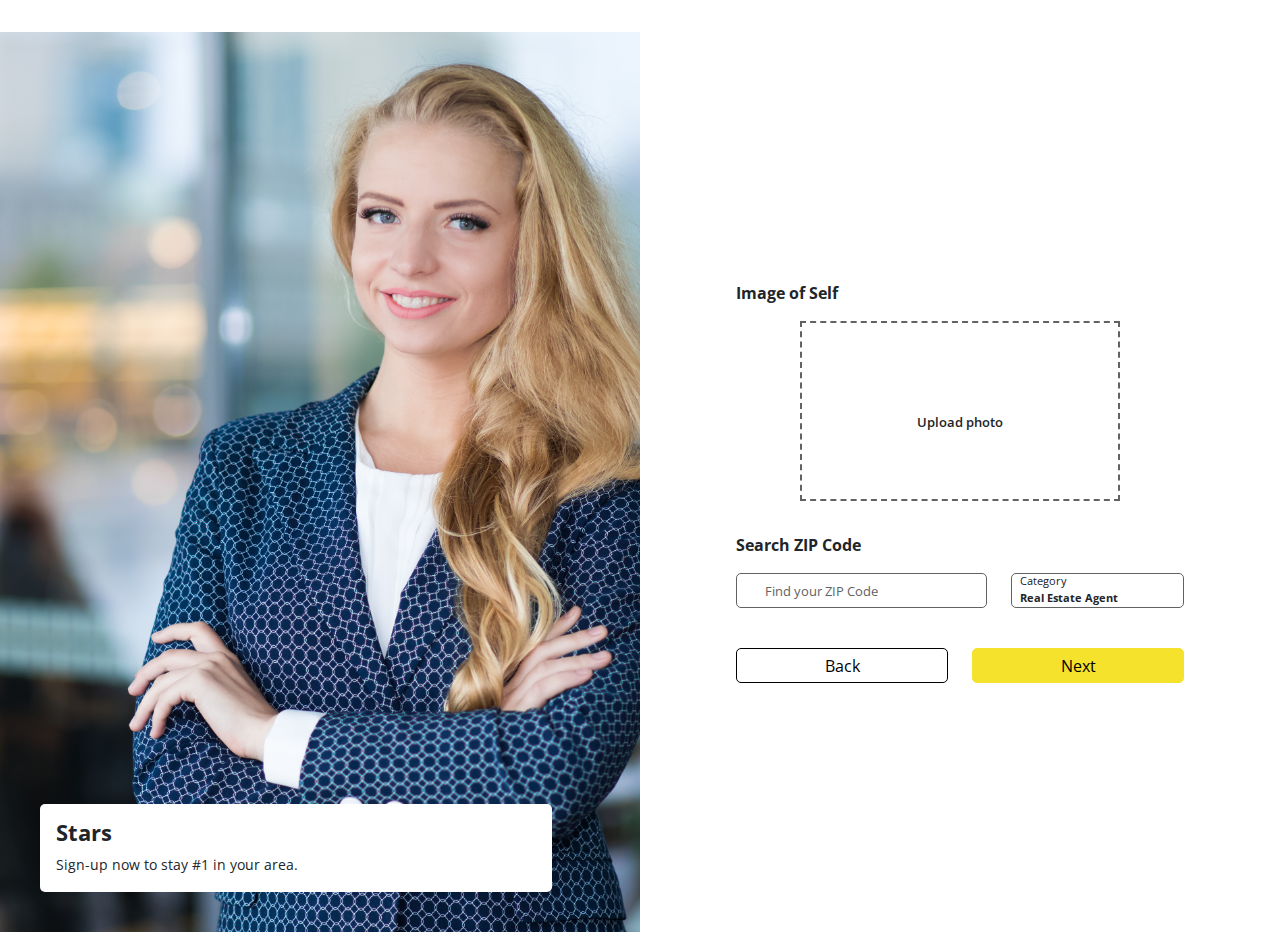
<file: index.html>
<!DOCTYPE html>
<html lang="en">

<head>
  <meta charset="UTF-8">
  <meta name="viewport" content="width=device-width, initial-scale=1.0">
  <title>Document</title>
  <link rel="stylesheet" href="assets/css/main.css">
</head>

<body>
  <div class="site-wrapper">
    <header class="header"></header><!-- /.header -->
    <main class="main-content">
      <div class="form-section">
        <div class="left-section">
          <div class="left-section-inner">
            <figure>
              <img src="assets/img/business-7.jpg" alt="">
              <figcaption>
                <div class="figcaption-inner">
                  <h4><b>Stars</b></h4>
                  <p>Sign-up now to stay #1 in your area.</p>
                </div><!-- /.figcaption-inner -->
              </figcaption>
            </figure>
          </div><!-- /.left-section-inner -->
        </div><!-- /.left-section -->
        <div class="right-section">
          <div class="close-button">
            <a href=""><i class="icon-x-circle1"></i></a>
          </div><!-- /.close-button -->
          <div class="right-section-inner">
            <div class="image-upload-heading">
              <p><b>Image of Self</b></p>
            </div><!-- /.image-upload-heading -->
            <label class="image-upload-box">
              <input type="file" class="file-upload">
              <span>Upload photo</span>
              <i class="icon-upload1"></i>
            </label><!-- /.image-upload-box -->
            <div class="zip-code-wrapper">
              <div class="zip-code-heading">
                <p><b>Search ZIP Code</b></p>
              </div><!-- /.zip-code-heading -->
              <div class="zip-code-inner">
                <div class="row">
                  <div class="col-sm-7 col-md-7">
                    <div class="zip-code-input">
                      <i class="icon-search1"></i>
                      <input type="text" placeholder="Find your ZIP Code">
                    </div><!-- /.zip-code-input -->
                  </div><!-- /.col-md-7 -->
                  <div class="col-sm-5 col-md-5">
                    <div class="category">
                      <div class="category-inner">
                        <p>Category</p>
                        <p><b>Real Estate Agent</b></p>
                      </div><!-- /.category-inner -->
                    </div><!-- /.category -->
                  </div><!-- /.col-md-5 -->
                </div><!-- /.row -->
              </div><!-- /.zip-code-inner -->
              <div class="anchors">
                <div class="row">
                  <div class="col-sm-6  col-md-6">
                    <div class="btn-wrapper">
                      <a href="#" class="theme-btn theme-btn-bordered w-100">Back</a>
                    </div><!-- /.btn-wrapper -->
                  </div><!-- /.col-md-6 -->
                  <div class="col-sm-6  col-md-6">
                    <div class="btn-wrapper">
                      <a href="form-page-2.html" class="theme-btn theme-btn-yellow w-100">Next</a>
                    </div><!-- /.btn-wrapper -->
                  </div><!-- /.col-md-6 -->
                </div><!-- /.row -->
              </div><!-- /.anchors-->
            </div><!-- /.zip-code-wrapper -->
          </div><!-- /.right-section-inner -->
        </div><!-- /.right-section -->
      </div><!-- /.form-section -->
    </main><!-- /.main-content -->
    <footer class="footer"></footer><!-- /.footer -->
  </div><!-- /.site-wrapper -->
</body>

</html>
</file>
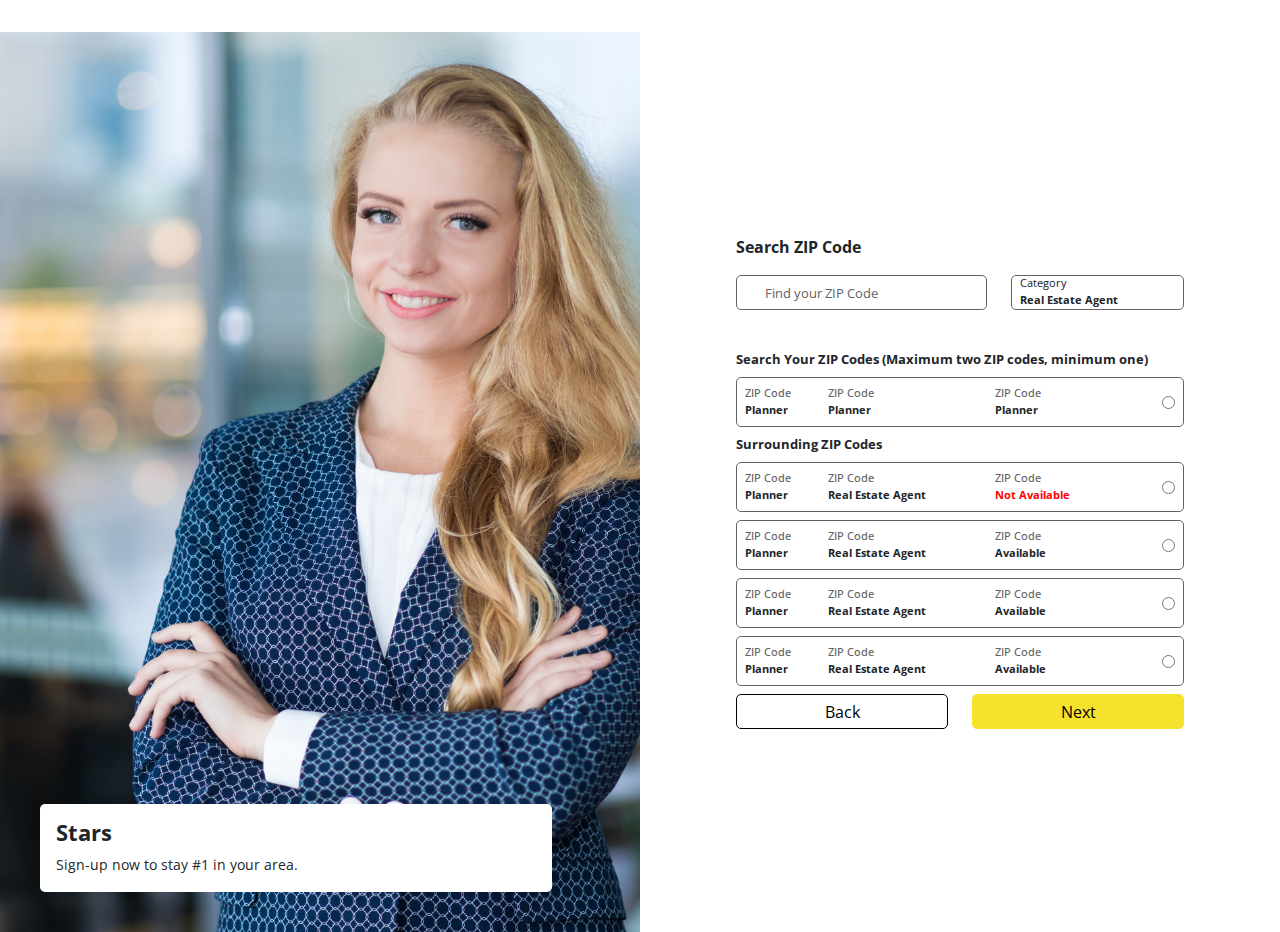
<file: form-page-2.html>
<!DOCTYPE html>
<html lang="en">
<head>
    <meta charset="UTF-8">
    <meta name="viewport" content="width=device-width, initial-scale=1.0">
    <title>Document</title>
    <link rel="stylesheet" href="assets/css/main.css">
</head>
<body>
    <div class="site-wrapper">
        <header class="header"></header><!-- /.header -->
        <main class="main-content">
          <div class="form-section">
            <div class="left-section">
              <div class="left-section-inner">
                <figure>
                  <img src="assets/img/business-7.jpg" alt="">
                  <figcaption>
                    <div class="figcaption-inner">
                      <h4><b>Stars</b></h4>
                      <p>Sign-up now to stay #1 in your area.</p>
                    </div><!-- /.figcaption-inner -->
                  </figcaption>
                </figure>
              </div><!-- /.left-section-inner -->
            </div><!-- /.left-section -->
            <div class="right-section">
              <div class="close-button">
                <a href=""><i class="icon-x-circle1"></i></a>
              </div><!-- /.close-button -->
              <div class="right-section-inner">


                <div class="zip-code-wrapper">
                  <div class="zip-code-heading">
                    <p><b>Search ZIP Code</b></p>
                  </div><!-- /.zip-code-heading -->
                  <div class="zip-code-inner">
                    <div class="row">
                      <div class="col-sm-7 col-md-7">
                        <div class="zip-code-input">
                          <i class="icon-search1"></i>
                          <input type="text" placeholder="Find your ZIP Code">
                        </div><!-- /.zip-code-input -->
                      </div><!-- /.col-md-7 -->
                      <div class="col-sm-5 col-md-5">
                        <div class="category">
                          <div class="category-inner">
                            <p>Category</p>
                            <p><b>Real Estate Agent</b></p>
                          </div><!-- /.category-inner -->
                        </div><!-- /.category -->
                      </div><!-- /.col-md-5 -->
                    </div><!-- /.row -->
                  </div><!-- /.zip-code-inner -->
                  <div class="search-zip-codes">
                    <div class="title-2">
                      <strong>Search Your ZIP Codes (Maximum two ZIP codes, minimum one)</strong>
                    </div><!-- /.title -->
                    <label for="input-choose-1" class="login-search-pod">
                      <span>
                        <b>ZIP Code</b>
                        <strong>Planner</strong>
                      </span>
                      <span>
                        <b>ZIP Code</b>
                        <strong>Planner</strong>
                      </span>
                      <span class="">
                        <b>ZIP Code</b>
                        <strong>Planner</strong>
                      </span>                    
                      <input type="radio" id="input-choose-1" name="recommend">
                    </label>
                    <div class="title-3">
                      <strong>Surrounding ZIP Codes</strong>
                    </div><!-- /.title -->
                    <label for="input-choose-2" class="login-search-pod">
                      <span>
                        <b>ZIP Code</b>
                        <strong>Planner</strong>
                      </span>
                      <span>
                        <b>ZIP Code</b>
                        <strong>Real Estate Agent</strong>
                      </span>
                      <span class="">
                        <b>ZIP Code</b>
                        <strong class="n-a">Not Available</strong>
                      </span>                    
                      <input type="radio" id="input-choose-2" name="choose">
                    </label>
                    <label for="input-choose-3" class="login-search-pod">
                      <span>
                        <b>ZIP Code</b>
                        <strong>Planner</strong>
                      </span>
                      <span>
                        <b>ZIP Code</b>
                        <strong>Real Estate Agent</strong>
                      </span>
                      <span class="">
                        <b>ZIP Code</b>
                        <strong>Available</strong>
                      </span>                    
                      <input type="radio" id="input-choose-3" name="choose">
                    </label>
                    <label for="input-choose-4" class="login-search-pod">
                      <span>
                        <b>ZIP Code</b>
                        <strong>Planner</strong>
                      </span>
                      <span>
                        <b>ZIP Code</b>
                        <strong>Real Estate Agent</strong>
                      </span>
                      <span class="">
                        <b>ZIP Code</b>
                        <strong>Available</strong>
                      </span>                    
                      <input type="radio" id="input-choose-4" name="choose">
                    </label>
                    <label for="input-choose-5" class="login-search-pod">
                      <span>
                        <b>ZIP Code</b>
                        <strong>Planner</strong>
                      </span>
                      <span>
                        <b>ZIP Code</b>
                        <strong>Real Estate Agent</strong>
                      </span>
                      <span class="" >
                        <b>ZIP Code</b>
                        <strong>Available</strong>
                      </span>                    
                      <input type="radio" id="input-choose-5" name="choose">
                    </label>
                                
                  </div><!-- /.search-zip-codes -->
                  <div class="anchors">
                    <div class="row">
                      <div class="col-sm-6  col-md-6">
                        <div class="btn-wrapper">
                          <a href="index.html" class="theme-btn theme-btn-bordered w-100">Back</a>
                        </div><!-- /.btn-wrapper -->
                      </div><!-- /.col-md-6 -->
                      <div class="col-sm-6  col-md-6">
                        <div class="btn-wrapper">
                          <a href="dashboard.html" class="theme-btn theme-btn-yellow w-100">Next</a>
                        </div><!-- /.btn-wrapper -->
                      </div><!-- /.col-md-6 -->
                    </div><!-- /.row -->
                  </div><!-- /.anchors-->
                </div><!-- /.zip-code-wrapper -->
              </div><!-- /.right-section-inner -->
            </div><!-- /.right-section -->
          </div><!-- /.form-section -->
        </main><!-- /.main-content -->
        <footer class="footer"></footer><!-- /.footer -->
      </div><!-- /.site-wrapper -->

</body>
</html>
</file>
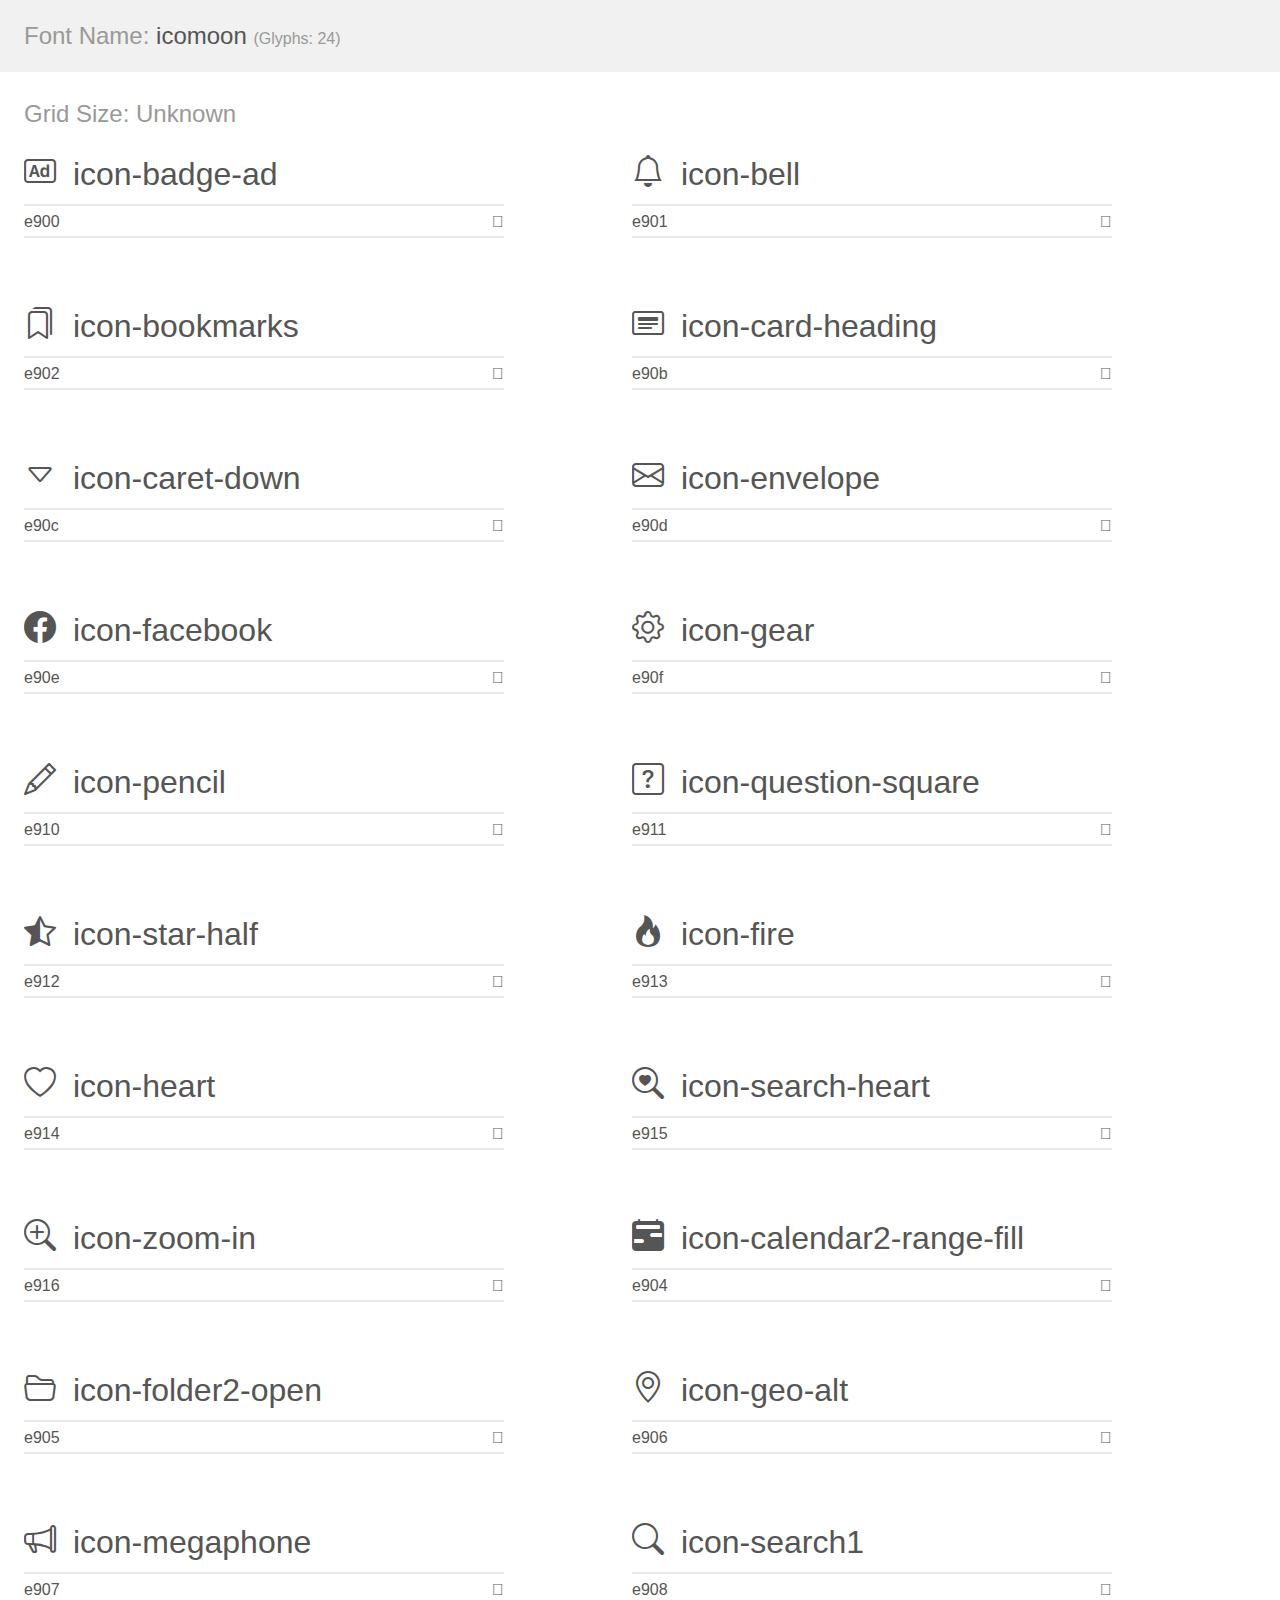
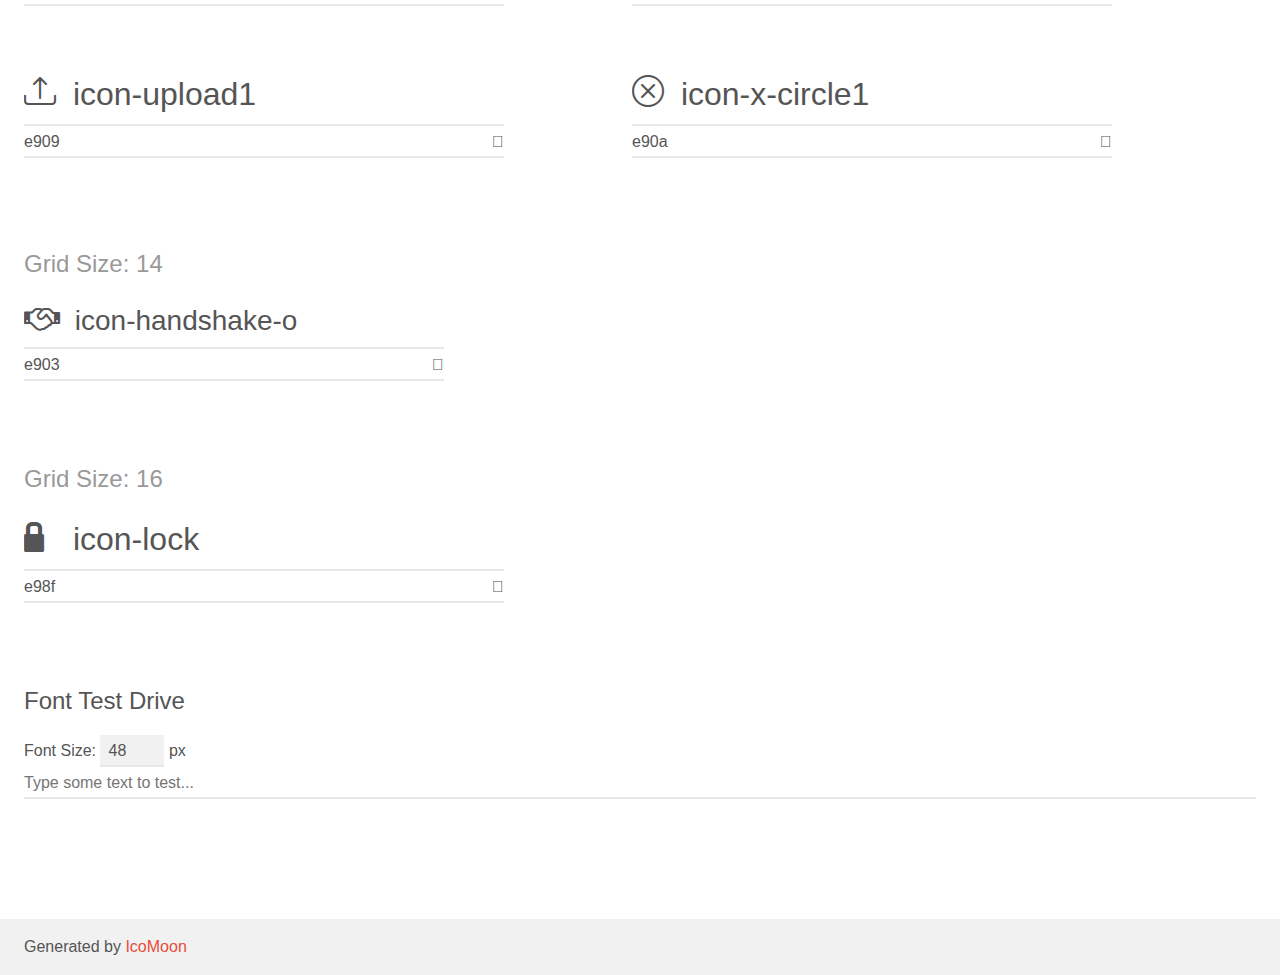
<file: assets/icomoon (2)/demo.html>
<!doctype html>
<html>
<head>
    <meta charset="utf-8">
    <title>IcoMoon Demo</title>
    <meta name="description" content="An Icon Font Generated By IcoMoon.io">
    <meta name="viewport" content="width=device-width, initial-scale=1">
    <link rel="stylesheet" href="demo-files/demo.css">
    <link rel="stylesheet" href="style.css"></head>
<body>
    <div class="bgc1 clearfix">
        <h1 class="mhmm mvm"><span class="fgc1">Font Name:</span> icomoon <small class="fgc1">(Glyphs:&nbsp;24)</small></h1>
    </div>
    <div class="clearfix mhl ptl">
        <h1 class="mvm mtn fgc1">Grid Size: Unknown</h1>
        <div class="glyph fs1">
            <div class="clearfix bshadow0 pbs">
                <span class="icon-badge-ad"></span>
                <span class="mls"> icon-badge-ad</span>
            </div>
            <fieldset class="fs0 size1of1 clearfix hidden-false">
                <input type="text" readonly value="e900" class="unit size1of2" />
                <input type="text" maxlength="1" readonly value="&#xe900;" class="unitRight size1of2 talign-right" />
            </fieldset>
            <div class="fs0 bshadow0 clearfix hidden-true">
                <span class="unit pvs fgc1">liga: </span>
                <input type="text" readonly value="" class="liga unitRight" />
            </div>
        </div>
        <div class="glyph fs1">
            <div class="clearfix bshadow0 pbs">
                <span class="icon-bell"></span>
                <span class="mls"> icon-bell</span>
            </div>
            <fieldset class="fs0 size1of1 clearfix hidden-false">
                <input type="text" readonly value="e901" class="unit size1of2" />
                <input type="text" maxlength="1" readonly value="&#xe901;" class="unitRight size1of2 talign-right" />
            </fieldset>
            <div class="fs0 bshadow0 clearfix hidden-true">
                <span class="unit pvs fgc1">liga: </span>
                <input type="text" readonly value="" class="liga unitRight" />
            </div>
        </div>
        <div class="glyph fs1">
            <div class="clearfix bshadow0 pbs">
                <span class="icon-bookmarks"></span>
                <span class="mls"> icon-bookmarks</span>
            </div>
            <fieldset class="fs0 size1of1 clearfix hidden-false">
                <input type="text" readonly value="e902" class="unit size1of2" />
                <input type="text" maxlength="1" readonly value="&#xe902;" class="unitRight size1of2 talign-right" />
            </fieldset>
            <div class="fs0 bshadow0 clearfix hidden-true">
                <span class="unit pvs fgc1">liga: </span>
                <input type="text" readonly value="" class="liga unitRight" />
            </div>
        </div>
        <div class="glyph fs1">
            <div class="clearfix bshadow0 pbs">
                <span class="icon-card-heading"></span>
                <span class="mls"> icon-card-heading</span>
            </div>
            <fieldset class="fs0 size1of1 clearfix hidden-false">
                <input type="text" readonly value="e90b" class="unit size1of2" />
                <input type="text" maxlength="1" readonly value="&#xe90b;" class="unitRight size1of2 talign-right" />
            </fieldset>
            <div class="fs0 bshadow0 clearfix hidden-true">
                <span class="unit pvs fgc1">liga: </span>
                <input type="text" readonly value="" class="liga unitRight" />
            </div>
        </div>
        <div class="glyph fs1">
            <div class="clearfix bshadow0 pbs">
                <span class="icon-caret-down"></span>
                <span class="mls"> icon-caret-down</span>
            </div>
            <fieldset class="fs0 size1of1 clearfix hidden-false">
                <input type="text" readonly value="e90c" class="unit size1of2" />
                <input type="text" maxlength="1" readonly value="&#xe90c;" class="unitRight size1of2 talign-right" />
            </fieldset>
            <div class="fs0 bshadow0 clearfix hidden-true">
                <span class="unit pvs fgc1">liga: </span>
                <input type="text" readonly value="" class="liga unitRight" />
            </div>
        </div>
        <div class="glyph fs1">
            <div class="clearfix bshadow0 pbs">
                <span class="icon-envelope"></span>
                <span class="mls"> icon-envelope</span>
            </div>
            <fieldset class="fs0 size1of1 clearfix hidden-false">
                <input type="text" readonly value="e90d" class="unit size1of2" />
                <input type="text" maxlength="1" readonly value="&#xe90d;" class="unitRight size1of2 talign-right" />
            </fieldset>
            <div class="fs0 bshadow0 clearfix hidden-true">
                <span class="unit pvs fgc1">liga: </span>
                <input type="text" readonly value="" class="liga unitRight" />
            </div>
        </div>
        <div class="glyph fs1">
            <div class="clearfix bshadow0 pbs">
                <span class="icon-facebook"></span>
                <span class="mls"> icon-facebook</span>
            </div>
            <fieldset class="fs0 size1of1 clearfix hidden-false">
                <input type="text" readonly value="e90e" class="unit size1of2" />
                <input type="text" maxlength="1" readonly value="&#xe90e;" class="unitRight size1of2 talign-right" />
            </fieldset>
            <div class="fs0 bshadow0 clearfix hidden-true">
                <span class="unit pvs fgc1">liga: </span>
                <input type="text" readonly value="" class="liga unitRight" />
            </div>
        </div>
        <div class="glyph fs1">
            <div class="clearfix bshadow0 pbs">
                <span class="icon-gear"></span>
                <span class="mls"> icon-gear</span>
            </div>
            <fieldset class="fs0 size1of1 clearfix hidden-false">
                <input type="text" readonly value="e90f" class="unit size1of2" />
                <input type="text" maxlength="1" readonly value="&#xe90f;" class="unitRight size1of2 talign-right" />
            </fieldset>
            <div class="fs0 bshadow0 clearfix hidden-true">
                <span class="unit pvs fgc1">liga: </span>
                <input type="text" readonly value="" class="liga unitRight" />
            </div>
        </div>
        <div class="glyph fs1">
            <div class="clearfix bshadow0 pbs">
                <span class="icon-pencil"></span>
                <span class="mls"> icon-pencil</span>
            </div>
            <fieldset class="fs0 size1of1 clearfix hidden-false">
                <input type="text" readonly value="e910" class="unit size1of2" />
                <input type="text" maxlength="1" readonly value="&#xe910;" class="unitRight size1of2 talign-right" />
            </fieldset>
            <div class="fs0 bshadow0 clearfix hidden-true">
                <span class="unit pvs fgc1">liga: </span>
                <input type="text" readonly value="" class="liga unitRight" />
            </div>
        </div>
        <div class="glyph fs1">
            <div class="clearfix bshadow0 pbs">
                <span class="icon-question-square"></span>
                <span class="mls"> icon-question-square</span>
            </div>
            <fieldset class="fs0 size1of1 clearfix hidden-false">
                <input type="text" readonly value="e911" class="unit size1of2" />
                <input type="text" maxlength="1" readonly value="&#xe911;" class="unitRight size1of2 talign-right" />
            </fieldset>
            <div class="fs0 bshadow0 clearfix hidden-true">
                <span class="unit pvs fgc1">liga: </span>
                <input type="text" readonly value="" class="liga unitRight" />
            </div>
        </div>
        <div class="glyph fs1">
            <div class="clearfix bshadow0 pbs">
                <span class="icon-star-half"></span>
                <span class="mls"> icon-star-half</span>
            </div>
            <fieldset class="fs0 size1of1 clearfix hidden-false">
                <input type="text" readonly value="e912" class="unit size1of2" />
                <input type="text" maxlength="1" readonly value="&#xe912;" class="unitRight size1of2 talign-right" />
            </fieldset>
            <div class="fs0 bshadow0 clearfix hidden-true">
                <span class="unit pvs fgc1">liga: </span>
                <input type="text" readonly value="" class="liga unitRight" />
            </div>
        </div>
        <div class="glyph fs1">
            <div class="clearfix bshadow0 pbs">
                <span class="icon-fire"></span>
                <span class="mls"> icon-fire</span>
            </div>
            <fieldset class="fs0 size1of1 clearfix hidden-false">
                <input type="text" readonly value="e913" class="unit size1of2" />
                <input type="text" maxlength="1" readonly value="&#xe913;" class="unitRight size1of2 talign-right" />
            </fieldset>
            <div class="fs0 bshadow0 clearfix hidden-true">
                <span class="unit pvs fgc1">liga: </span>
                <input type="text" readonly value="" class="liga unitRight" />
            </div>
        </div>
        <div class="glyph fs1">
            <div class="clearfix bshadow0 pbs">
                <span class="icon-heart"></span>
                <span class="mls"> icon-heart</span>
            </div>
            <fieldset class="fs0 size1of1 clearfix hidden-false">
                <input type="text" readonly value="e914" class="unit size1of2" />
                <input type="text" maxlength="1" readonly value="&#xe914;" class="unitRight size1of2 talign-right" />
            </fieldset>
            <div class="fs0 bshadow0 clearfix hidden-true">
                <span class="unit pvs fgc1">liga: </span>
                <input type="text" readonly value="" class="liga unitRight" />
            </div>
        </div>
        <div class="glyph fs1">
            <div class="clearfix bshadow0 pbs">
                <span class="icon-search-heart"></span>
                <span class="mls"> icon-search-heart</span>
            </div>
            <fieldset class="fs0 size1of1 clearfix hidden-false">
                <input type="text" readonly value="e915" class="unit size1of2" />
                <input type="text" maxlength="1" readonly value="&#xe915;" class="unitRight size1of2 talign-right" />
            </fieldset>
            <div class="fs0 bshadow0 clearfix hidden-true">
                <span class="unit pvs fgc1">liga: </span>
                <input type="text" readonly value="" class="liga unitRight" />
            </div>
        </div>
        <div class="glyph fs1">
            <div class="clearfix bshadow0 pbs">
                <span class="icon-zoom-in"></span>
                <span class="mls"> icon-zoom-in</span>
            </div>
            <fieldset class="fs0 size1of1 clearfix hidden-false">
                <input type="text" readonly value="e916" class="unit size1of2" />
                <input type="text" maxlength="1" readonly value="&#xe916;" class="unitRight size1of2 talign-right" />
            </fieldset>
            <div class="fs0 bshadow0 clearfix hidden-true">
                <span class="unit pvs fgc1">liga: </span>
                <input type="text" readonly value="" class="liga unitRight" />
            </div>
        </div>
        <div class="glyph fs1">
            <div class="clearfix bshadow0 pbs">
                <span class="icon-calendar2-range-fill"></span>
                <span class="mls"> icon-calendar2-range-fill</span>
            </div>
            <fieldset class="fs0 size1of1 clearfix hidden-false">
                <input type="text" readonly value="e904" class="unit size1of2" />
                <input type="text" maxlength="1" readonly value="&#xe904;" class="unitRight size1of2 talign-right" />
            </fieldset>
            <div class="fs0 bshadow0 clearfix hidden-true">
                <span class="unit pvs fgc1">liga: </span>
                <input type="text" readonly value="" class="liga unitRight" />
            </div>
        </div>
        <div class="glyph fs1">
            <div class="clearfix bshadow0 pbs">
                <span class="icon-folder2-open"></span>
                <span class="mls"> icon-folder2-open</span>
            </div>
            <fieldset class="fs0 size1of1 clearfix hidden-false">
                <input type="text" readonly value="e905" class="unit size1of2" />
                <input type="text" maxlength="1" readonly value="&#xe905;" class="unitRight size1of2 talign-right" />
            </fieldset>
            <div class="fs0 bshadow0 clearfix hidden-true">
                <span class="unit pvs fgc1">liga: </span>
                <input type="text" readonly value="" class="liga unitRight" />
            </div>
        </div>
        <div class="glyph fs1">
            <div class="clearfix bshadow0 pbs">
                <span class="icon-geo-alt"></span>
                <span class="mls"> icon-geo-alt</span>
            </div>
            <fieldset class="fs0 size1of1 clearfix hidden-false">
                <input type="text" readonly value="e906" class="unit size1of2" />
                <input type="text" maxlength="1" readonly value="&#xe906;" class="unitRight size1of2 talign-right" />
            </fieldset>
            <div class="fs0 bshadow0 clearfix hidden-true">
                <span class="unit pvs fgc1">liga: </span>
                <input type="text" readonly value="" class="liga unitRight" />
            </div>
        </div>
        <div class="glyph fs1">
            <div class="clearfix bshadow0 pbs">
                <span class="icon-megaphone"></span>
                <span class="mls"> icon-megaphone</span>
            </div>
            <fieldset class="fs0 size1of1 clearfix hidden-false">
                <input type="text" readonly value="e907" class="unit size1of2" />
                <input type="text" maxlength="1" readonly value="&#xe907;" class="unitRight size1of2 talign-right" />
            </fieldset>
            <div class="fs0 bshadow0 clearfix hidden-true">
                <span class="unit pvs fgc1">liga: </span>
                <input type="text" readonly value="" class="liga unitRight" />
            </div>
        </div>
        <div class="glyph fs1">
            <div class="clearfix bshadow0 pbs">
                <span class="icon-search1"></span>
                <span class="mls"> icon-search1</span>
            </div>
            <fieldset class="fs0 size1of1 clearfix hidden-false">
                <input type="text" readonly value="e908" class="unit size1of2" />
                <input type="text" maxlength="1" readonly value="&#xe908;" class="unitRight size1of2 talign-right" />
            </fieldset>
            <div class="fs0 bshadow0 clearfix hidden-true">
                <span class="unit pvs fgc1">liga: </span>
                <input type="text" readonly value="" class="liga unitRight" />
            </div>
        </div>
        <div class="glyph fs1">
            <div class="clearfix bshadow0 pbs">
                <span class="icon-upload1"></span>
                <span class="mls"> icon-upload1</span>
            </div>
            <fieldset class="fs0 size1of1 clearfix hidden-false">
                <input type="text" readonly value="e909" class="unit size1of2" />
                <input type="text" maxlength="1" readonly value="&#xe909;" class="unitRight size1of2 talign-right" />
            </fieldset>
            <div class="fs0 bshadow0 clearfix hidden-true">
                <span class="unit pvs fgc1">liga: </span>
                <input type="text" readonly value="" class="liga unitRight" />
            </div>
        </div>
        <div class="glyph fs1">
            <div class="clearfix bshadow0 pbs">
                <span class="icon-x-circle1"></span>
                <span class="mls"> icon-x-circle1</span>
            </div>
            <fieldset class="fs0 size1of1 clearfix hidden-false">
                <input type="text" readonly value="e90a" class="unit size1of2" />
                <input type="text" maxlength="1" readonly value="&#xe90a;" class="unitRight size1of2 talign-right" />
            </fieldset>
            <div class="fs0 bshadow0 clearfix hidden-true">
                <span class="unit pvs fgc1">liga: </span>
                <input type="text" readonly value="" class="liga unitRight" />
            </div>
        </div>
    </div>
    <div class="clearfix mhl ptl">
        <h1 class="mvm mtn fgc1">Grid Size: 14</h1>
        <div class="glyph fs2">
            <div class="clearfix bshadow0 pbs">
                <span class="icon-handshake-o"></span>
                <span class="mls"> icon-handshake-o</span>
            </div>
            <fieldset class="fs0 size1of1 clearfix hidden-false">
                <input type="text" readonly value="e903" class="unit size1of2" />
                <input type="text" maxlength="1" readonly value="&#xe903;" class="unitRight size1of2 talign-right" />
            </fieldset>
            <div class="fs0 bshadow0 clearfix hidden-true">
                <span class="unit pvs fgc1">liga: </span>
                <input type="text" readonly value="" class="liga unitRight" />
            </div>
        </div>
    </div>
    <div class="clearfix mhl ptl">
        <h1 class="mvm mtn fgc1">Grid Size: 16</h1>
        <div class="glyph fs3">
            <div class="clearfix bshadow0 pbs">
                <span class="icon-lock"></span>
                <span class="mls"> icon-lock</span>
            </div>
            <fieldset class="fs0 size1of1 clearfix hidden-false">
                <input type="text" readonly value="e98f" class="unit size1of2" />
                <input type="text" maxlength="1" readonly value="&#xe98f;" class="unitRight size1of2 talign-right" />
            </fieldset>
            <div class="fs0 bshadow0 clearfix hidden-true">
                <span class="unit pvs fgc1">liga: </span>
                <input type="text" readonly value="lock, secure" class="liga unitRight" />
            </div>
        </div>
    </div>

    <!--[if gt IE 8]><!-->
    <div class="mhl clearfix mbl">
        <h1>Font Test Drive</h1>
        <label>
            Font Size: <input id="fontSize" type="number" class="textbox0 mbm"
            min="8" value="48" />
            px
        </label>
        <input id="testText" type="text" class="phl size1of1 mvl"
        placeholder="Type some text to test..." value=""/>
        <div id="testDrive" class="icon-" style="font-family: icomoon">&nbsp;
        </div>
    </div>
    <!--<![endif]-->
    <div class="bgc1 clearfix">
        <p class="mhl">Generated by <a href="https://icomoon.io/app">IcoMoon</a></p>
    </div>

    <script src="demo-files/demo.js"></script>
</body>
</html>
</file>
<file: assets/css/main.css>
@charset "UTF-8";
@import url("https://fonts.googleapis.com/css2?family=Open+Sans:ital,wght@0,300..800;1,300..800&display=swap");
@font-face {
  font-family: "icomoon";
  src: url("fonts/icomoon.eot?g9uzud");
  src: url("fonts/icomoon.eot?g9uzud#iefix") format("embedded-opentype"), url("fonts/icomoon.ttf?g9uzud") format("truetype"), url("fonts/icomoon.woff?g9uzud") format("woff"), url("fonts/icomoon.svg?g9uzud#icomoon") format("svg");
  font-weight: normal;
  font-style: normal;
  font-display: block;
}
[class^=icon-], [class*=" icon-"] {
  /* use !important to prevent issues with browser extensions that change fonts */
  font-family: "icomoon" !important;
  speak: never;
  font-style: normal;
  font-weight: normal;
  font-variant: normal;
  text-transform: none;
  line-height: 1;
  /* Better Font Rendering =========== */
  -webkit-font-smoothing: antialiased;
  -moz-osx-font-smoothing: grayscale;
}

.icon-badge-ad:before {
  content: "\e900";
}

.icon-bell:before {
  content: "\e901";
}

.icon-bookmarks:before {
  content: "\e902";
}

.icon-card-heading:before {
  content: "\e90b";
}

.icon-caret-down:before {
  content: "\e90c";
}

.icon-envelope:before {
  content: "\e90d";
}

.icon-facebook:before {
  content: "\e90e";
}

.icon-gear:before {
  content: "\e90f";
}

.icon-pencil:before {
  content: "\e910";
}

.icon-question-square:before {
  content: "\e911";
}

.icon-star-half:before {
  content: "\e912";
}

.icon-fire:before {
  content: "\e913";
}

.icon-heart:before {
  content: "\e914";
}

.icon-search-heart:before {
  content: "\e915";
}

.icon-zoom-in:before {
  content: "\e916";
}

.icon-calendar2-range-fill:before {
  content: "\e904";
}

.icon-folder2-open:before {
  content: "\e905";
}

.icon-geo-alt:before {
  content: "\e906";
}

.icon-megaphone:before {
  content: "\e907";
}

.icon-search1:before {
  content: "\e908";
}

.icon-upload1:before {
  content: "\e909";
}

.icon-x-circle1:before {
  content: "\e90a";
}

.icon-handshake-o:before {
  content: "\e903";
}

.icon-lock:before {
  content: "\e98f";
}

/*!
 * Bootstrap  v5.3.3 (https://getbootstrap.com/)
 * Copyright 2011-2024 The Bootstrap Authors
 * Licensed under MIT (https://github.com/twbs/bootstrap/blob/main/LICENSE)
 */
:root,
[data-bs-theme=light] {
  --bs-blue: #0d6efd;
  --bs-indigo: #6610f2;
  --bs-purple: #6f42c1;
  --bs-pink: #d63384;
  --bs-red: #dc3545;
  --bs-orange: #fd7e14;
  --bs-yellow: #ffc107;
  --bs-green: #198754;
  --bs-teal: #20c997;
  --bs-cyan: #0dcaf0;
  --bs-black: #000;
  --bs-white: #fff;
  --bs-gray: #6c757d;
  --bs-gray-dark: #343a40;
  --bs-gray-100: #f8f9fa;
  --bs-gray-200: #e9ecef;
  --bs-gray-300: #dee2e6;
  --bs-gray-400: #ced4da;
  --bs-gray-500: #adb5bd;
  --bs-gray-600: #6c757d;
  --bs-gray-700: #495057;
  --bs-gray-800: #343a40;
  --bs-gray-900: #212529;
  --bs-primary: #0d6efd;
  --bs-secondary: #6c757d;
  --bs-success: #198754;
  --bs-info: #0dcaf0;
  --bs-warning: #ffc107;
  --bs-danger: #dc3545;
  --bs-light: #f8f9fa;
  --bs-dark: #212529;
  --bs-primary-rgb: 13, 110, 253;
  --bs-secondary-rgb: 108, 117, 125;
  --bs-success-rgb: 25, 135, 84;
  --bs-info-rgb: 13, 202, 240;
  --bs-warning-rgb: 255, 193, 7;
  --bs-danger-rgb: 220, 53, 69;
  --bs-light-rgb: 248, 249, 250;
  --bs-dark-rgb: 33, 37, 41;
  --bs-primary-text-emphasis: #052c65;
  --bs-secondary-text-emphasis: #2b2f32;
  --bs-success-text-emphasis: #0a3622;
  --bs-info-text-emphasis: #055160;
  --bs-warning-text-emphasis: #664d03;
  --bs-danger-text-emphasis: #58151c;
  --bs-light-text-emphasis: #495057;
  --bs-dark-text-emphasis: #495057;
  --bs-primary-bg-subtle: #cfe2ff;
  --bs-secondary-bg-subtle: #e2e3e5;
  --bs-success-bg-subtle: #d1e7dd;
  --bs-info-bg-subtle: #cff4fc;
  --bs-warning-bg-subtle: #fff3cd;
  --bs-danger-bg-subtle: #f8d7da;
  --bs-light-bg-subtle: #fcfcfd;
  --bs-dark-bg-subtle: #ced4da;
  --bs-primary-border-subtle: #9ec5fe;
  --bs-secondary-border-subtle: #c4c8cb;
  --bs-success-border-subtle: #a3cfbb;
  --bs-info-border-subtle: #9eeaf9;
  --bs-warning-border-subtle: #ffe69c;
  --bs-danger-border-subtle: #f1aeb5;
  --bs-light-border-subtle: #e9ecef;
  --bs-dark-border-subtle: #adb5bd;
  --bs-white-rgb: 255, 255, 255;
  --bs-black-rgb: 0, 0, 0;
  --bs-font-sans-serif: system-ui, -apple-system, "Segoe UI", Roboto, "Helvetica Neue", "Noto Sans", "Liberation Sans", Arial, sans-serif, "Apple Color Emoji", "Segoe UI Emoji", "Segoe UI Symbol", "Noto Color Emoji";
  --bs-font-monospace: SFMono-Regular, Menlo, Monaco, Consolas, "Liberation Mono", "Courier New", monospace;
  --bs-gradient: linear-gradient(180deg, rgba(255, 255, 255, 0.15), rgba(255, 255, 255, 0));
  --bs-body-font-family: var(--bs-font-sans-serif);
  --bs-body-font-size: 1rem;
  --bs-body-font-weight: 400;
  --bs-body-line-height: 1.5;
  --bs-body-color: #212529;
  --bs-body-color-rgb: 33, 37, 41;
  --bs-body-bg: #fff;
  --bs-body-bg-rgb: 255, 255, 255;
  --bs-emphasis-color: #000;
  --bs-emphasis-color-rgb: 0, 0, 0;
  --bs-secondary-color: rgba(33, 37, 41, 0.75);
  --bs-secondary-color-rgb: 33, 37, 41;
  --bs-secondary-bg: #e9ecef;
  --bs-secondary-bg-rgb: 233, 236, 239;
  --bs-tertiary-color: rgba(33, 37, 41, 0.5);
  --bs-tertiary-color-rgb: 33, 37, 41;
  --bs-tertiary-bg: #f8f9fa;
  --bs-tertiary-bg-rgb: 248, 249, 250;
  --bs-heading-color: inherit;
  --bs-link-color: #0d6efd;
  --bs-link-color-rgb: 13, 110, 253;
  --bs-link-decoration: underline;
  --bs-link-hover-color: #0a58ca;
  --bs-link-hover-color-rgb: 10, 88, 202;
  --bs-code-color: #d63384;
  --bs-highlight-color: #212529;
  --bs-highlight-bg: #fff3cd;
  --bs-border-width: 1px;
  --bs-border-style: solid;
  --bs-border-color: #dee2e6;
  --bs-border-color-translucent: rgba(0, 0, 0, 0.175);
  --bs-border-radius: 0.375rem;
  --bs-border-radius-sm: 0.25rem;
  --bs-border-radius-lg: 0.5rem;
  --bs-border-radius-xl: 1rem;
  --bs-border-radius-xxl: 2rem;
  --bs-border-radius-2xl: var(--bs-border-radius-xxl);
  --bs-border-radius-pill: 50rem;
  --bs-box-shadow: 0 0.5rem 1rem rgba(0, 0, 0, 0.15);
  --bs-box-shadow-sm: 0 0.125rem 0.25rem rgba(0, 0, 0, 0.075);
  --bs-box-shadow-lg: 0 1rem 3rem rgba(0, 0, 0, 0.175);
  --bs-box-shadow-inset: inset 0 1px 2px rgba(0, 0, 0, 0.075);
  --bs-focus-ring-width: 0.25rem;
  --bs-focus-ring-opacity: 0.25;
  --bs-focus-ring-color: rgba(13, 110, 253, 0.25);
  --bs-form-valid-color: #198754;
  --bs-form-valid-border-color: #198754;
  --bs-form-invalid-color: #dc3545;
  --bs-form-invalid-border-color: #dc3545;
}

[data-bs-theme=dark] {
  color-scheme: dark;
  --bs-body-color: #dee2e6;
  --bs-body-color-rgb: 222, 226, 230;
  --bs-body-bg: #212529;
  --bs-body-bg-rgb: 33, 37, 41;
  --bs-emphasis-color: #fff;
  --bs-emphasis-color-rgb: 255, 255, 255;
  --bs-secondary-color: rgba(222, 226, 230, 0.75);
  --bs-secondary-color-rgb: 222, 226, 230;
  --bs-secondary-bg: #343a40;
  --bs-secondary-bg-rgb: 52, 58, 64;
  --bs-tertiary-color: rgba(222, 226, 230, 0.5);
  --bs-tertiary-color-rgb: 222, 226, 230;
  --bs-tertiary-bg: #2b3035;
  --bs-tertiary-bg-rgb: 43, 48, 53;
  --bs-primary-text-emphasis: #6ea8fe;
  --bs-secondary-text-emphasis: #a7acb1;
  --bs-success-text-emphasis: #75b798;
  --bs-info-text-emphasis: #6edff6;
  --bs-warning-text-emphasis: #ffda6a;
  --bs-danger-text-emphasis: #ea868f;
  --bs-light-text-emphasis: #f8f9fa;
  --bs-dark-text-emphasis: #dee2e6;
  --bs-primary-bg-subtle: #031633;
  --bs-secondary-bg-subtle: #161719;
  --bs-success-bg-subtle: #051b11;
  --bs-info-bg-subtle: #032830;
  --bs-warning-bg-subtle: #332701;
  --bs-danger-bg-subtle: #2c0b0e;
  --bs-light-bg-subtle: #343a40;
  --bs-dark-bg-subtle: #1a1d20;
  --bs-primary-border-subtle: #084298;
  --bs-secondary-border-subtle: #41464b;
  --bs-success-border-subtle: #0f5132;
  --bs-info-border-subtle: #087990;
  --bs-warning-border-subtle: #997404;
  --bs-danger-border-subtle: #842029;
  --bs-light-border-subtle: #495057;
  --bs-dark-border-subtle: #343a40;
  --bs-heading-color: inherit;
  --bs-link-color: #6ea8fe;
  --bs-link-hover-color: #8bb9fe;
  --bs-link-color-rgb: 110, 168, 254;
  --bs-link-hover-color-rgb: 139, 185, 254;
  --bs-code-color: #e685b5;
  --bs-highlight-color: #dee2e6;
  --bs-highlight-bg: #664d03;
  --bs-border-color: #495057;
  --bs-border-color-translucent: rgba(255, 255, 255, 0.15);
  --bs-form-valid-color: #75b798;
  --bs-form-valid-border-color: #75b798;
  --bs-form-invalid-color: #ea868f;
  --bs-form-invalid-border-color: #ea868f;
}

*,
*::before,
*::after {
  box-sizing: border-box;
}

@media (prefers-reduced-motion: no-preference) {
  :root {
    scroll-behavior: smooth;
  }
}

body {
  margin: 0;
  font-family: var(--bs-body-font-family);
  font-size: var(--bs-body-font-size);
  font-weight: var(--bs-body-font-weight);
  line-height: var(--bs-body-line-height);
  color: var(--bs-body-color);
  text-align: var(--bs-body-text-align);
  background-color: var(--bs-body-bg);
  -webkit-text-size-adjust: 100%;
  -webkit-tap-highlight-color: rgba(0, 0, 0, 0);
}

hr {
  margin: 1rem 0;
  color: inherit;
  border: 0;
  border-top: var(--bs-border-width) solid;
  opacity: 0.25;
}

h6, .h6, h5, .h5, h4, .h4, h3, .h3, h2, .h2, h1, .h1 {
  margin-top: 0;
  margin-bottom: 0.5rem;
  font-weight: 500;
  line-height: 1.2;
  color: var(--bs-heading-color);
}

h1, .h1 {
  font-size: calc(1.375rem + 1.5vw);
}
@media (min-width: 1200px) {
  h1, .h1 {
    font-size: 2.5rem;
  }
}

h2, .h2 {
  font-size: calc(1.325rem + 0.9vw);
}
@media (min-width: 1200px) {
  h2, .h2 {
    font-size: 2rem;
  }
}

h3, .h3 {
  font-size: calc(1.3rem + 0.6vw);
}
@media (min-width: 1200px) {
  h3, .h3 {
    font-size: 1.75rem;
  }
}

h4, .h4 {
  font-size: calc(1.275rem + 0.3vw);
}
@media (min-width: 1200px) {
  h4, .h4 {
    font-size: 1.5rem;
  }
}

h5, .h5 {
  font-size: 1.25rem;
}

h6, .h6 {
  font-size: 1rem;
}

p {
  margin-top: 0;
  margin-bottom: 1rem;
}

abbr[title] {
  -webkit-text-decoration: underline dotted;
          text-decoration: underline dotted;
  cursor: help;
  -webkit-text-decoration-skip-ink: none;
          text-decoration-skip-ink: none;
}

address {
  margin-bottom: 1rem;
  font-style: normal;
  line-height: inherit;
}

ol,
ul {
  padding-left: 2rem;
}

ol,
ul,
dl {
  margin-top: 0;
  margin-bottom: 1rem;
}

ol ol,
ul ul,
ol ul,
ul ol {
  margin-bottom: 0;
}

dt {
  font-weight: 700;
}

dd {
  margin-bottom: 0.5rem;
  margin-left: 0;
}

blockquote {
  margin: 0 0 1rem;
}

b,
strong {
  font-weight: bolder;
}

small, .small {
  font-size: 0.875em;
}

mark, .mark {
  padding: 0.1875em;
  color: var(--bs-highlight-color);
  background-color: var(--bs-highlight-bg);
}

sub,
sup {
  position: relative;
  font-size: 0.75em;
  line-height: 0;
  vertical-align: baseline;
}

sub {
  bottom: -0.25em;
}

sup {
  top: -0.5em;
}

a {
  color: rgba(var(--bs-link-color-rgb), var(--bs-link-opacity, 1));
  text-decoration: underline;
}
a:hover {
  --bs-link-color-rgb: var(--bs-link-hover-color-rgb);
}

a:not([href]):not([class]), a:not([href]):not([class]):hover {
  color: inherit;
  text-decoration: none;
}

pre,
code,
kbd,
samp {
  font-family: var(--bs-font-monospace);
  font-size: 1em;
}

pre {
  display: block;
  margin-top: 0;
  margin-bottom: 1rem;
  overflow: auto;
  font-size: 0.875em;
}
pre code {
  font-size: inherit;
  color: inherit;
  word-break: normal;
}

code {
  font-size: 0.875em;
  color: var(--bs-code-color);
  word-wrap: break-word;
}
a > code {
  color: inherit;
}

kbd {
  padding: 0.1875rem 0.375rem;
  font-size: 0.875em;
  color: var(--bs-body-bg);
  background-color: var(--bs-body-color);
  border-radius: 0.25rem;
}
kbd kbd {
  padding: 0;
  font-size: 1em;
}

figure {
  margin: 0 0 1rem;
}

img,
svg {
  vertical-align: middle;
}

table {
  caption-side: bottom;
  border-collapse: collapse;
}

caption {
  padding-top: 0.5rem;
  padding-bottom: 0.5rem;
  color: var(--bs-secondary-color);
  text-align: left;
}

th {
  text-align: inherit;
  text-align: -webkit-match-parent;
}

thead,
tbody,
tfoot,
tr,
td,
th {
  border-color: inherit;
  border-style: solid;
  border-width: 0;
}

label {
  display: inline-block;
}

button {
  border-radius: 0;
}

button:focus:not(:focus-visible) {
  outline: 0;
}

input,
button,
select,
optgroup,
textarea {
  margin: 0;
  font-family: inherit;
  font-size: inherit;
  line-height: inherit;
}

button,
select {
  text-transform: none;
}

[role=button] {
  cursor: pointer;
}

select {
  word-wrap: normal;
}
select:disabled {
  opacity: 1;
}

[list]:not([type=date]):not([type=datetime-local]):not([type=month]):not([type=week]):not([type=time])::-webkit-calendar-picker-indicator {
  display: none !important;
}

button,
[type=button],
[type=reset],
[type=submit] {
  -webkit-appearance: button;
}
button:not(:disabled),
[type=button]:not(:disabled),
[type=reset]:not(:disabled),
[type=submit]:not(:disabled) {
  cursor: pointer;
}

::-moz-focus-inner {
  padding: 0;
  border-style: none;
}

textarea {
  resize: vertical;
}

fieldset {
  min-width: 0;
  padding: 0;
  margin: 0;
  border: 0;
}

legend {
  float: left;
  width: 100%;
  padding: 0;
  margin-bottom: 0.5rem;
  font-size: calc(1.275rem + 0.3vw);
  line-height: inherit;
}
@media (min-width: 1200px) {
  legend {
    font-size: 1.5rem;
  }
}
legend + * {
  clear: left;
}

::-webkit-datetime-edit-fields-wrapper,
::-webkit-datetime-edit-text,
::-webkit-datetime-edit-minute,
::-webkit-datetime-edit-hour-field,
::-webkit-datetime-edit-day-field,
::-webkit-datetime-edit-month-field,
::-webkit-datetime-edit-year-field {
  padding: 0;
}

::-webkit-inner-spin-button {
  height: auto;
}

[type=search] {
  -webkit-appearance: textfield;
  outline-offset: -2px;
}

/* rtl:raw:
[type="tel"],
[type="url"],
[type="email"],
[type="number"] {
  direction: ltr;
}
*/
::-webkit-search-decoration {
  -webkit-appearance: none;
}

::-webkit-color-swatch-wrapper {
  padding: 0;
}

::file-selector-button {
  font: inherit;
  -webkit-appearance: button;
}

output {
  display: inline-block;
}

iframe {
  border: 0;
}

summary {
  display: list-item;
  cursor: pointer;
}

progress {
  vertical-align: baseline;
}

[hidden] {
  display: none !important;
}

.lead {
  font-size: 1.25rem;
  font-weight: 300;
}

.display-1 {
  font-size: calc(1.625rem + 4.5vw);
  font-weight: 300;
  line-height: 1.2;
}
@media (min-width: 1200px) {
  .display-1 {
    font-size: 5rem;
  }
}

.display-2 {
  font-size: calc(1.575rem + 3.9vw);
  font-weight: 300;
  line-height: 1.2;
}
@media (min-width: 1200px) {
  .display-2 {
    font-size: 4.5rem;
  }
}

.display-3 {
  font-size: calc(1.525rem + 3.3vw);
  font-weight: 300;
  line-height: 1.2;
}
@media (min-width: 1200px) {
  .display-3 {
    font-size: 4rem;
  }
}

.display-4 {
  font-size: calc(1.475rem + 2.7vw);
  font-weight: 300;
  line-height: 1.2;
}
@media (min-width: 1200px) {
  .display-4 {
    font-size: 3.5rem;
  }
}

.display-5 {
  font-size: calc(1.425rem + 2.1vw);
  font-weight: 300;
  line-height: 1.2;
}
@media (min-width: 1200px) {
  .display-5 {
    font-size: 3rem;
  }
}

.display-6 {
  font-size: calc(1.375rem + 1.5vw);
  font-weight: 300;
  line-height: 1.2;
}
@media (min-width: 1200px) {
  .display-6 {
    font-size: 2.5rem;
  }
}

.list-unstyled {
  padding-left: 0;
  list-style: none;
}

.list-inline {
  padding-left: 0;
  list-style: none;
}

.list-inline-item {
  display: inline-block;
}
.list-inline-item:not(:last-child) {
  margin-right: 0.5rem;
}

.initialism {
  font-size: 0.875em;
  text-transform: uppercase;
}

.blockquote {
  margin-bottom: 1rem;
  font-size: 1.25rem;
}
.blockquote > :last-child {
  margin-bottom: 0;
}

.blockquote-footer {
  margin-top: -1rem;
  margin-bottom: 1rem;
  font-size: 0.875em;
  color: #6c757d;
}
.blockquote-footer::before {
  content: "— ";
}

.img-fluid {
  max-width: 100%;
  height: auto;
}

.img-thumbnail {
  padding: 0.25rem;
  background-color: var(--bs-body-bg);
  border: var(--bs-border-width) solid var(--bs-border-color);
  border-radius: var(--bs-border-radius);
  max-width: 100%;
  height: auto;
}

.figure {
  display: inline-block;
}

.figure-img {
  margin-bottom: 0.5rem;
  line-height: 1;
}

.figure-caption {
  font-size: 0.875em;
  color: var(--bs-secondary-color);
}

.container,
.container-fluid,
.container-xxl,
.container-xl,
.container-lg,
.container-md,
.container-sm {
  --bs-gutter-x: 1.5rem;
  --bs-gutter-y: 0;
  width: 100%;
  padding-right: calc(var(--bs-gutter-x) * 0.5);
  padding-left: calc(var(--bs-gutter-x) * 0.5);
  margin-right: auto;
  margin-left: auto;
}

@media (min-width: 576px) {
  .container-sm, .container {
    max-width: 540px;
  }
}
@media (min-width: 768px) {
  .container-md, .container-sm, .container {
    max-width: 720px;
  }
}
@media (min-width: 992px) {
  .container-lg, .container-md, .container-sm, .container {
    max-width: 960px;
  }
}
@media (min-width: 1200px) {
  .container-xl, .container-lg, .container-md, .container-sm, .container {
    max-width: 1140px;
  }
}
@media (min-width: 1400px) {
  .container-xxl, .container-xl, .container-lg, .container-md, .container-sm, .container {
    max-width: 1320px;
  }
}
:root {
  --bs-breakpoint-xs: 0;
  --bs-breakpoint-sm: 576px;
  --bs-breakpoint-md: 768px;
  --bs-breakpoint-lg: 992px;
  --bs-breakpoint-xl: 1200px;
  --bs-breakpoint-xxl: 1400px;
}

.row {
  --bs-gutter-x: 1.5rem;
  --bs-gutter-y: 0;
  display: flex;
  flex-wrap: wrap;
  margin-top: calc(-1 * var(--bs-gutter-y));
  margin-right: calc(-0.5 * var(--bs-gutter-x));
  margin-left: calc(-0.5 * var(--bs-gutter-x));
}
.row > * {
  flex-shrink: 0;
  width: 100%;
  max-width: 100%;
  padding-right: calc(var(--bs-gutter-x) * 0.5);
  padding-left: calc(var(--bs-gutter-x) * 0.5);
  margin-top: var(--bs-gutter-y);
}

.col {
  flex: 1 0 0%;
}

.row-cols-auto > * {
  flex: 0 0 auto;
  width: auto;
}

.row-cols-1 > * {
  flex: 0 0 auto;
  width: 100%;
}

.row-cols-2 > * {
  flex: 0 0 auto;
  width: 50%;
}

.row-cols-3 > * {
  flex: 0 0 auto;
  width: 33.33333333%;
}

.row-cols-4 > * {
  flex: 0 0 auto;
  width: 25%;
}

.row-cols-5 > * {
  flex: 0 0 auto;
  width: 20%;
}

.row-cols-6 > * {
  flex: 0 0 auto;
  width: 16.66666667%;
}

.col-auto {
  flex: 0 0 auto;
  width: auto;
}

.col-1 {
  flex: 0 0 auto;
  width: 8.33333333%;
}

.col-2 {
  flex: 0 0 auto;
  width: 16.66666667%;
}

.col-3 {
  flex: 0 0 auto;
  width: 25%;
}

.col-4 {
  flex: 0 0 auto;
  width: 33.33333333%;
}

.col-5 {
  flex: 0 0 auto;
  width: 41.66666667%;
}

.col-6 {
  flex: 0 0 auto;
  width: 50%;
}

.col-7 {
  flex: 0 0 auto;
  width: 58.33333333%;
}

.col-8 {
  flex: 0 0 auto;
  width: 66.66666667%;
}

.col-9 {
  flex: 0 0 auto;
  width: 75%;
}

.col-10 {
  flex: 0 0 auto;
  width: 83.33333333%;
}

.col-11 {
  flex: 0 0 auto;
  width: 91.66666667%;
}

.col-12 {
  flex: 0 0 auto;
  width: 100%;
}

.offset-1 {
  margin-left: 8.33333333%;
}

.offset-2 {
  margin-left: 16.66666667%;
}

.offset-3 {
  margin-left: 25%;
}

.offset-4 {
  margin-left: 33.33333333%;
}

.offset-5 {
  margin-left: 41.66666667%;
}

.offset-6 {
  margin-left: 50%;
}

.offset-7 {
  margin-left: 58.33333333%;
}

.offset-8 {
  margin-left: 66.66666667%;
}

.offset-9 {
  margin-left: 75%;
}

.offset-10 {
  margin-left: 83.33333333%;
}

.offset-11 {
  margin-left: 91.66666667%;
}

.g-0,
.gx-0 {
  --bs-gutter-x: 0;
}

.g-0,
.gy-0 {
  --bs-gutter-y: 0;
}

.g-1,
.gx-1 {
  --bs-gutter-x: 0.25rem;
}

.g-1,
.gy-1 {
  --bs-gutter-y: 0.25rem;
}

.g-2,
.gx-2 {
  --bs-gutter-x: 0.5rem;
}

.g-2,
.gy-2 {
  --bs-gutter-y: 0.5rem;
}

.g-3,
.gx-3 {
  --bs-gutter-x: 1rem;
}

.g-3,
.gy-3 {
  --bs-gutter-y: 1rem;
}

.g-4,
.gx-4 {
  --bs-gutter-x: 1.5rem;
}

.g-4,
.gy-4 {
  --bs-gutter-y: 1.5rem;
}

.g-5,
.gx-5 {
  --bs-gutter-x: 3rem;
}

.g-5,
.gy-5 {
  --bs-gutter-y: 3rem;
}

@media (min-width: 576px) {
  .col-sm {
    flex: 1 0 0%;
  }
  .row-cols-sm-auto > * {
    flex: 0 0 auto;
    width: auto;
  }
  .row-cols-sm-1 > * {
    flex: 0 0 auto;
    width: 100%;
  }
  .row-cols-sm-2 > * {
    flex: 0 0 auto;
    width: 50%;
  }
  .row-cols-sm-3 > * {
    flex: 0 0 auto;
    width: 33.33333333%;
  }
  .row-cols-sm-4 > * {
    flex: 0 0 auto;
    width: 25%;
  }
  .row-cols-sm-5 > * {
    flex: 0 0 auto;
    width: 20%;
  }
  .row-cols-sm-6 > * {
    flex: 0 0 auto;
    width: 16.66666667%;
  }
  .col-sm-auto {
    flex: 0 0 auto;
    width: auto;
  }
  .col-sm-1 {
    flex: 0 0 auto;
    width: 8.33333333%;
  }
  .col-sm-2 {
    flex: 0 0 auto;
    width: 16.66666667%;
  }
  .col-sm-3 {
    flex: 0 0 auto;
    width: 25%;
  }
  .col-sm-4 {
    flex: 0 0 auto;
    width: 33.33333333%;
  }
  .col-sm-5 {
    flex: 0 0 auto;
    width: 41.66666667%;
  }
  .col-sm-6 {
    flex: 0 0 auto;
    width: 50%;
  }
  .col-sm-7 {
    flex: 0 0 auto;
    width: 58.33333333%;
  }
  .col-sm-8 {
    flex: 0 0 auto;
    width: 66.66666667%;
  }
  .col-sm-9 {
    flex: 0 0 auto;
    width: 75%;
  }
  .col-sm-10 {
    flex: 0 0 auto;
    width: 83.33333333%;
  }
  .col-sm-11 {
    flex: 0 0 auto;
    width: 91.66666667%;
  }
  .col-sm-12 {
    flex: 0 0 auto;
    width: 100%;
  }
  .offset-sm-0 {
    margin-left: 0;
  }
  .offset-sm-1 {
    margin-left: 8.33333333%;
  }
  .offset-sm-2 {
    margin-left: 16.66666667%;
  }
  .offset-sm-3 {
    margin-left: 25%;
  }
  .offset-sm-4 {
    margin-left: 33.33333333%;
  }
  .offset-sm-5 {
    margin-left: 41.66666667%;
  }
  .offset-sm-6 {
    margin-left: 50%;
  }
  .offset-sm-7 {
    margin-left: 58.33333333%;
  }
  .offset-sm-8 {
    margin-left: 66.66666667%;
  }
  .offset-sm-9 {
    margin-left: 75%;
  }
  .offset-sm-10 {
    margin-left: 83.33333333%;
  }
  .offset-sm-11 {
    margin-left: 91.66666667%;
  }
  .g-sm-0,
  .gx-sm-0 {
    --bs-gutter-x: 0;
  }
  .g-sm-0,
  .gy-sm-0 {
    --bs-gutter-y: 0;
  }
  .g-sm-1,
  .gx-sm-1 {
    --bs-gutter-x: 0.25rem;
  }
  .g-sm-1,
  .gy-sm-1 {
    --bs-gutter-y: 0.25rem;
  }
  .g-sm-2,
  .gx-sm-2 {
    --bs-gutter-x: 0.5rem;
  }
  .g-sm-2,
  .gy-sm-2 {
    --bs-gutter-y: 0.5rem;
  }
  .g-sm-3,
  .gx-sm-3 {
    --bs-gutter-x: 1rem;
  }
  .g-sm-3,
  .gy-sm-3 {
    --bs-gutter-y: 1rem;
  }
  .g-sm-4,
  .gx-sm-4 {
    --bs-gutter-x: 1.5rem;
  }
  .g-sm-4,
  .gy-sm-4 {
    --bs-gutter-y: 1.5rem;
  }
  .g-sm-5,
  .gx-sm-5 {
    --bs-gutter-x: 3rem;
  }
  .g-sm-5,
  .gy-sm-5 {
    --bs-gutter-y: 3rem;
  }
}
@media (min-width: 768px) {
  .col-md {
    flex: 1 0 0%;
  }
  .row-cols-md-auto > * {
    flex: 0 0 auto;
    width: auto;
  }
  .row-cols-md-1 > * {
    flex: 0 0 auto;
    width: 100%;
  }
  .row-cols-md-2 > * {
    flex: 0 0 auto;
    width: 50%;
  }
  .row-cols-md-3 > * {
    flex: 0 0 auto;
    width: 33.33333333%;
  }
  .row-cols-md-4 > * {
    flex: 0 0 auto;
    width: 25%;
  }
  .row-cols-md-5 > * {
    flex: 0 0 auto;
    width: 20%;
  }
  .row-cols-md-6 > * {
    flex: 0 0 auto;
    width: 16.66666667%;
  }
  .col-md-auto {
    flex: 0 0 auto;
    width: auto;
  }
  .col-md-1 {
    flex: 0 0 auto;
    width: 8.33333333%;
  }
  .col-md-2 {
    flex: 0 0 auto;
    width: 16.66666667%;
  }
  .col-md-3 {
    flex: 0 0 auto;
    width: 25%;
  }
  .col-md-4 {
    flex: 0 0 auto;
    width: 33.33333333%;
  }
  .col-md-5 {
    flex: 0 0 auto;
    width: 41.66666667%;
  }
  .col-md-6 {
    flex: 0 0 auto;
    width: 50%;
  }
  .col-md-7 {
    flex: 0 0 auto;
    width: 58.33333333%;
  }
  .col-md-8 {
    flex: 0 0 auto;
    width: 66.66666667%;
  }
  .col-md-9 {
    flex: 0 0 auto;
    width: 75%;
  }
  .col-md-10 {
    flex: 0 0 auto;
    width: 83.33333333%;
  }
  .col-md-11 {
    flex: 0 0 auto;
    width: 91.66666667%;
  }
  .col-md-12 {
    flex: 0 0 auto;
    width: 100%;
  }
  .offset-md-0 {
    margin-left: 0;
  }
  .offset-md-1 {
    margin-left: 8.33333333%;
  }
  .offset-md-2 {
    margin-left: 16.66666667%;
  }
  .offset-md-3 {
    margin-left: 25%;
  }
  .offset-md-4 {
    margin-left: 33.33333333%;
  }
  .offset-md-5 {
    margin-left: 41.66666667%;
  }
  .offset-md-6 {
    margin-left: 50%;
  }
  .offset-md-7 {
    margin-left: 58.33333333%;
  }
  .offset-md-8 {
    margin-left: 66.66666667%;
  }
  .offset-md-9 {
    margin-left: 75%;
  }
  .offset-md-10 {
    margin-left: 83.33333333%;
  }
  .offset-md-11 {
    margin-left: 91.66666667%;
  }
  .g-md-0,
  .gx-md-0 {
    --bs-gutter-x: 0;
  }
  .g-md-0,
  .gy-md-0 {
    --bs-gutter-y: 0;
  }
  .g-md-1,
  .gx-md-1 {
    --bs-gutter-x: 0.25rem;
  }
  .g-md-1,
  .gy-md-1 {
    --bs-gutter-y: 0.25rem;
  }
  .g-md-2,
  .gx-md-2 {
    --bs-gutter-x: 0.5rem;
  }
  .g-md-2,
  .gy-md-2 {
    --bs-gutter-y: 0.5rem;
  }
  .g-md-3,
  .gx-md-3 {
    --bs-gutter-x: 1rem;
  }
  .g-md-3,
  .gy-md-3 {
    --bs-gutter-y: 1rem;
  }
  .g-md-4,
  .gx-md-4 {
    --bs-gutter-x: 1.5rem;
  }
  .g-md-4,
  .gy-md-4 {
    --bs-gutter-y: 1.5rem;
  }
  .g-md-5,
  .gx-md-5 {
    --bs-gutter-x: 3rem;
  }
  .g-md-5,
  .gy-md-5 {
    --bs-gutter-y: 3rem;
  }
}
@media (min-width: 992px) {
  .col-lg {
    flex: 1 0 0%;
  }
  .row-cols-lg-auto > * {
    flex: 0 0 auto;
    width: auto;
  }
  .row-cols-lg-1 > * {
    flex: 0 0 auto;
    width: 100%;
  }
  .row-cols-lg-2 > * {
    flex: 0 0 auto;
    width: 50%;
  }
  .row-cols-lg-3 > * {
    flex: 0 0 auto;
    width: 33.33333333%;
  }
  .row-cols-lg-4 > * {
    flex: 0 0 auto;
    width: 25%;
  }
  .row-cols-lg-5 > * {
    flex: 0 0 auto;
    width: 20%;
  }
  .row-cols-lg-6 > * {
    flex: 0 0 auto;
    width: 16.66666667%;
  }
  .col-lg-auto {
    flex: 0 0 auto;
    width: auto;
  }
  .col-lg-1 {
    flex: 0 0 auto;
    width: 8.33333333%;
  }
  .col-lg-2 {
    flex: 0 0 auto;
    width: 16.66666667%;
  }
  .col-lg-3 {
    flex: 0 0 auto;
    width: 25%;
  }
  .col-lg-4 {
    flex: 0 0 auto;
    width: 33.33333333%;
  }
  .col-lg-5 {
    flex: 0 0 auto;
    width: 41.66666667%;
  }
  .col-lg-6 {
    flex: 0 0 auto;
    width: 50%;
  }
  .col-lg-7 {
    flex: 0 0 auto;
    width: 58.33333333%;
  }
  .col-lg-8 {
    flex: 0 0 auto;
    width: 66.66666667%;
  }
  .col-lg-9 {
    flex: 0 0 auto;
    width: 75%;
  }
  .col-lg-10 {
    flex: 0 0 auto;
    width: 83.33333333%;
  }
  .col-lg-11 {
    flex: 0 0 auto;
    width: 91.66666667%;
  }
  .col-lg-12 {
    flex: 0 0 auto;
    width: 100%;
  }
  .offset-lg-0 {
    margin-left: 0;
  }
  .offset-lg-1 {
    margin-left: 8.33333333%;
  }
  .offset-lg-2 {
    margin-left: 16.66666667%;
  }
  .offset-lg-3 {
    margin-left: 25%;
  }
  .offset-lg-4 {
    margin-left: 33.33333333%;
  }
  .offset-lg-5 {
    margin-left: 41.66666667%;
  }
  .offset-lg-6 {
    margin-left: 50%;
  }
  .offset-lg-7 {
    margin-left: 58.33333333%;
  }
  .offset-lg-8 {
    margin-left: 66.66666667%;
  }
  .offset-lg-9 {
    margin-left: 75%;
  }
  .offset-lg-10 {
    margin-left: 83.33333333%;
  }
  .offset-lg-11 {
    margin-left: 91.66666667%;
  }
  .g-lg-0,
  .gx-lg-0 {
    --bs-gutter-x: 0;
  }
  .g-lg-0,
  .gy-lg-0 {
    --bs-gutter-y: 0;
  }
  .g-lg-1,
  .gx-lg-1 {
    --bs-gutter-x: 0.25rem;
  }
  .g-lg-1,
  .gy-lg-1 {
    --bs-gutter-y: 0.25rem;
  }
  .g-lg-2,
  .gx-lg-2 {
    --bs-gutter-x: 0.5rem;
  }
  .g-lg-2,
  .gy-lg-2 {
    --bs-gutter-y: 0.5rem;
  }
  .g-lg-3,
  .gx-lg-3 {
    --bs-gutter-x: 1rem;
  }
  .g-lg-3,
  .gy-lg-3 {
    --bs-gutter-y: 1rem;
  }
  .g-lg-4,
  .gx-lg-4 {
    --bs-gutter-x: 1.5rem;
  }
  .g-lg-4,
  .gy-lg-4 {
    --bs-gutter-y: 1.5rem;
  }
  .g-lg-5,
  .gx-lg-5 {
    --bs-gutter-x: 3rem;
  }
  .g-lg-5,
  .gy-lg-5 {
    --bs-gutter-y: 3rem;
  }
}
@media (min-width: 1200px) {
  .col-xl {
    flex: 1 0 0%;
  }
  .row-cols-xl-auto > * {
    flex: 0 0 auto;
    width: auto;
  }
  .row-cols-xl-1 > * {
    flex: 0 0 auto;
    width: 100%;
  }
  .row-cols-xl-2 > * {
    flex: 0 0 auto;
    width: 50%;
  }
  .row-cols-xl-3 > * {
    flex: 0 0 auto;
    width: 33.33333333%;
  }
  .row-cols-xl-4 > * {
    flex: 0 0 auto;
    width: 25%;
  }
  .row-cols-xl-5 > * {
    flex: 0 0 auto;
    width: 20%;
  }
  .row-cols-xl-6 > * {
    flex: 0 0 auto;
    width: 16.66666667%;
  }
  .col-xl-auto {
    flex: 0 0 auto;
    width: auto;
  }
  .col-xl-1 {
    flex: 0 0 auto;
    width: 8.33333333%;
  }
  .col-xl-2 {
    flex: 0 0 auto;
    width: 16.66666667%;
  }
  .col-xl-3 {
    flex: 0 0 auto;
    width: 25%;
  }
  .col-xl-4 {
    flex: 0 0 auto;
    width: 33.33333333%;
  }
  .col-xl-5 {
    flex: 0 0 auto;
    width: 41.66666667%;
  }
  .col-xl-6 {
    flex: 0 0 auto;
    width: 50%;
  }
  .col-xl-7 {
    flex: 0 0 auto;
    width: 58.33333333%;
  }
  .col-xl-8 {
    flex: 0 0 auto;
    width: 66.66666667%;
  }
  .col-xl-9 {
    flex: 0 0 auto;
    width: 75%;
  }
  .col-xl-10 {
    flex: 0 0 auto;
    width: 83.33333333%;
  }
  .col-xl-11 {
    flex: 0 0 auto;
    width: 91.66666667%;
  }
  .col-xl-12 {
    flex: 0 0 auto;
    width: 100%;
  }
  .offset-xl-0 {
    margin-left: 0;
  }
  .offset-xl-1 {
    margin-left: 8.33333333%;
  }
  .offset-xl-2 {
    margin-left: 16.66666667%;
  }
  .offset-xl-3 {
    margin-left: 25%;
  }
  .offset-xl-4 {
    margin-left: 33.33333333%;
  }
  .offset-xl-5 {
    margin-left: 41.66666667%;
  }
  .offset-xl-6 {
    margin-left: 50%;
  }
  .offset-xl-7 {
    margin-left: 58.33333333%;
  }
  .offset-xl-8 {
    margin-left: 66.66666667%;
  }
  .offset-xl-9 {
    margin-left: 75%;
  }
  .offset-xl-10 {
    margin-left: 83.33333333%;
  }
  .offset-xl-11 {
    margin-left: 91.66666667%;
  }
  .g-xl-0,
  .gx-xl-0 {
    --bs-gutter-x: 0;
  }
  .g-xl-0,
  .gy-xl-0 {
    --bs-gutter-y: 0;
  }
  .g-xl-1,
  .gx-xl-1 {
    --bs-gutter-x: 0.25rem;
  }
  .g-xl-1,
  .gy-xl-1 {
    --bs-gutter-y: 0.25rem;
  }
  .g-xl-2,
  .gx-xl-2 {
    --bs-gutter-x: 0.5rem;
  }
  .g-xl-2,
  .gy-xl-2 {
    --bs-gutter-y: 0.5rem;
  }
  .g-xl-3,
  .gx-xl-3 {
    --bs-gutter-x: 1rem;
  }
  .g-xl-3,
  .gy-xl-3 {
    --bs-gutter-y: 1rem;
  }
  .g-xl-4,
  .gx-xl-4 {
    --bs-gutter-x: 1.5rem;
  }
  .g-xl-4,
  .gy-xl-4 {
    --bs-gutter-y: 1.5rem;
  }
  .g-xl-5,
  .gx-xl-5 {
    --bs-gutter-x: 3rem;
  }
  .g-xl-5,
  .gy-xl-5 {
    --bs-gutter-y: 3rem;
  }
}
@media (min-width: 1400px) {
  .col-xxl {
    flex: 1 0 0%;
  }
  .row-cols-xxl-auto > * {
    flex: 0 0 auto;
    width: auto;
  }
  .row-cols-xxl-1 > * {
    flex: 0 0 auto;
    width: 100%;
  }
  .row-cols-xxl-2 > * {
    flex: 0 0 auto;
    width: 50%;
  }
  .row-cols-xxl-3 > * {
    flex: 0 0 auto;
    width: 33.33333333%;
  }
  .row-cols-xxl-4 > * {
    flex: 0 0 auto;
    width: 25%;
  }
  .row-cols-xxl-5 > * {
    flex: 0 0 auto;
    width: 20%;
  }
  .row-cols-xxl-6 > * {
    flex: 0 0 auto;
    width: 16.66666667%;
  }
  .col-xxl-auto {
    flex: 0 0 auto;
    width: auto;
  }
  .col-xxl-1 {
    flex: 0 0 auto;
    width: 8.33333333%;
  }
  .col-xxl-2 {
    flex: 0 0 auto;
    width: 16.66666667%;
  }
  .col-xxl-3 {
    flex: 0 0 auto;
    width: 25%;
  }
  .col-xxl-4 {
    flex: 0 0 auto;
    width: 33.33333333%;
  }
  .col-xxl-5 {
    flex: 0 0 auto;
    width: 41.66666667%;
  }
  .col-xxl-6 {
    flex: 0 0 auto;
    width: 50%;
  }
  .col-xxl-7 {
    flex: 0 0 auto;
    width: 58.33333333%;
  }
  .col-xxl-8 {
    flex: 0 0 auto;
    width: 66.66666667%;
  }
  .col-xxl-9 {
    flex: 0 0 auto;
    width: 75%;
  }
  .col-xxl-10 {
    flex: 0 0 auto;
    width: 83.33333333%;
  }
  .col-xxl-11 {
    flex: 0 0 auto;
    width: 91.66666667%;
  }
  .col-xxl-12 {
    flex: 0 0 auto;
    width: 100%;
  }
  .offset-xxl-0 {
    margin-left: 0;
  }
  .offset-xxl-1 {
    margin-left: 8.33333333%;
  }
  .offset-xxl-2 {
    margin-left: 16.66666667%;
  }
  .offset-xxl-3 {
    margin-left: 25%;
  }
  .offset-xxl-4 {
    margin-left: 33.33333333%;
  }
  .offset-xxl-5 {
    margin-left: 41.66666667%;
  }
  .offset-xxl-6 {
    margin-left: 50%;
  }
  .offset-xxl-7 {
    margin-left: 58.33333333%;
  }
  .offset-xxl-8 {
    margin-left: 66.66666667%;
  }
  .offset-xxl-9 {
    margin-left: 75%;
  }
  .offset-xxl-10 {
    margin-left: 83.33333333%;
  }
  .offset-xxl-11 {
    margin-left: 91.66666667%;
  }
  .g-xxl-0,
  .gx-xxl-0 {
    --bs-gutter-x: 0;
  }
  .g-xxl-0,
  .gy-xxl-0 {
    --bs-gutter-y: 0;
  }
  .g-xxl-1,
  .gx-xxl-1 {
    --bs-gutter-x: 0.25rem;
  }
  .g-xxl-1,
  .gy-xxl-1 {
    --bs-gutter-y: 0.25rem;
  }
  .g-xxl-2,
  .gx-xxl-2 {
    --bs-gutter-x: 0.5rem;
  }
  .g-xxl-2,
  .gy-xxl-2 {
    --bs-gutter-y: 0.5rem;
  }
  .g-xxl-3,
  .gx-xxl-3 {
    --bs-gutter-x: 1rem;
  }
  .g-xxl-3,
  .gy-xxl-3 {
    --bs-gutter-y: 1rem;
  }
  .g-xxl-4,
  .gx-xxl-4 {
    --bs-gutter-x: 1.5rem;
  }
  .g-xxl-4,
  .gy-xxl-4 {
    --bs-gutter-y: 1.5rem;
  }
  .g-xxl-5,
  .gx-xxl-5 {
    --bs-gutter-x: 3rem;
  }
  .g-xxl-5,
  .gy-xxl-5 {
    --bs-gutter-y: 3rem;
  }
}
.table {
  --bs-table-color-type: initial;
  --bs-table-bg-type: initial;
  --bs-table-color-state: initial;
  --bs-table-bg-state: initial;
  --bs-table-color: var(--bs-emphasis-color);
  --bs-table-bg: var(--bs-body-bg);
  --bs-table-border-color: var(--bs-border-color);
  --bs-table-accent-bg: transparent;
  --bs-table-striped-color: var(--bs-emphasis-color);
  --bs-table-striped-bg: rgba(var(--bs-emphasis-color-rgb), 0.05);
  --bs-table-active-color: var(--bs-emphasis-color);
  --bs-table-active-bg: rgba(var(--bs-emphasis-color-rgb), 0.1);
  --bs-table-hover-color: var(--bs-emphasis-color);
  --bs-table-hover-bg: rgba(var(--bs-emphasis-color-rgb), 0.075);
  width: 100%;
  margin-bottom: 1rem;
  vertical-align: top;
  border-color: var(--bs-table-border-color);
}
.table > :not(caption) > * > * {
  padding: 0.5rem 0.5rem;
  color: var(--bs-table-color-state, var(--bs-table-color-type, var(--bs-table-color)));
  background-color: var(--bs-table-bg);
  border-bottom-width: var(--bs-border-width);
  box-shadow: inset 0 0 0 9999px var(--bs-table-bg-state, var(--bs-table-bg-type, var(--bs-table-accent-bg)));
}
.table > tbody {
  vertical-align: inherit;
}
.table > thead {
  vertical-align: bottom;
}

.table-group-divider {
  border-top: calc(var(--bs-border-width) * 2) solid currentcolor;
}

.caption-top {
  caption-side: top;
}

.table-sm > :not(caption) > * > * {
  padding: 0.25rem 0.25rem;
}

.table-bordered > :not(caption) > * {
  border-width: var(--bs-border-width) 0;
}
.table-bordered > :not(caption) > * > * {
  border-width: 0 var(--bs-border-width);
}

.table-borderless > :not(caption) > * > * {
  border-bottom-width: 0;
}
.table-borderless > :not(:first-child) {
  border-top-width: 0;
}

.table-striped > tbody > tr:nth-of-type(odd) > * {
  --bs-table-color-type: var(--bs-table-striped-color);
  --bs-table-bg-type: var(--bs-table-striped-bg);
}

.table-striped-columns > :not(caption) > tr > :nth-child(even) {
  --bs-table-color-type: var(--bs-table-striped-color);
  --bs-table-bg-type: var(--bs-table-striped-bg);
}

.table-active {
  --bs-table-color-state: var(--bs-table-active-color);
  --bs-table-bg-state: var(--bs-table-active-bg);
}

.table-hover > tbody > tr:hover > * {
  --bs-table-color-state: var(--bs-table-hover-color);
  --bs-table-bg-state: var(--bs-table-hover-bg);
}

.table-primary {
  --bs-table-color: #000;
  --bs-table-bg: #cfe2ff;
  --bs-table-border-color: #a6b5cc;
  --bs-table-striped-bg: #c5d7f2;
  --bs-table-striped-color: #000;
  --bs-table-active-bg: #bacbe6;
  --bs-table-active-color: #000;
  --bs-table-hover-bg: #bfd1ec;
  --bs-table-hover-color: #000;
  color: var(--bs-table-color);
  border-color: var(--bs-table-border-color);
}

.table-secondary {
  --bs-table-color: #000;
  --bs-table-bg: #e2e3e5;
  --bs-table-border-color: #b5b6b7;
  --bs-table-striped-bg: #d7d8da;
  --bs-table-striped-color: #000;
  --bs-table-active-bg: #cbccce;
  --bs-table-active-color: #000;
  --bs-table-hover-bg: #d1d2d4;
  --bs-table-hover-color: #000;
  color: var(--bs-table-color);
  border-color: var(--bs-table-border-color);
}

.table-success {
  --bs-table-color: #000;
  --bs-table-bg: #d1e7dd;
  --bs-table-border-color: #a7b9b1;
  --bs-table-striped-bg: #c7dbd2;
  --bs-table-striped-color: #000;
  --bs-table-active-bg: #bcd0c7;
  --bs-table-active-color: #000;
  --bs-table-hover-bg: #c1d6cc;
  --bs-table-hover-color: #000;
  color: var(--bs-table-color);
  border-color: var(--bs-table-border-color);
}

.table-info {
  --bs-table-color: #000;
  --bs-table-bg: #cff4fc;
  --bs-table-border-color: #a6c3ca;
  --bs-table-striped-bg: #c5e8ef;
  --bs-table-striped-color: #000;
  --bs-table-active-bg: #badce3;
  --bs-table-active-color: #000;
  --bs-table-hover-bg: #bfe2e9;
  --bs-table-hover-color: #000;
  color: var(--bs-table-color);
  border-color: var(--bs-table-border-color);
}

.table-warning {
  --bs-table-color: #000;
  --bs-table-bg: #fff3cd;
  --bs-table-border-color: #ccc2a4;
  --bs-table-striped-bg: #f2e7c3;
  --bs-table-striped-color: #000;
  --bs-table-active-bg: #e6dbb9;
  --bs-table-active-color: #000;
  --bs-table-hover-bg: #ece1be;
  --bs-table-hover-color: #000;
  color: var(--bs-table-color);
  border-color: var(--bs-table-border-color);
}

.table-danger {
  --bs-table-color: #000;
  --bs-table-bg: #f8d7da;
  --bs-table-border-color: #c6acae;
  --bs-table-striped-bg: #eccccf;
  --bs-table-striped-color: #000;
  --bs-table-active-bg: #dfc2c4;
  --bs-table-active-color: #000;
  --bs-table-hover-bg: #e5c7ca;
  --bs-table-hover-color: #000;
  color: var(--bs-table-color);
  border-color: var(--bs-table-border-color);
}

.table-light {
  --bs-table-color: #000;
  --bs-table-bg: #f8f9fa;
  --bs-table-border-color: #c6c7c8;
  --bs-table-striped-bg: #ecedee;
  --bs-table-striped-color: #000;
  --bs-table-active-bg: #dfe0e1;
  --bs-table-active-color: #000;
  --bs-table-hover-bg: #e5e6e7;
  --bs-table-hover-color: #000;
  color: var(--bs-table-color);
  border-color: var(--bs-table-border-color);
}

.table-dark {
  --bs-table-color: #fff;
  --bs-table-bg: #212529;
  --bs-table-border-color: #4d5154;
  --bs-table-striped-bg: #2c3034;
  --bs-table-striped-color: #fff;
  --bs-table-active-bg: #373b3e;
  --bs-table-active-color: #fff;
  --bs-table-hover-bg: #323539;
  --bs-table-hover-color: #fff;
  color: var(--bs-table-color);
  border-color: var(--bs-table-border-color);
}

.table-responsive {
  overflow-x: auto;
  -webkit-overflow-scrolling: touch;
}

@media (max-width: 575.98px) {
  .table-responsive-sm {
    overflow-x: auto;
    -webkit-overflow-scrolling: touch;
  }
}
@media (max-width: 767.98px) {
  .table-responsive-md {
    overflow-x: auto;
    -webkit-overflow-scrolling: touch;
  }
}
@media (max-width: 991.98px) {
  .table-responsive-lg {
    overflow-x: auto;
    -webkit-overflow-scrolling: touch;
  }
}
@media (max-width: 1199.98px) {
  .table-responsive-xl {
    overflow-x: auto;
    -webkit-overflow-scrolling: touch;
  }
}
@media (max-width: 1399.98px) {
  .table-responsive-xxl {
    overflow-x: auto;
    -webkit-overflow-scrolling: touch;
  }
}
.form-label {
  margin-bottom: 0.5rem;
}

.col-form-label {
  padding-top: calc(0.375rem + var(--bs-border-width));
  padding-bottom: calc(0.375rem + var(--bs-border-width));
  margin-bottom: 0;
  font-size: inherit;
  line-height: 1.5;
}

.col-form-label-lg {
  padding-top: calc(0.5rem + var(--bs-border-width));
  padding-bottom: calc(0.5rem + var(--bs-border-width));
  font-size: 1.25rem;
}

.col-form-label-sm {
  padding-top: calc(0.25rem + var(--bs-border-width));
  padding-bottom: calc(0.25rem + var(--bs-border-width));
  font-size: 0.875rem;
}

.form-text {
  margin-top: 0.25rem;
  font-size: 0.875em;
  color: var(--bs-secondary-color);
}

.form-control {
  display: block;
  width: 100%;
  padding: 0.375rem 0.75rem;
  font-size: 1rem;
  font-weight: 400;
  line-height: 1.5;
  color: var(--bs-body-color);
  -webkit-appearance: none;
     -moz-appearance: none;
          appearance: none;
  background-color: var(--bs-body-bg);
  background-clip: padding-box;
  border: var(--bs-border-width) solid var(--bs-border-color);
  border-radius: var(--bs-border-radius);
  transition: border-color 0.15s ease-in-out, box-shadow 0.15s ease-in-out;
}
@media (prefers-reduced-motion: reduce) {
  .form-control {
    transition: none;
  }
}
.form-control[type=file] {
  overflow: hidden;
}
.form-control[type=file]:not(:disabled):not([readonly]) {
  cursor: pointer;
}
.form-control:focus {
  color: var(--bs-body-color);
  background-color: var(--bs-body-bg);
  border-color: #86b7fe;
  outline: 0;
  box-shadow: 0 0 0 0.25rem rgba(13, 110, 253, 0.25);
}
.form-control::-webkit-date-and-time-value {
  min-width: 85px;
  height: 1.5em;
  margin: 0;
}
.form-control::-webkit-datetime-edit {
  display: block;
  padding: 0;
}
.form-control::-moz-placeholder {
  color: var(--bs-secondary-color);
  opacity: 1;
}
.form-control::placeholder {
  color: var(--bs-secondary-color);
  opacity: 1;
}
.form-control:disabled {
  background-color: var(--bs-secondary-bg);
  opacity: 1;
}
.form-control::file-selector-button {
  padding: 0.375rem 0.75rem;
  margin: -0.375rem -0.75rem;
  margin-inline-end: 0.75rem;
  color: var(--bs-body-color);
  background-color: var(--bs-tertiary-bg);
  pointer-events: none;
  border-color: inherit;
  border-style: solid;
  border-width: 0;
  border-inline-end-width: var(--bs-border-width);
  border-radius: 0;
  transition: color 0.15s ease-in-out, background-color 0.15s ease-in-out, border-color 0.15s ease-in-out, box-shadow 0.15s ease-in-out;
}
@media (prefers-reduced-motion: reduce) {
  .form-control::file-selector-button {
    transition: none;
  }
}
.form-control:hover:not(:disabled):not([readonly])::file-selector-button {
  background-color: var(--bs-secondary-bg);
}

.form-control-plaintext {
  display: block;
  width: 100%;
  padding: 0.375rem 0;
  margin-bottom: 0;
  line-height: 1.5;
  color: var(--bs-body-color);
  background-color: transparent;
  border: solid transparent;
  border-width: var(--bs-border-width) 0;
}
.form-control-plaintext:focus {
  outline: 0;
}
.form-control-plaintext.form-control-sm, .form-control-plaintext.form-control-lg {
  padding-right: 0;
  padding-left: 0;
}

.form-control-sm {
  min-height: calc(1.5em + 0.5rem + calc(var(--bs-border-width) * 2));
  padding: 0.25rem 0.5rem;
  font-size: 0.875rem;
  border-radius: var(--bs-border-radius-sm);
}
.form-control-sm::file-selector-button {
  padding: 0.25rem 0.5rem;
  margin: -0.25rem -0.5rem;
  margin-inline-end: 0.5rem;
}

.form-control-lg {
  min-height: calc(1.5em + 1rem + calc(var(--bs-border-width) * 2));
  padding: 0.5rem 1rem;
  font-size: 1.25rem;
  border-radius: var(--bs-border-radius-lg);
}
.form-control-lg::file-selector-button {
  padding: 0.5rem 1rem;
  margin: -0.5rem -1rem;
  margin-inline-end: 1rem;
}

textarea.form-control {
  min-height: calc(1.5em + 0.75rem + calc(var(--bs-border-width) * 2));
}
textarea.form-control-sm {
  min-height: calc(1.5em + 0.5rem + calc(var(--bs-border-width) * 2));
}
textarea.form-control-lg {
  min-height: calc(1.5em + 1rem + calc(var(--bs-border-width) * 2));
}

.form-control-color {
  width: 3rem;
  height: calc(1.5em + 0.75rem + calc(var(--bs-border-width) * 2));
  padding: 0.375rem;
}
.form-control-color:not(:disabled):not([readonly]) {
  cursor: pointer;
}
.form-control-color::-moz-color-swatch {
  border: 0 !important;
  border-radius: var(--bs-border-radius);
}
.form-control-color::-webkit-color-swatch {
  border: 0 !important;
  border-radius: var(--bs-border-radius);
}
.form-control-color.form-control-sm {
  height: calc(1.5em + 0.5rem + calc(var(--bs-border-width) * 2));
}
.form-control-color.form-control-lg {
  height: calc(1.5em + 1rem + calc(var(--bs-border-width) * 2));
}

.form-select {
  --bs-form-select-bg-img: url("data:image/svg+xml,%3csvg xmlns='http://www.w3.org/2000/svg' viewBox='0 0 16 16'%3e%3cpath fill='none' stroke='%23343a40' stroke-linecap='round' stroke-linejoin='round' stroke-width='2' d='m2 5 6 6 6-6'/%3e%3c/svg%3e");
  display: block;
  width: 100%;
  padding: 0.375rem 2.25rem 0.375rem 0.75rem;
  font-size: 1rem;
  font-weight: 400;
  line-height: 1.5;
  color: var(--bs-body-color);
  -webkit-appearance: none;
     -moz-appearance: none;
          appearance: none;
  background-color: var(--bs-body-bg);
  background-image: var(--bs-form-select-bg-img), var(--bs-form-select-bg-icon, none);
  background-repeat: no-repeat;
  background-position: right 0.75rem center;
  background-size: 16px 12px;
  border: var(--bs-border-width) solid var(--bs-border-color);
  border-radius: var(--bs-border-radius);
  transition: border-color 0.15s ease-in-out, box-shadow 0.15s ease-in-out;
}
@media (prefers-reduced-motion: reduce) {
  .form-select {
    transition: none;
  }
}
.form-select:focus {
  border-color: #86b7fe;
  outline: 0;
  box-shadow: 0 0 0 0.25rem rgba(13, 110, 253, 0.25);
}
.form-select[multiple], .form-select[size]:not([size="1"]) {
  padding-right: 0.75rem;
  background-image: none;
}
.form-select:disabled {
  background-color: var(--bs-secondary-bg);
}
.form-select:-moz-focusring {
  color: transparent;
  text-shadow: 0 0 0 var(--bs-body-color);
}

.form-select-sm {
  padding-top: 0.25rem;
  padding-bottom: 0.25rem;
  padding-left: 0.5rem;
  font-size: 0.875rem;
  border-radius: var(--bs-border-radius-sm);
}

.form-select-lg {
  padding-top: 0.5rem;
  padding-bottom: 0.5rem;
  padding-left: 1rem;
  font-size: 1.25rem;
  border-radius: var(--bs-border-radius-lg);
}

[data-bs-theme=dark] .form-select {
  --bs-form-select-bg-img: url("data:image/svg+xml,%3csvg xmlns='http://www.w3.org/2000/svg' viewBox='0 0 16 16'%3e%3cpath fill='none' stroke='%23dee2e6' stroke-linecap='round' stroke-linejoin='round' stroke-width='2' d='m2 5 6 6 6-6'/%3e%3c/svg%3e");
}

.form-check {
  display: block;
  min-height: 1.5rem;
  padding-left: 1.5em;
  margin-bottom: 0.125rem;
}
.form-check .form-check-input {
  float: left;
  margin-left: -1.5em;
}

.form-check-reverse {
  padding-right: 1.5em;
  padding-left: 0;
  text-align: right;
}
.form-check-reverse .form-check-input {
  float: right;
  margin-right: -1.5em;
  margin-left: 0;
}

.form-check-input {
  --bs-form-check-bg: var(--bs-body-bg);
  flex-shrink: 0;
  width: 1em;
  height: 1em;
  margin-top: 0.25em;
  vertical-align: top;
  -webkit-appearance: none;
     -moz-appearance: none;
          appearance: none;
  background-color: var(--bs-form-check-bg);
  background-image: var(--bs-form-check-bg-image);
  background-repeat: no-repeat;
  background-position: center;
  background-size: contain;
  border: var(--bs-border-width) solid var(--bs-border-color);
  -webkit-print-color-adjust: exact;
          print-color-adjust: exact;
}
.form-check-input[type=checkbox] {
  border-radius: 0.25em;
}
.form-check-input[type=radio] {
  border-radius: 50%;
}
.form-check-input:active {
  filter: brightness(90%);
}
.form-check-input:focus {
  border-color: #86b7fe;
  outline: 0;
  box-shadow: 0 0 0 0.25rem rgba(13, 110, 253, 0.25);
}
.form-check-input:checked {
  background-color: #0d6efd;
  border-color: #0d6efd;
}
.form-check-input:checked[type=checkbox] {
  --bs-form-check-bg-image: url("data:image/svg+xml,%3csvg xmlns='http://www.w3.org/2000/svg' viewBox='0 0 20 20'%3e%3cpath fill='none' stroke='%23fff' stroke-linecap='round' stroke-linejoin='round' stroke-width='3' d='m6 10 3 3 6-6'/%3e%3c/svg%3e");
}
.form-check-input:checked[type=radio] {
  --bs-form-check-bg-image: url("data:image/svg+xml,%3csvg xmlns='http://www.w3.org/2000/svg' viewBox='-4 -4 8 8'%3e%3ccircle r='2' fill='%23fff'/%3e%3c/svg%3e");
}
.form-check-input[type=checkbox]:indeterminate {
  background-color: #0d6efd;
  border-color: #0d6efd;
  --bs-form-check-bg-image: url("data:image/svg+xml,%3csvg xmlns='http://www.w3.org/2000/svg' viewBox='0 0 20 20'%3e%3cpath fill='none' stroke='%23fff' stroke-linecap='round' stroke-linejoin='round' stroke-width='3' d='M6 10h8'/%3e%3c/svg%3e");
}
.form-check-input:disabled {
  pointer-events: none;
  filter: none;
  opacity: 0.5;
}
.form-check-input[disabled] ~ .form-check-label, .form-check-input:disabled ~ .form-check-label {
  cursor: default;
  opacity: 0.5;
}

.form-switch {
  padding-left: 2.5em;
}
.form-switch .form-check-input {
  --bs-form-switch-bg: url("data:image/svg+xml,%3csvg xmlns='http://www.w3.org/2000/svg' viewBox='-4 -4 8 8'%3e%3ccircle r='3' fill='rgba%280, 0, 0, 0.25%29'/%3e%3c/svg%3e");
  width: 2em;
  margin-left: -2.5em;
  background-image: var(--bs-form-switch-bg);
  background-position: left center;
  border-radius: 2em;
  transition: background-position 0.15s ease-in-out;
}
@media (prefers-reduced-motion: reduce) {
  .form-switch .form-check-input {
    transition: none;
  }
}
.form-switch .form-check-input:focus {
  --bs-form-switch-bg: url("data:image/svg+xml,%3csvg xmlns='http://www.w3.org/2000/svg' viewBox='-4 -4 8 8'%3e%3ccircle r='3' fill='%2386b7fe'/%3e%3c/svg%3e");
}
.form-switch .form-check-input:checked {
  background-position: right center;
  --bs-form-switch-bg: url("data:image/svg+xml,%3csvg xmlns='http://www.w3.org/2000/svg' viewBox='-4 -4 8 8'%3e%3ccircle r='3' fill='%23fff'/%3e%3c/svg%3e");
}
.form-switch.form-check-reverse {
  padding-right: 2.5em;
  padding-left: 0;
}
.form-switch.form-check-reverse .form-check-input {
  margin-right: -2.5em;
  margin-left: 0;
}

.form-check-inline {
  display: inline-block;
  margin-right: 1rem;
}

.btn-check {
  position: absolute;
  clip: rect(0, 0, 0, 0);
  pointer-events: none;
}
.btn-check[disabled] + .btn, .btn-check:disabled + .btn {
  pointer-events: none;
  filter: none;
  opacity: 0.65;
}

[data-bs-theme=dark] .form-switch .form-check-input:not(:checked):not(:focus) {
  --bs-form-switch-bg: url("data:image/svg+xml,%3csvg xmlns='http://www.w3.org/2000/svg' viewBox='-4 -4 8 8'%3e%3ccircle r='3' fill='rgba%28255, 255, 255, 0.25%29'/%3e%3c/svg%3e");
}

.form-range {
  width: 100%;
  height: 1.5rem;
  padding: 0;
  -webkit-appearance: none;
     -moz-appearance: none;
          appearance: none;
  background-color: transparent;
}
.form-range:focus {
  outline: 0;
}
.form-range:focus::-webkit-slider-thumb {
  box-shadow: 0 0 0 1px #fff, 0 0 0 0.25rem rgba(13, 110, 253, 0.25);
}
.form-range:focus::-moz-range-thumb {
  box-shadow: 0 0 0 1px #fff, 0 0 0 0.25rem rgba(13, 110, 253, 0.25);
}
.form-range::-moz-focus-outer {
  border: 0;
}
.form-range::-webkit-slider-thumb {
  width: 1rem;
  height: 1rem;
  margin-top: -0.25rem;
  -webkit-appearance: none;
          appearance: none;
  background-color: #0d6efd;
  border: 0;
  border-radius: 1rem;
  -webkit-transition: background-color 0.15s ease-in-out, border-color 0.15s ease-in-out, box-shadow 0.15s ease-in-out;
  transition: background-color 0.15s ease-in-out, border-color 0.15s ease-in-out, box-shadow 0.15s ease-in-out;
}
@media (prefers-reduced-motion: reduce) {
  .form-range::-webkit-slider-thumb {
    -webkit-transition: none;
    transition: none;
  }
}
.form-range::-webkit-slider-thumb:active {
  background-color: #b6d4fe;
}
.form-range::-webkit-slider-runnable-track {
  width: 100%;
  height: 0.5rem;
  color: transparent;
  cursor: pointer;
  background-color: var(--bs-secondary-bg);
  border-color: transparent;
  border-radius: 1rem;
}
.form-range::-moz-range-thumb {
  width: 1rem;
  height: 1rem;
  -moz-appearance: none;
       appearance: none;
  background-color: #0d6efd;
  border: 0;
  border-radius: 1rem;
  -moz-transition: background-color 0.15s ease-in-out, border-color 0.15s ease-in-out, box-shadow 0.15s ease-in-out;
  transition: background-color 0.15s ease-in-out, border-color 0.15s ease-in-out, box-shadow 0.15s ease-in-out;
}
@media (prefers-reduced-motion: reduce) {
  .form-range::-moz-range-thumb {
    -moz-transition: none;
    transition: none;
  }
}
.form-range::-moz-range-thumb:active {
  background-color: #b6d4fe;
}
.form-range::-moz-range-track {
  width: 100%;
  height: 0.5rem;
  color: transparent;
  cursor: pointer;
  background-color: var(--bs-secondary-bg);
  border-color: transparent;
  border-radius: 1rem;
}
.form-range:disabled {
  pointer-events: none;
}
.form-range:disabled::-webkit-slider-thumb {
  background-color: var(--bs-secondary-color);
}
.form-range:disabled::-moz-range-thumb {
  background-color: var(--bs-secondary-color);
}

.form-floating {
  position: relative;
}
.form-floating > .form-control,
.form-floating > .form-control-plaintext,
.form-floating > .form-select {
  height: calc(3.5rem + calc(var(--bs-border-width) * 2));
  min-height: calc(3.5rem + calc(var(--bs-border-width) * 2));
  line-height: 1.25;
}
.form-floating > label {
  position: absolute;
  top: 0;
  left: 0;
  z-index: 2;
  height: 100%;
  padding: 1rem 0.75rem;
  overflow: hidden;
  text-align: start;
  text-overflow: ellipsis;
  white-space: nowrap;
  pointer-events: none;
  border: var(--bs-border-width) solid transparent;
  transform-origin: 0 0;
  transition: opacity 0.1s ease-in-out, transform 0.1s ease-in-out;
}
@media (prefers-reduced-motion: reduce) {
  .form-floating > label {
    transition: none;
  }
}
.form-floating > .form-control,
.form-floating > .form-control-plaintext {
  padding: 1rem 0.75rem;
}
.form-floating > .form-control::-moz-placeholder, .form-floating > .form-control-plaintext::-moz-placeholder {
  color: transparent;
}
.form-floating > .form-control::placeholder,
.form-floating > .form-control-plaintext::placeholder {
  color: transparent;
}
.form-floating > .form-control:not(:-moz-placeholder-shown), .form-floating > .form-control-plaintext:not(:-moz-placeholder-shown) {
  padding-top: 1.625rem;
  padding-bottom: 0.625rem;
}
.form-floating > .form-control:focus, .form-floating > .form-control:not(:placeholder-shown),
.form-floating > .form-control-plaintext:focus,
.form-floating > .form-control-plaintext:not(:placeholder-shown) {
  padding-top: 1.625rem;
  padding-bottom: 0.625rem;
}
.form-floating > .form-control:-webkit-autofill,
.form-floating > .form-control-plaintext:-webkit-autofill {
  padding-top: 1.625rem;
  padding-bottom: 0.625rem;
}
.form-floating > .form-select {
  padding-top: 1.625rem;
  padding-bottom: 0.625rem;
}
.form-floating > .form-control:not(:-moz-placeholder-shown) ~ label {
  color: rgba(var(--bs-body-color-rgb), 0.65);
  transform: scale(0.85) translateY(-0.5rem) translateX(0.15rem);
}
.form-floating > .form-control:focus ~ label,
.form-floating > .form-control:not(:placeholder-shown) ~ label,
.form-floating > .form-control-plaintext ~ label,
.form-floating > .form-select ~ label {
  color: rgba(var(--bs-body-color-rgb), 0.65);
  transform: scale(0.85) translateY(-0.5rem) translateX(0.15rem);
}
.form-floating > .form-control:not(:-moz-placeholder-shown) ~ label::after {
  position: absolute;
  inset: 1rem 0.375rem;
  z-index: -1;
  height: 1.5em;
  content: "";
  background-color: var(--bs-body-bg);
  border-radius: var(--bs-border-radius);
}
.form-floating > .form-control:focus ~ label::after,
.form-floating > .form-control:not(:placeholder-shown) ~ label::after,
.form-floating > .form-control-plaintext ~ label::after,
.form-floating > .form-select ~ label::after {
  position: absolute;
  inset: 1rem 0.375rem;
  z-index: -1;
  height: 1.5em;
  content: "";
  background-color: var(--bs-body-bg);
  border-radius: var(--bs-border-radius);
}
.form-floating > .form-control:-webkit-autofill ~ label {
  color: rgba(var(--bs-body-color-rgb), 0.65);
  transform: scale(0.85) translateY(-0.5rem) translateX(0.15rem);
}
.form-floating > .form-control-plaintext ~ label {
  border-width: var(--bs-border-width) 0;
}
.form-floating > :disabled ~ label,
.form-floating > .form-control:disabled ~ label {
  color: #6c757d;
}
.form-floating > :disabled ~ label::after,
.form-floating > .form-control:disabled ~ label::after {
  background-color: var(--bs-secondary-bg);
}

.input-group {
  position: relative;
  display: flex;
  flex-wrap: wrap;
  align-items: stretch;
  width: 100%;
}
.input-group > .form-control,
.input-group > .form-select,
.input-group > .form-floating {
  position: relative;
  flex: 1 1 auto;
  width: 1%;
  min-width: 0;
}
.input-group > .form-control:focus,
.input-group > .form-select:focus,
.input-group > .form-floating:focus-within {
  z-index: 5;
}
.input-group .btn {
  position: relative;
  z-index: 2;
}
.input-group .btn:focus {
  z-index: 5;
}

.input-group-text {
  display: flex;
  align-items: center;
  padding: 0.375rem 0.75rem;
  font-size: 1rem;
  font-weight: 400;
  line-height: 1.5;
  color: var(--bs-body-color);
  text-align: center;
  white-space: nowrap;
  background-color: var(--bs-tertiary-bg);
  border: var(--bs-border-width) solid var(--bs-border-color);
  border-radius: var(--bs-border-radius);
}

.input-group-lg > .form-control,
.input-group-lg > .form-select,
.input-group-lg > .input-group-text,
.input-group-lg > .btn {
  padding: 0.5rem 1rem;
  font-size: 1.25rem;
  border-radius: var(--bs-border-radius-lg);
}

.input-group-sm > .form-control,
.input-group-sm > .form-select,
.input-group-sm > .input-group-text,
.input-group-sm > .btn {
  padding: 0.25rem 0.5rem;
  font-size: 0.875rem;
  border-radius: var(--bs-border-radius-sm);
}

.input-group-lg > .form-select,
.input-group-sm > .form-select {
  padding-right: 3rem;
}

.input-group:not(.has-validation) > :not(:last-child):not(.dropdown-toggle):not(.dropdown-menu):not(.form-floating),
.input-group:not(.has-validation) > .dropdown-toggle:nth-last-child(n+3),
.input-group:not(.has-validation) > .form-floating:not(:last-child) > .form-control,
.input-group:not(.has-validation) > .form-floating:not(:last-child) > .form-select {
  border-top-right-radius: 0;
  border-bottom-right-radius: 0;
}
.input-group.has-validation > :nth-last-child(n+3):not(.dropdown-toggle):not(.dropdown-menu):not(.form-floating),
.input-group.has-validation > .dropdown-toggle:nth-last-child(n+4),
.input-group.has-validation > .form-floating:nth-last-child(n+3) > .form-control,
.input-group.has-validation > .form-floating:nth-last-child(n+3) > .form-select {
  border-top-right-radius: 0;
  border-bottom-right-radius: 0;
}
.input-group > :not(:first-child):not(.dropdown-menu):not(.valid-tooltip):not(.valid-feedback):not(.invalid-tooltip):not(.invalid-feedback) {
  margin-left: calc(var(--bs-border-width) * -1);
  border-top-left-radius: 0;
  border-bottom-left-radius: 0;
}
.input-group > .form-floating:not(:first-child) > .form-control,
.input-group > .form-floating:not(:first-child) > .form-select {
  border-top-left-radius: 0;
  border-bottom-left-radius: 0;
}

.valid-feedback {
  display: none;
  width: 100%;
  margin-top: 0.25rem;
  font-size: 0.875em;
  color: var(--bs-form-valid-color);
}

.valid-tooltip {
  position: absolute;
  top: 100%;
  z-index: 5;
  display: none;
  max-width: 100%;
  padding: 0.25rem 0.5rem;
  margin-top: 0.1rem;
  font-size: 0.875rem;
  color: #fff;
  background-color: var(--bs-success);
  border-radius: var(--bs-border-radius);
}

.was-validated :valid ~ .valid-feedback,
.was-validated :valid ~ .valid-tooltip,
.is-valid ~ .valid-feedback,
.is-valid ~ .valid-tooltip {
  display: block;
}

.was-validated .form-control:valid, .form-control.is-valid {
  border-color: var(--bs-form-valid-border-color);
  padding-right: calc(1.5em + 0.75rem);
  background-image: url("data:image/svg+xml,%3csvg xmlns='http://www.w3.org/2000/svg' viewBox='0 0 8 8'%3e%3cpath fill='%23198754' d='M2.3 6.73.6 4.53c-.4-1.04.46-1.4 1.1-.8l1.1 1.4 3.4-3.8c.6-.63 1.6-.27 1.2.7l-4 4.6c-.43.5-.8.4-1.1.1z'/%3e%3c/svg%3e");
  background-repeat: no-repeat;
  background-position: right calc(0.375em + 0.1875rem) center;
  background-size: calc(0.75em + 0.375rem) calc(0.75em + 0.375rem);
}
.was-validated .form-control:valid:focus, .form-control.is-valid:focus {
  border-color: var(--bs-form-valid-border-color);
  box-shadow: 0 0 0 0.25rem rgba(var(--bs-success-rgb), 0.25);
}

.was-validated textarea.form-control:valid, textarea.form-control.is-valid {
  padding-right: calc(1.5em + 0.75rem);
  background-position: top calc(0.375em + 0.1875rem) right calc(0.375em + 0.1875rem);
}

.was-validated .form-select:valid, .form-select.is-valid {
  border-color: var(--bs-form-valid-border-color);
}
.was-validated .form-select:valid:not([multiple]):not([size]), .was-validated .form-select:valid:not([multiple])[size="1"], .form-select.is-valid:not([multiple]):not([size]), .form-select.is-valid:not([multiple])[size="1"] {
  --bs-form-select-bg-icon: url("data:image/svg+xml,%3csvg xmlns='http://www.w3.org/2000/svg' viewBox='0 0 8 8'%3e%3cpath fill='%23198754' d='M2.3 6.73.6 4.53c-.4-1.04.46-1.4 1.1-.8l1.1 1.4 3.4-3.8c.6-.63 1.6-.27 1.2.7l-4 4.6c-.43.5-.8.4-1.1.1z'/%3e%3c/svg%3e");
  padding-right: 4.125rem;
  background-position: right 0.75rem center, center right 2.25rem;
  background-size: 16px 12px, calc(0.75em + 0.375rem) calc(0.75em + 0.375rem);
}
.was-validated .form-select:valid:focus, .form-select.is-valid:focus {
  border-color: var(--bs-form-valid-border-color);
  box-shadow: 0 0 0 0.25rem rgba(var(--bs-success-rgb), 0.25);
}

.was-validated .form-control-color:valid, .form-control-color.is-valid {
  width: calc(3rem + calc(1.5em + 0.75rem));
}

.was-validated .form-check-input:valid, .form-check-input.is-valid {
  border-color: var(--bs-form-valid-border-color);
}
.was-validated .form-check-input:valid:checked, .form-check-input.is-valid:checked {
  background-color: var(--bs-form-valid-color);
}
.was-validated .form-check-input:valid:focus, .form-check-input.is-valid:focus {
  box-shadow: 0 0 0 0.25rem rgba(var(--bs-success-rgb), 0.25);
}
.was-validated .form-check-input:valid ~ .form-check-label, .form-check-input.is-valid ~ .form-check-label {
  color: var(--bs-form-valid-color);
}

.form-check-inline .form-check-input ~ .valid-feedback {
  margin-left: 0.5em;
}

.was-validated .input-group > .form-control:not(:focus):valid, .input-group > .form-control:not(:focus).is-valid,
.was-validated .input-group > .form-select:not(:focus):valid,
.input-group > .form-select:not(:focus).is-valid,
.was-validated .input-group > .form-floating:not(:focus-within):valid,
.input-group > .form-floating:not(:focus-within).is-valid {
  z-index: 3;
}

.invalid-feedback {
  display: none;
  width: 100%;
  margin-top: 0.25rem;
  font-size: 0.875em;
  color: var(--bs-form-invalid-color);
}

.invalid-tooltip {
  position: absolute;
  top: 100%;
  z-index: 5;
  display: none;
  max-width: 100%;
  padding: 0.25rem 0.5rem;
  margin-top: 0.1rem;
  font-size: 0.875rem;
  color: #fff;
  background-color: var(--bs-danger);
  border-radius: var(--bs-border-radius);
}

.was-validated :invalid ~ .invalid-feedback,
.was-validated :invalid ~ .invalid-tooltip,
.is-invalid ~ .invalid-feedback,
.is-invalid ~ .invalid-tooltip {
  display: block;
}

.was-validated .form-control:invalid, .form-control.is-invalid {
  border-color: var(--bs-form-invalid-border-color);
  padding-right: calc(1.5em + 0.75rem);
  background-image: url("data:image/svg+xml,%3csvg xmlns='http://www.w3.org/2000/svg' viewBox='0 0 12 12' width='12' height='12' fill='none' stroke='%23dc3545'%3e%3ccircle cx='6' cy='6' r='4.5'/%3e%3cpath stroke-linejoin='round' d='M5.8 3.6h.4L6 6.5z'/%3e%3ccircle cx='6' cy='8.2' r='.6' fill='%23dc3545' stroke='none'/%3e%3c/svg%3e");
  background-repeat: no-repeat;
  background-position: right calc(0.375em + 0.1875rem) center;
  background-size: calc(0.75em + 0.375rem) calc(0.75em + 0.375rem);
}
.was-validated .form-control:invalid:focus, .form-control.is-invalid:focus {
  border-color: var(--bs-form-invalid-border-color);
  box-shadow: 0 0 0 0.25rem rgba(var(--bs-danger-rgb), 0.25);
}

.was-validated textarea.form-control:invalid, textarea.form-control.is-invalid {
  padding-right: calc(1.5em + 0.75rem);
  background-position: top calc(0.375em + 0.1875rem) right calc(0.375em + 0.1875rem);
}

.was-validated .form-select:invalid, .form-select.is-invalid {
  border-color: var(--bs-form-invalid-border-color);
}
.was-validated .form-select:invalid:not([multiple]):not([size]), .was-validated .form-select:invalid:not([multiple])[size="1"], .form-select.is-invalid:not([multiple]):not([size]), .form-select.is-invalid:not([multiple])[size="1"] {
  --bs-form-select-bg-icon: url("data:image/svg+xml,%3csvg xmlns='http://www.w3.org/2000/svg' viewBox='0 0 12 12' width='12' height='12' fill='none' stroke='%23dc3545'%3e%3ccircle cx='6' cy='6' r='4.5'/%3e%3cpath stroke-linejoin='round' d='M5.8 3.6h.4L6 6.5z'/%3e%3ccircle cx='6' cy='8.2' r='.6' fill='%23dc3545' stroke='none'/%3e%3c/svg%3e");
  padding-right: 4.125rem;
  background-position: right 0.75rem center, center right 2.25rem;
  background-size: 16px 12px, calc(0.75em + 0.375rem) calc(0.75em + 0.375rem);
}
.was-validated .form-select:invalid:focus, .form-select.is-invalid:focus {
  border-color: var(--bs-form-invalid-border-color);
  box-shadow: 0 0 0 0.25rem rgba(var(--bs-danger-rgb), 0.25);
}

.was-validated .form-control-color:invalid, .form-control-color.is-invalid {
  width: calc(3rem + calc(1.5em + 0.75rem));
}

.was-validated .form-check-input:invalid, .form-check-input.is-invalid {
  border-color: var(--bs-form-invalid-border-color);
}
.was-validated .form-check-input:invalid:checked, .form-check-input.is-invalid:checked {
  background-color: var(--bs-form-invalid-color);
}
.was-validated .form-check-input:invalid:focus, .form-check-input.is-invalid:focus {
  box-shadow: 0 0 0 0.25rem rgba(var(--bs-danger-rgb), 0.25);
}
.was-validated .form-check-input:invalid ~ .form-check-label, .form-check-input.is-invalid ~ .form-check-label {
  color: var(--bs-form-invalid-color);
}

.form-check-inline .form-check-input ~ .invalid-feedback {
  margin-left: 0.5em;
}

.was-validated .input-group > .form-control:not(:focus):invalid, .input-group > .form-control:not(:focus).is-invalid,
.was-validated .input-group > .form-select:not(:focus):invalid,
.input-group > .form-select:not(:focus).is-invalid,
.was-validated .input-group > .form-floating:not(:focus-within):invalid,
.input-group > .form-floating:not(:focus-within).is-invalid {
  z-index: 4;
}

.btn {
  --bs-btn-padding-x: 0.75rem;
  --bs-btn-padding-y: 0.375rem;
  --bs-btn-font-family: ;
  --bs-btn-font-size: 1rem;
  --bs-btn-font-weight: 400;
  --bs-btn-line-height: 1.5;
  --bs-btn-color: var(--bs-body-color);
  --bs-btn-bg: transparent;
  --bs-btn-border-width: var(--bs-border-width);
  --bs-btn-border-color: transparent;
  --bs-btn-border-radius: var(--bs-border-radius);
  --bs-btn-hover-border-color: transparent;
  --bs-btn-box-shadow: inset 0 1px 0 rgba(255, 255, 255, 0.15), 0 1px 1px rgba(0, 0, 0, 0.075);
  --bs-btn-disabled-opacity: 0.65;
  --bs-btn-focus-box-shadow: 0 0 0 0.25rem rgba(var(--bs-btn-focus-shadow-rgb), .5);
  display: inline-block;
  padding: var(--bs-btn-padding-y) var(--bs-btn-padding-x);
  font-family: var(--bs-btn-font-family);
  font-size: var(--bs-btn-font-size);
  font-weight: var(--bs-btn-font-weight);
  line-height: var(--bs-btn-line-height);
  color: var(--bs-btn-color);
  text-align: center;
  text-decoration: none;
  vertical-align: middle;
  cursor: pointer;
  -webkit-user-select: none;
     -moz-user-select: none;
          user-select: none;
  border: var(--bs-btn-border-width) solid var(--bs-btn-border-color);
  border-radius: var(--bs-btn-border-radius);
  background-color: var(--bs-btn-bg);
  transition: color 0.15s ease-in-out, background-color 0.15s ease-in-out, border-color 0.15s ease-in-out, box-shadow 0.15s ease-in-out;
}
@media (prefers-reduced-motion: reduce) {
  .btn {
    transition: none;
  }
}
.btn:hover {
  color: var(--bs-btn-hover-color);
  background-color: var(--bs-btn-hover-bg);
  border-color: var(--bs-btn-hover-border-color);
}
.btn-check + .btn:hover {
  color: var(--bs-btn-color);
  background-color: var(--bs-btn-bg);
  border-color: var(--bs-btn-border-color);
}
.btn:focus-visible {
  color: var(--bs-btn-hover-color);
  background-color: var(--bs-btn-hover-bg);
  border-color: var(--bs-btn-hover-border-color);
  outline: 0;
  box-shadow: var(--bs-btn-focus-box-shadow);
}
.btn-check:focus-visible + .btn {
  border-color: var(--bs-btn-hover-border-color);
  outline: 0;
  box-shadow: var(--bs-btn-focus-box-shadow);
}
.btn-check:checked + .btn, :not(.btn-check) + .btn:active, .btn:first-child:active, .btn.active, .btn.show {
  color: var(--bs-btn-active-color);
  background-color: var(--bs-btn-active-bg);
  border-color: var(--bs-btn-active-border-color);
}
.btn-check:checked + .btn:focus-visible, :not(.btn-check) + .btn:active:focus-visible, .btn:first-child:active:focus-visible, .btn.active:focus-visible, .btn.show:focus-visible {
  box-shadow: var(--bs-btn-focus-box-shadow);
}
.btn-check:checked:focus-visible + .btn {
  box-shadow: var(--bs-btn-focus-box-shadow);
}
.btn:disabled, .btn.disabled, fieldset:disabled .btn {
  color: var(--bs-btn-disabled-color);
  pointer-events: none;
  background-color: var(--bs-btn-disabled-bg);
  border-color: var(--bs-btn-disabled-border-color);
  opacity: var(--bs-btn-disabled-opacity);
}

.btn-primary {
  --bs-btn-color: #fff;
  --bs-btn-bg: #0d6efd;
  --bs-btn-border-color: #0d6efd;
  --bs-btn-hover-color: #fff;
  --bs-btn-hover-bg: #0b5ed7;
  --bs-btn-hover-border-color: #0a58ca;
  --bs-btn-focus-shadow-rgb: 49, 132, 253;
  --bs-btn-active-color: #fff;
  --bs-btn-active-bg: #0a58ca;
  --bs-btn-active-border-color: #0a53be;
  --bs-btn-active-shadow: inset 0 3px 5px rgba(0, 0, 0, 0.125);
  --bs-btn-disabled-color: #fff;
  --bs-btn-disabled-bg: #0d6efd;
  --bs-btn-disabled-border-color: #0d6efd;
}

.btn-secondary {
  --bs-btn-color: #fff;
  --bs-btn-bg: #6c757d;
  --bs-btn-border-color: #6c757d;
  --bs-btn-hover-color: #fff;
  --bs-btn-hover-bg: #5c636a;
  --bs-btn-hover-border-color: #565e64;
  --bs-btn-focus-shadow-rgb: 130, 138, 145;
  --bs-btn-active-color: #fff;
  --bs-btn-active-bg: #565e64;
  --bs-btn-active-border-color: #51585e;
  --bs-btn-active-shadow: inset 0 3px 5px rgba(0, 0, 0, 0.125);
  --bs-btn-disabled-color: #fff;
  --bs-btn-disabled-bg: #6c757d;
  --bs-btn-disabled-border-color: #6c757d;
}

.btn-success {
  --bs-btn-color: #fff;
  --bs-btn-bg: #198754;
  --bs-btn-border-color: #198754;
  --bs-btn-hover-color: #fff;
  --bs-btn-hover-bg: #157347;
  --bs-btn-hover-border-color: #146c43;
  --bs-btn-focus-shadow-rgb: 60, 153, 110;
  --bs-btn-active-color: #fff;
  --bs-btn-active-bg: #146c43;
  --bs-btn-active-border-color: #13653f;
  --bs-btn-active-shadow: inset 0 3px 5px rgba(0, 0, 0, 0.125);
  --bs-btn-disabled-color: #fff;
  --bs-btn-disabled-bg: #198754;
  --bs-btn-disabled-border-color: #198754;
}

.btn-info {
  --bs-btn-color: #000;
  --bs-btn-bg: #0dcaf0;
  --bs-btn-border-color: #0dcaf0;
  --bs-btn-hover-color: #000;
  --bs-btn-hover-bg: #31d2f2;
  --bs-btn-hover-border-color: #25cff2;
  --bs-btn-focus-shadow-rgb: 11, 172, 204;
  --bs-btn-active-color: #000;
  --bs-btn-active-bg: #3dd5f3;
  --bs-btn-active-border-color: #25cff2;
  --bs-btn-active-shadow: inset 0 3px 5px rgba(0, 0, 0, 0.125);
  --bs-btn-disabled-color: #000;
  --bs-btn-disabled-bg: #0dcaf0;
  --bs-btn-disabled-border-color: #0dcaf0;
}

.btn-warning {
  --bs-btn-color: #000;
  --bs-btn-bg: #ffc107;
  --bs-btn-border-color: #ffc107;
  --bs-btn-hover-color: #000;
  --bs-btn-hover-bg: #ffca2c;
  --bs-btn-hover-border-color: #ffc720;
  --bs-btn-focus-shadow-rgb: 217, 164, 6;
  --bs-btn-active-color: #000;
  --bs-btn-active-bg: #ffcd39;
  --bs-btn-active-border-color: #ffc720;
  --bs-btn-active-shadow: inset 0 3px 5px rgba(0, 0, 0, 0.125);
  --bs-btn-disabled-color: #000;
  --bs-btn-disabled-bg: #ffc107;
  --bs-btn-disabled-border-color: #ffc107;
}

.btn-danger {
  --bs-btn-color: #fff;
  --bs-btn-bg: #dc3545;
  --bs-btn-border-color: #dc3545;
  --bs-btn-hover-color: #fff;
  --bs-btn-hover-bg: #bb2d3b;
  --bs-btn-hover-border-color: #b02a37;
  --bs-btn-focus-shadow-rgb: 225, 83, 97;
  --bs-btn-active-color: #fff;
  --bs-btn-active-bg: #b02a37;
  --bs-btn-active-border-color: #a52834;
  --bs-btn-active-shadow: inset 0 3px 5px rgba(0, 0, 0, 0.125);
  --bs-btn-disabled-color: #fff;
  --bs-btn-disabled-bg: #dc3545;
  --bs-btn-disabled-border-color: #dc3545;
}

.btn-light {
  --bs-btn-color: #000;
  --bs-btn-bg: #f8f9fa;
  --bs-btn-border-color: #f8f9fa;
  --bs-btn-hover-color: #000;
  --bs-btn-hover-bg: #d3d4d5;
  --bs-btn-hover-border-color: #c6c7c8;
  --bs-btn-focus-shadow-rgb: 211, 212, 213;
  --bs-btn-active-color: #000;
  --bs-btn-active-bg: #c6c7c8;
  --bs-btn-active-border-color: #babbbc;
  --bs-btn-active-shadow: inset 0 3px 5px rgba(0, 0, 0, 0.125);
  --bs-btn-disabled-color: #000;
  --bs-btn-disabled-bg: #f8f9fa;
  --bs-btn-disabled-border-color: #f8f9fa;
}

.btn-dark {
  --bs-btn-color: #fff;
  --bs-btn-bg: #212529;
  --bs-btn-border-color: #212529;
  --bs-btn-hover-color: #fff;
  --bs-btn-hover-bg: #424649;
  --bs-btn-hover-border-color: #373b3e;
  --bs-btn-focus-shadow-rgb: 66, 70, 73;
  --bs-btn-active-color: #fff;
  --bs-btn-active-bg: #4d5154;
  --bs-btn-active-border-color: #373b3e;
  --bs-btn-active-shadow: inset 0 3px 5px rgba(0, 0, 0, 0.125);
  --bs-btn-disabled-color: #fff;
  --bs-btn-disabled-bg: #212529;
  --bs-btn-disabled-border-color: #212529;
}

.btn-outline-primary {
  --bs-btn-color: #0d6efd;
  --bs-btn-border-color: #0d6efd;
  --bs-btn-hover-color: #fff;
  --bs-btn-hover-bg: #0d6efd;
  --bs-btn-hover-border-color: #0d6efd;
  --bs-btn-focus-shadow-rgb: 13, 110, 253;
  --bs-btn-active-color: #fff;
  --bs-btn-active-bg: #0d6efd;
  --bs-btn-active-border-color: #0d6efd;
  --bs-btn-active-shadow: inset 0 3px 5px rgba(0, 0, 0, 0.125);
  --bs-btn-disabled-color: #0d6efd;
  --bs-btn-disabled-bg: transparent;
  --bs-btn-disabled-border-color: #0d6efd;
  --bs-gradient: none;
}

.btn-outline-secondary {
  --bs-btn-color: #6c757d;
  --bs-btn-border-color: #6c757d;
  --bs-btn-hover-color: #fff;
  --bs-btn-hover-bg: #6c757d;
  --bs-btn-hover-border-color: #6c757d;
  --bs-btn-focus-shadow-rgb: 108, 117, 125;
  --bs-btn-active-color: #fff;
  --bs-btn-active-bg: #6c757d;
  --bs-btn-active-border-color: #6c757d;
  --bs-btn-active-shadow: inset 0 3px 5px rgba(0, 0, 0, 0.125);
  --bs-btn-disabled-color: #6c757d;
  --bs-btn-disabled-bg: transparent;
  --bs-btn-disabled-border-color: #6c757d;
  --bs-gradient: none;
}

.btn-outline-success {
  --bs-btn-color: #198754;
  --bs-btn-border-color: #198754;
  --bs-btn-hover-color: #fff;
  --bs-btn-hover-bg: #198754;
  --bs-btn-hover-border-color: #198754;
  --bs-btn-focus-shadow-rgb: 25, 135, 84;
  --bs-btn-active-color: #fff;
  --bs-btn-active-bg: #198754;
  --bs-btn-active-border-color: #198754;
  --bs-btn-active-shadow: inset 0 3px 5px rgba(0, 0, 0, 0.125);
  --bs-btn-disabled-color: #198754;
  --bs-btn-disabled-bg: transparent;
  --bs-btn-disabled-border-color: #198754;
  --bs-gradient: none;
}

.btn-outline-info {
  --bs-btn-color: #0dcaf0;
  --bs-btn-border-color: #0dcaf0;
  --bs-btn-hover-color: #000;
  --bs-btn-hover-bg: #0dcaf0;
  --bs-btn-hover-border-color: #0dcaf0;
  --bs-btn-focus-shadow-rgb: 13, 202, 240;
  --bs-btn-active-color: #000;
  --bs-btn-active-bg: #0dcaf0;
  --bs-btn-active-border-color: #0dcaf0;
  --bs-btn-active-shadow: inset 0 3px 5px rgba(0, 0, 0, 0.125);
  --bs-btn-disabled-color: #0dcaf0;
  --bs-btn-disabled-bg: transparent;
  --bs-btn-disabled-border-color: #0dcaf0;
  --bs-gradient: none;
}

.btn-outline-warning {
  --bs-btn-color: #ffc107;
  --bs-btn-border-color: #ffc107;
  --bs-btn-hover-color: #000;
  --bs-btn-hover-bg: #ffc107;
  --bs-btn-hover-border-color: #ffc107;
  --bs-btn-focus-shadow-rgb: 255, 193, 7;
  --bs-btn-active-color: #000;
  --bs-btn-active-bg: #ffc107;
  --bs-btn-active-border-color: #ffc107;
  --bs-btn-active-shadow: inset 0 3px 5px rgba(0, 0, 0, 0.125);
  --bs-btn-disabled-color: #ffc107;
  --bs-btn-disabled-bg: transparent;
  --bs-btn-disabled-border-color: #ffc107;
  --bs-gradient: none;
}

.btn-outline-danger {
  --bs-btn-color: #dc3545;
  --bs-btn-border-color: #dc3545;
  --bs-btn-hover-color: #fff;
  --bs-btn-hover-bg: #dc3545;
  --bs-btn-hover-border-color: #dc3545;
  --bs-btn-focus-shadow-rgb: 220, 53, 69;
  --bs-btn-active-color: #fff;
  --bs-btn-active-bg: #dc3545;
  --bs-btn-active-border-color: #dc3545;
  --bs-btn-active-shadow: inset 0 3px 5px rgba(0, 0, 0, 0.125);
  --bs-btn-disabled-color: #dc3545;
  --bs-btn-disabled-bg: transparent;
  --bs-btn-disabled-border-color: #dc3545;
  --bs-gradient: none;
}

.btn-outline-light {
  --bs-btn-color: #f8f9fa;
  --bs-btn-border-color: #f8f9fa;
  --bs-btn-hover-color: #000;
  --bs-btn-hover-bg: #f8f9fa;
  --bs-btn-hover-border-color: #f8f9fa;
  --bs-btn-focus-shadow-rgb: 248, 249, 250;
  --bs-btn-active-color: #000;
  --bs-btn-active-bg: #f8f9fa;
  --bs-btn-active-border-color: #f8f9fa;
  --bs-btn-active-shadow: inset 0 3px 5px rgba(0, 0, 0, 0.125);
  --bs-btn-disabled-color: #f8f9fa;
  --bs-btn-disabled-bg: transparent;
  --bs-btn-disabled-border-color: #f8f9fa;
  --bs-gradient: none;
}

.btn-outline-dark {
  --bs-btn-color: #212529;
  --bs-btn-border-color: #212529;
  --bs-btn-hover-color: #fff;
  --bs-btn-hover-bg: #212529;
  --bs-btn-hover-border-color: #212529;
  --bs-btn-focus-shadow-rgb: 33, 37, 41;
  --bs-btn-active-color: #fff;
  --bs-btn-active-bg: #212529;
  --bs-btn-active-border-color: #212529;
  --bs-btn-active-shadow: inset 0 3px 5px rgba(0, 0, 0, 0.125);
  --bs-btn-disabled-color: #212529;
  --bs-btn-disabled-bg: transparent;
  --bs-btn-disabled-border-color: #212529;
  --bs-gradient: none;
}

.btn-link {
  --bs-btn-font-weight: 400;
  --bs-btn-color: var(--bs-link-color);
  --bs-btn-bg: transparent;
  --bs-btn-border-color: transparent;
  --bs-btn-hover-color: var(--bs-link-hover-color);
  --bs-btn-hover-border-color: transparent;
  --bs-btn-active-color: var(--bs-link-hover-color);
  --bs-btn-active-border-color: transparent;
  --bs-btn-disabled-color: #6c757d;
  --bs-btn-disabled-border-color: transparent;
  --bs-btn-box-shadow: 0 0 0 #000;
  --bs-btn-focus-shadow-rgb: 49, 132, 253;
  text-decoration: underline;
}
.btn-link:focus-visible {
  color: var(--bs-btn-color);
}
.btn-link:hover {
  color: var(--bs-btn-hover-color);
}

.btn-lg, .btn-group-lg > .btn {
  --bs-btn-padding-y: 0.5rem;
  --bs-btn-padding-x: 1rem;
  --bs-btn-font-size: 1.25rem;
  --bs-btn-border-radius: var(--bs-border-radius-lg);
}

.btn-sm, .btn-group-sm > .btn {
  --bs-btn-padding-y: 0.25rem;
  --bs-btn-padding-x: 0.5rem;
  --bs-btn-font-size: 0.875rem;
  --bs-btn-border-radius: var(--bs-border-radius-sm);
}

.fade {
  transition: opacity 0.15s linear;
}
@media (prefers-reduced-motion: reduce) {
  .fade {
    transition: none;
  }
}
.fade:not(.show) {
  opacity: 0;
}

.collapse:not(.show) {
  display: none;
}

.collapsing {
  height: 0;
  overflow: hidden;
  transition: height 0.35s ease;
}
@media (prefers-reduced-motion: reduce) {
  .collapsing {
    transition: none;
  }
}
.collapsing.collapse-horizontal {
  width: 0;
  height: auto;
  transition: width 0.35s ease;
}
@media (prefers-reduced-motion: reduce) {
  .collapsing.collapse-horizontal {
    transition: none;
  }
}

.dropup,
.dropend,
.dropdown,
.dropstart,
.dropup-center,
.dropdown-center {
  position: relative;
}

.dropdown-toggle {
  white-space: nowrap;
}
.dropdown-toggle::after {
  display: inline-block;
  margin-left: 0.255em;
  vertical-align: 0.255em;
  content: "";
  border-top: 0.3em solid;
  border-right: 0.3em solid transparent;
  border-bottom: 0;
  border-left: 0.3em solid transparent;
}
.dropdown-toggle:empty::after {
  margin-left: 0;
}

.dropdown-menu {
  --bs-dropdown-zindex: 1000;
  --bs-dropdown-min-width: 10rem;
  --bs-dropdown-padding-x: 0;
  --bs-dropdown-padding-y: 0.5rem;
  --bs-dropdown-spacer: 0.125rem;
  --bs-dropdown-font-size: 1rem;
  --bs-dropdown-color: var(--bs-body-color);
  --bs-dropdown-bg: var(--bs-body-bg);
  --bs-dropdown-border-color: var(--bs-border-color-translucent);
  --bs-dropdown-border-radius: var(--bs-border-radius);
  --bs-dropdown-border-width: var(--bs-border-width);
  --bs-dropdown-inner-border-radius: calc(var(--bs-border-radius) - var(--bs-border-width));
  --bs-dropdown-divider-bg: var(--bs-border-color-translucent);
  --bs-dropdown-divider-margin-y: 0.5rem;
  --bs-dropdown-box-shadow: var(--bs-box-shadow);
  --bs-dropdown-link-color: var(--bs-body-color);
  --bs-dropdown-link-hover-color: var(--bs-body-color);
  --bs-dropdown-link-hover-bg: var(--bs-tertiary-bg);
  --bs-dropdown-link-active-color: #fff;
  --bs-dropdown-link-active-bg: #0d6efd;
  --bs-dropdown-link-disabled-color: var(--bs-tertiary-color);
  --bs-dropdown-item-padding-x: 1rem;
  --bs-dropdown-item-padding-y: 0.25rem;
  --bs-dropdown-header-color: #6c757d;
  --bs-dropdown-header-padding-x: 1rem;
  --bs-dropdown-header-padding-y: 0.5rem;
  position: absolute;
  z-index: var(--bs-dropdown-zindex);
  display: none;
  min-width: var(--bs-dropdown-min-width);
  padding: var(--bs-dropdown-padding-y) var(--bs-dropdown-padding-x);
  margin: 0;
  font-size: var(--bs-dropdown-font-size);
  color: var(--bs-dropdown-color);
  text-align: left;
  list-style: none;
  background-color: var(--bs-dropdown-bg);
  background-clip: padding-box;
  border: var(--bs-dropdown-border-width) solid var(--bs-dropdown-border-color);
  border-radius: var(--bs-dropdown-border-radius);
}
.dropdown-menu[data-bs-popper] {
  top: 100%;
  left: 0;
  margin-top: var(--bs-dropdown-spacer);
}

.dropdown-menu-start {
  --bs-position: start;
}
.dropdown-menu-start[data-bs-popper] {
  right: auto;
  left: 0;
}

.dropdown-menu-end {
  --bs-position: end;
}
.dropdown-menu-end[data-bs-popper] {
  right: 0;
  left: auto;
}

@media (min-width: 576px) {
  .dropdown-menu-sm-start {
    --bs-position: start;
  }
  .dropdown-menu-sm-start[data-bs-popper] {
    right: auto;
    left: 0;
  }
  .dropdown-menu-sm-end {
    --bs-position: end;
  }
  .dropdown-menu-sm-end[data-bs-popper] {
    right: 0;
    left: auto;
  }
}
@media (min-width: 768px) {
  .dropdown-menu-md-start {
    --bs-position: start;
  }
  .dropdown-menu-md-start[data-bs-popper] {
    right: auto;
    left: 0;
  }
  .dropdown-menu-md-end {
    --bs-position: end;
  }
  .dropdown-menu-md-end[data-bs-popper] {
    right: 0;
    left: auto;
  }
}
@media (min-width: 992px) {
  .dropdown-menu-lg-start {
    --bs-position: start;
  }
  .dropdown-menu-lg-start[data-bs-popper] {
    right: auto;
    left: 0;
  }
  .dropdown-menu-lg-end {
    --bs-position: end;
  }
  .dropdown-menu-lg-end[data-bs-popper] {
    right: 0;
    left: auto;
  }
}
@media (min-width: 1200px) {
  .dropdown-menu-xl-start {
    --bs-position: start;
  }
  .dropdown-menu-xl-start[data-bs-popper] {
    right: auto;
    left: 0;
  }
  .dropdown-menu-xl-end {
    --bs-position: end;
  }
  .dropdown-menu-xl-end[data-bs-popper] {
    right: 0;
    left: auto;
  }
}
@media (min-width: 1400px) {
  .dropdown-menu-xxl-start {
    --bs-position: start;
  }
  .dropdown-menu-xxl-start[data-bs-popper] {
    right: auto;
    left: 0;
  }
  .dropdown-menu-xxl-end {
    --bs-position: end;
  }
  .dropdown-menu-xxl-end[data-bs-popper] {
    right: 0;
    left: auto;
  }
}
.dropup .dropdown-menu[data-bs-popper] {
  top: auto;
  bottom: 100%;
  margin-top: 0;
  margin-bottom: var(--bs-dropdown-spacer);
}
.dropup .dropdown-toggle::after {
  display: inline-block;
  margin-left: 0.255em;
  vertical-align: 0.255em;
  content: "";
  border-top: 0;
  border-right: 0.3em solid transparent;
  border-bottom: 0.3em solid;
  border-left: 0.3em solid transparent;
}
.dropup .dropdown-toggle:empty::after {
  margin-left: 0;
}

.dropend .dropdown-menu[data-bs-popper] {
  top: 0;
  right: auto;
  left: 100%;
  margin-top: 0;
  margin-left: var(--bs-dropdown-spacer);
}
.dropend .dropdown-toggle::after {
  display: inline-block;
  margin-left: 0.255em;
  vertical-align: 0.255em;
  content: "";
  border-top: 0.3em solid transparent;
  border-right: 0;
  border-bottom: 0.3em solid transparent;
  border-left: 0.3em solid;
}
.dropend .dropdown-toggle:empty::after {
  margin-left: 0;
}
.dropend .dropdown-toggle::after {
  vertical-align: 0;
}

.dropstart .dropdown-menu[data-bs-popper] {
  top: 0;
  right: 100%;
  left: auto;
  margin-top: 0;
  margin-right: var(--bs-dropdown-spacer);
}
.dropstart .dropdown-toggle::after {
  display: inline-block;
  margin-left: 0.255em;
  vertical-align: 0.255em;
  content: "";
}
.dropstart .dropdown-toggle::after {
  display: none;
}
.dropstart .dropdown-toggle::before {
  display: inline-block;
  margin-right: 0.255em;
  vertical-align: 0.255em;
  content: "";
  border-top: 0.3em solid transparent;
  border-right: 0.3em solid;
  border-bottom: 0.3em solid transparent;
}
.dropstart .dropdown-toggle:empty::after {
  margin-left: 0;
}
.dropstart .dropdown-toggle::before {
  vertical-align: 0;
}

.dropdown-divider {
  height: 0;
  margin: var(--bs-dropdown-divider-margin-y) 0;
  overflow: hidden;
  border-top: 1px solid var(--bs-dropdown-divider-bg);
  opacity: 1;
}

.dropdown-item {
  display: block;
  width: 100%;
  padding: var(--bs-dropdown-item-padding-y) var(--bs-dropdown-item-padding-x);
  clear: both;
  font-weight: 400;
  color: var(--bs-dropdown-link-color);
  text-align: inherit;
  text-decoration: none;
  white-space: nowrap;
  background-color: transparent;
  border: 0;
  border-radius: var(--bs-dropdown-item-border-radius, 0);
}
.dropdown-item:hover, .dropdown-item:focus {
  color: var(--bs-dropdown-link-hover-color);
  background-color: var(--bs-dropdown-link-hover-bg);
}
.dropdown-item.active, .dropdown-item:active {
  color: var(--bs-dropdown-link-active-color);
  text-decoration: none;
  background-color: var(--bs-dropdown-link-active-bg);
}
.dropdown-item.disabled, .dropdown-item:disabled {
  color: var(--bs-dropdown-link-disabled-color);
  pointer-events: none;
  background-color: transparent;
}

.dropdown-menu.show {
  display: block;
}

.dropdown-header {
  display: block;
  padding: var(--bs-dropdown-header-padding-y) var(--bs-dropdown-header-padding-x);
  margin-bottom: 0;
  font-size: 0.875rem;
  color: var(--bs-dropdown-header-color);
  white-space: nowrap;
}

.dropdown-item-text {
  display: block;
  padding: var(--bs-dropdown-item-padding-y) var(--bs-dropdown-item-padding-x);
  color: var(--bs-dropdown-link-color);
}

.dropdown-menu-dark {
  --bs-dropdown-color: #dee2e6;
  --bs-dropdown-bg: #343a40;
  --bs-dropdown-border-color: var(--bs-border-color-translucent);
  --bs-dropdown-box-shadow: ;
  --bs-dropdown-link-color: #dee2e6;
  --bs-dropdown-link-hover-color: #fff;
  --bs-dropdown-divider-bg: var(--bs-border-color-translucent);
  --bs-dropdown-link-hover-bg: rgba(255, 255, 255, 0.15);
  --bs-dropdown-link-active-color: #fff;
  --bs-dropdown-link-active-bg: #0d6efd;
  --bs-dropdown-link-disabled-color: #adb5bd;
  --bs-dropdown-header-color: #adb5bd;
}

.btn-group,
.btn-group-vertical {
  position: relative;
  display: inline-flex;
  vertical-align: middle;
}
.btn-group > .btn,
.btn-group-vertical > .btn {
  position: relative;
  flex: 1 1 auto;
}
.btn-group > .btn-check:checked + .btn,
.btn-group > .btn-check:focus + .btn,
.btn-group > .btn:hover,
.btn-group > .btn:focus,
.btn-group > .btn:active,
.btn-group > .btn.active,
.btn-group-vertical > .btn-check:checked + .btn,
.btn-group-vertical > .btn-check:focus + .btn,
.btn-group-vertical > .btn:hover,
.btn-group-vertical > .btn:focus,
.btn-group-vertical > .btn:active,
.btn-group-vertical > .btn.active {
  z-index: 1;
}

.btn-toolbar {
  display: flex;
  flex-wrap: wrap;
  justify-content: flex-start;
}
.btn-toolbar .input-group {
  width: auto;
}

.btn-group {
  border-radius: var(--bs-border-radius);
}
.btn-group > :not(.btn-check:first-child) + .btn,
.btn-group > .btn-group:not(:first-child) {
  margin-left: calc(var(--bs-border-width) * -1);
}
.btn-group > .btn:not(:last-child):not(.dropdown-toggle),
.btn-group > .btn.dropdown-toggle-split:first-child,
.btn-group > .btn-group:not(:last-child) > .btn {
  border-top-right-radius: 0;
  border-bottom-right-radius: 0;
}
.btn-group > .btn:nth-child(n+3),
.btn-group > :not(.btn-check) + .btn,
.btn-group > .btn-group:not(:first-child) > .btn {
  border-top-left-radius: 0;
  border-bottom-left-radius: 0;
}

.dropdown-toggle-split {
  padding-right: 0.5625rem;
  padding-left: 0.5625rem;
}
.dropdown-toggle-split::after, .dropup .dropdown-toggle-split::after, .dropend .dropdown-toggle-split::after {
  margin-left: 0;
}
.dropstart .dropdown-toggle-split::before {
  margin-right: 0;
}

.btn-sm + .dropdown-toggle-split, .btn-group-sm > .btn + .dropdown-toggle-split {
  padding-right: 0.375rem;
  padding-left: 0.375rem;
}

.btn-lg + .dropdown-toggle-split, .btn-group-lg > .btn + .dropdown-toggle-split {
  padding-right: 0.75rem;
  padding-left: 0.75rem;
}

.btn-group-vertical {
  flex-direction: column;
  align-items: flex-start;
  justify-content: center;
}
.btn-group-vertical > .btn,
.btn-group-vertical > .btn-group {
  width: 100%;
}
.btn-group-vertical > .btn:not(:first-child),
.btn-group-vertical > .btn-group:not(:first-child) {
  margin-top: calc(var(--bs-border-width) * -1);
}
.btn-group-vertical > .btn:not(:last-child):not(.dropdown-toggle),
.btn-group-vertical > .btn-group:not(:last-child) > .btn {
  border-bottom-right-radius: 0;
  border-bottom-left-radius: 0;
}
.btn-group-vertical > .btn ~ .btn,
.btn-group-vertical > .btn-group:not(:first-child) > .btn {
  border-top-left-radius: 0;
  border-top-right-radius: 0;
}

.nav {
  --bs-nav-link-padding-x: 1rem;
  --bs-nav-link-padding-y: 0.5rem;
  --bs-nav-link-font-weight: ;
  --bs-nav-link-color: var(--bs-link-color);
  --bs-nav-link-hover-color: var(--bs-link-hover-color);
  --bs-nav-link-disabled-color: var(--bs-secondary-color);
  display: flex;
  flex-wrap: wrap;
  padding-left: 0;
  margin-bottom: 0;
  list-style: none;
}

.nav-link {
  display: block;
  padding: var(--bs-nav-link-padding-y) var(--bs-nav-link-padding-x);
  font-size: var(--bs-nav-link-font-size);
  font-weight: var(--bs-nav-link-font-weight);
  color: var(--bs-nav-link-color);
  text-decoration: none;
  background: none;
  border: 0;
  transition: color 0.15s ease-in-out, background-color 0.15s ease-in-out, border-color 0.15s ease-in-out;
}
@media (prefers-reduced-motion: reduce) {
  .nav-link {
    transition: none;
  }
}
.nav-link:hover, .nav-link:focus {
  color: var(--bs-nav-link-hover-color);
}
.nav-link:focus-visible {
  outline: 0;
  box-shadow: 0 0 0 0.25rem rgba(13, 110, 253, 0.25);
}
.nav-link.disabled, .nav-link:disabled {
  color: var(--bs-nav-link-disabled-color);
  pointer-events: none;
  cursor: default;
}

.nav-tabs {
  --bs-nav-tabs-border-width: var(--bs-border-width);
  --bs-nav-tabs-border-color: var(--bs-border-color);
  --bs-nav-tabs-border-radius: var(--bs-border-radius);
  --bs-nav-tabs-link-hover-border-color: var(--bs-secondary-bg) var(--bs-secondary-bg) var(--bs-border-color);
  --bs-nav-tabs-link-active-color: var(--bs-emphasis-color);
  --bs-nav-tabs-link-active-bg: var(--bs-body-bg);
  --bs-nav-tabs-link-active-border-color: var(--bs-border-color) var(--bs-border-color) var(--bs-body-bg);
  border-bottom: var(--bs-nav-tabs-border-width) solid var(--bs-nav-tabs-border-color);
}
.nav-tabs .nav-link {
  margin-bottom: calc(-1 * var(--bs-nav-tabs-border-width));
  border: var(--bs-nav-tabs-border-width) solid transparent;
  border-top-left-radius: var(--bs-nav-tabs-border-radius);
  border-top-right-radius: var(--bs-nav-tabs-border-radius);
}
.nav-tabs .nav-link:hover, .nav-tabs .nav-link:focus {
  isolation: isolate;
  border-color: var(--bs-nav-tabs-link-hover-border-color);
}
.nav-tabs .nav-link.active,
.nav-tabs .nav-item.show .nav-link {
  color: var(--bs-nav-tabs-link-active-color);
  background-color: var(--bs-nav-tabs-link-active-bg);
  border-color: var(--bs-nav-tabs-link-active-border-color);
}
.nav-tabs .dropdown-menu {
  margin-top: calc(-1 * var(--bs-nav-tabs-border-width));
  border-top-left-radius: 0;
  border-top-right-radius: 0;
}

.nav-pills {
  --bs-nav-pills-border-radius: var(--bs-border-radius);
  --bs-nav-pills-link-active-color: #fff;
  --bs-nav-pills-link-active-bg: #0d6efd;
}
.nav-pills .nav-link {
  border-radius: var(--bs-nav-pills-border-radius);
}
.nav-pills .nav-link.active,
.nav-pills .show > .nav-link {
  color: var(--bs-nav-pills-link-active-color);
  background-color: var(--bs-nav-pills-link-active-bg);
}

.nav-underline {
  --bs-nav-underline-gap: 1rem;
  --bs-nav-underline-border-width: 0.125rem;
  --bs-nav-underline-link-active-color: var(--bs-emphasis-color);
  gap: var(--bs-nav-underline-gap);
}
.nav-underline .nav-link {
  padding-right: 0;
  padding-left: 0;
  border-bottom: var(--bs-nav-underline-border-width) solid transparent;
}
.nav-underline .nav-link:hover, .nav-underline .nav-link:focus {
  border-bottom-color: currentcolor;
}
.nav-underline .nav-link.active,
.nav-underline .show > .nav-link {
  font-weight: 700;
  color: var(--bs-nav-underline-link-active-color);
  border-bottom-color: currentcolor;
}

.nav-fill > .nav-link,
.nav-fill .nav-item {
  flex: 1 1 auto;
  text-align: center;
}

.nav-justified > .nav-link,
.nav-justified .nav-item {
  flex-basis: 0;
  flex-grow: 1;
  text-align: center;
}

.nav-fill .nav-item .nav-link,
.nav-justified .nav-item .nav-link {
  width: 100%;
}

.tab-content > .tab-pane {
  display: none;
}
.tab-content > .active {
  display: block;
}

.navbar {
  --bs-navbar-padding-x: 0;
  --bs-navbar-padding-y: 0.5rem;
  --bs-navbar-color: rgba(var(--bs-emphasis-color-rgb), 0.65);
  --bs-navbar-hover-color: rgba(var(--bs-emphasis-color-rgb), 0.8);
  --bs-navbar-disabled-color: rgba(var(--bs-emphasis-color-rgb), 0.3);
  --bs-navbar-active-color: rgba(var(--bs-emphasis-color-rgb), 1);
  --bs-navbar-brand-padding-y: 0.3125rem;
  --bs-navbar-brand-margin-end: 1rem;
  --bs-navbar-brand-font-size: 1.25rem;
  --bs-navbar-brand-color: rgba(var(--bs-emphasis-color-rgb), 1);
  --bs-navbar-brand-hover-color: rgba(var(--bs-emphasis-color-rgb), 1);
  --bs-navbar-nav-link-padding-x: 0.5rem;
  --bs-navbar-toggler-padding-y: 0.25rem;
  --bs-navbar-toggler-padding-x: 0.75rem;
  --bs-navbar-toggler-font-size: 1.25rem;
  --bs-navbar-toggler-icon-bg: url("data:image/svg+xml,%3csvg xmlns='http://www.w3.org/2000/svg' viewBox='0 0 30 30'%3e%3cpath stroke='rgba%2833, 37, 41, 0.75%29' stroke-linecap='round' stroke-miterlimit='10' stroke-width='2' d='M4 7h22M4 15h22M4 23h22'/%3e%3c/svg%3e");
  --bs-navbar-toggler-border-color: rgba(var(--bs-emphasis-color-rgb), 0.15);
  --bs-navbar-toggler-border-radius: var(--bs-border-radius);
  --bs-navbar-toggler-focus-width: 0.25rem;
  --bs-navbar-toggler-transition: box-shadow 0.15s ease-in-out;
  position: relative;
  display: flex;
  flex-wrap: wrap;
  align-items: center;
  justify-content: space-between;
  padding: var(--bs-navbar-padding-y) var(--bs-navbar-padding-x);
}
.navbar > .container,
.navbar > .container-fluid,
.navbar > .container-sm,
.navbar > .container-md,
.navbar > .container-lg,
.navbar > .container-xl,
.navbar > .container-xxl {
  display: flex;
  flex-wrap: inherit;
  align-items: center;
  justify-content: space-between;
}
.navbar-brand {
  padding-top: var(--bs-navbar-brand-padding-y);
  padding-bottom: var(--bs-navbar-brand-padding-y);
  margin-right: var(--bs-navbar-brand-margin-end);
  font-size: var(--bs-navbar-brand-font-size);
  color: var(--bs-navbar-brand-color);
  text-decoration: none;
  white-space: nowrap;
}
.navbar-brand:hover, .navbar-brand:focus {
  color: var(--bs-navbar-brand-hover-color);
}

.navbar-nav {
  --bs-nav-link-padding-x: 0;
  --bs-nav-link-padding-y: 0.5rem;
  --bs-nav-link-font-weight: ;
  --bs-nav-link-color: var(--bs-navbar-color);
  --bs-nav-link-hover-color: var(--bs-navbar-hover-color);
  --bs-nav-link-disabled-color: var(--bs-navbar-disabled-color);
  display: flex;
  flex-direction: column;
  padding-left: 0;
  margin-bottom: 0;
  list-style: none;
}
.navbar-nav .nav-link.active, .navbar-nav .nav-link.show {
  color: var(--bs-navbar-active-color);
}
.navbar-nav .dropdown-menu {
  position: static;
}

.navbar-text {
  padding-top: 0.5rem;
  padding-bottom: 0.5rem;
  color: var(--bs-navbar-color);
}
.navbar-text a,
.navbar-text a:hover,
.navbar-text a:focus {
  color: var(--bs-navbar-active-color);
}

.navbar-collapse {
  flex-basis: 100%;
  flex-grow: 1;
  align-items: center;
}

.navbar-toggler {
  padding: var(--bs-navbar-toggler-padding-y) var(--bs-navbar-toggler-padding-x);
  font-size: var(--bs-navbar-toggler-font-size);
  line-height: 1;
  color: var(--bs-navbar-color);
  background-color: transparent;
  border: var(--bs-border-width) solid var(--bs-navbar-toggler-border-color);
  border-radius: var(--bs-navbar-toggler-border-radius);
  transition: var(--bs-navbar-toggler-transition);
}
@media (prefers-reduced-motion: reduce) {
  .navbar-toggler {
    transition: none;
  }
}
.navbar-toggler:hover {
  text-decoration: none;
}
.navbar-toggler:focus {
  text-decoration: none;
  outline: 0;
  box-shadow: 0 0 0 var(--bs-navbar-toggler-focus-width);
}

.navbar-toggler-icon {
  display: inline-block;
  width: 1.5em;
  height: 1.5em;
  vertical-align: middle;
  background-image: var(--bs-navbar-toggler-icon-bg);
  background-repeat: no-repeat;
  background-position: center;
  background-size: 100%;
}

.navbar-nav-scroll {
  max-height: var(--bs-scroll-height, 75vh);
  overflow-y: auto;
}

@media (min-width: 576px) {
  .navbar-expand-sm {
    flex-wrap: nowrap;
    justify-content: flex-start;
  }
  .navbar-expand-sm .navbar-nav {
    flex-direction: row;
  }
  .navbar-expand-sm .navbar-nav .dropdown-menu {
    position: absolute;
  }
  .navbar-expand-sm .navbar-nav .nav-link {
    padding-right: var(--bs-navbar-nav-link-padding-x);
    padding-left: var(--bs-navbar-nav-link-padding-x);
  }
  .navbar-expand-sm .navbar-nav-scroll {
    overflow: visible;
  }
  .navbar-expand-sm .navbar-collapse {
    display: flex !important;
    flex-basis: auto;
  }
  .navbar-expand-sm .navbar-toggler {
    display: none;
  }
  .navbar-expand-sm .offcanvas {
    position: static;
    z-index: auto;
    flex-grow: 1;
    width: auto !important;
    height: auto !important;
    visibility: visible !important;
    background-color: transparent !important;
    border: 0 !important;
    transform: none !important;
    transition: none;
  }
  .navbar-expand-sm .offcanvas .offcanvas-header {
    display: none;
  }
  .navbar-expand-sm .offcanvas .offcanvas-body {
    display: flex;
    flex-grow: 0;
    padding: 0;
    overflow-y: visible;
  }
}
@media (min-width: 768px) {
  .navbar-expand-md {
    flex-wrap: nowrap;
    justify-content: flex-start;
  }
  .navbar-expand-md .navbar-nav {
    flex-direction: row;
  }
  .navbar-expand-md .navbar-nav .dropdown-menu {
    position: absolute;
  }
  .navbar-expand-md .navbar-nav .nav-link {
    padding-right: var(--bs-navbar-nav-link-padding-x);
    padding-left: var(--bs-navbar-nav-link-padding-x);
  }
  .navbar-expand-md .navbar-nav-scroll {
    overflow: visible;
  }
  .navbar-expand-md .navbar-collapse {
    display: flex !important;
    flex-basis: auto;
  }
  .navbar-expand-md .navbar-toggler {
    display: none;
  }
  .navbar-expand-md .offcanvas {
    position: static;
    z-index: auto;
    flex-grow: 1;
    width: auto !important;
    height: auto !important;
    visibility: visible !important;
    background-color: transparent !important;
    border: 0 !important;
    transform: none !important;
    transition: none;
  }
  .navbar-expand-md .offcanvas .offcanvas-header {
    display: none;
  }
  .navbar-expand-md .offcanvas .offcanvas-body {
    display: flex;
    flex-grow: 0;
    padding: 0;
    overflow-y: visible;
  }
}
@media (min-width: 992px) {
  .navbar-expand-lg {
    flex-wrap: nowrap;
    justify-content: flex-start;
  }
  .navbar-expand-lg .navbar-nav {
    flex-direction: row;
  }
  .navbar-expand-lg .navbar-nav .dropdown-menu {
    position: absolute;
  }
  .navbar-expand-lg .navbar-nav .nav-link {
    padding-right: var(--bs-navbar-nav-link-padding-x);
    padding-left: var(--bs-navbar-nav-link-padding-x);
  }
  .navbar-expand-lg .navbar-nav-scroll {
    overflow: visible;
  }
  .navbar-expand-lg .navbar-collapse {
    display: flex !important;
    flex-basis: auto;
  }
  .navbar-expand-lg .navbar-toggler {
    display: none;
  }
  .navbar-expand-lg .offcanvas {
    position: static;
    z-index: auto;
    flex-grow: 1;
    width: auto !important;
    height: auto !important;
    visibility: visible !important;
    background-color: transparent !important;
    border: 0 !important;
    transform: none !important;
    transition: none;
  }
  .navbar-expand-lg .offcanvas .offcanvas-header {
    display: none;
  }
  .navbar-expand-lg .offcanvas .offcanvas-body {
    display: flex;
    flex-grow: 0;
    padding: 0;
    overflow-y: visible;
  }
}
@media (min-width: 1200px) {
  .navbar-expand-xl {
    flex-wrap: nowrap;
    justify-content: flex-start;
  }
  .navbar-expand-xl .navbar-nav {
    flex-direction: row;
  }
  .navbar-expand-xl .navbar-nav .dropdown-menu {
    position: absolute;
  }
  .navbar-expand-xl .navbar-nav .nav-link {
    padding-right: var(--bs-navbar-nav-link-padding-x);
    padding-left: var(--bs-navbar-nav-link-padding-x);
  }
  .navbar-expand-xl .navbar-nav-scroll {
    overflow: visible;
  }
  .navbar-expand-xl .navbar-collapse {
    display: flex !important;
    flex-basis: auto;
  }
  .navbar-expand-xl .navbar-toggler {
    display: none;
  }
  .navbar-expand-xl .offcanvas {
    position: static;
    z-index: auto;
    flex-grow: 1;
    width: auto !important;
    height: auto !important;
    visibility: visible !important;
    background-color: transparent !important;
    border: 0 !important;
    transform: none !important;
    transition: none;
  }
  .navbar-expand-xl .offcanvas .offcanvas-header {
    display: none;
  }
  .navbar-expand-xl .offcanvas .offcanvas-body {
    display: flex;
    flex-grow: 0;
    padding: 0;
    overflow-y: visible;
  }
}
@media (min-width: 1400px) {
  .navbar-expand-xxl {
    flex-wrap: nowrap;
    justify-content: flex-start;
  }
  .navbar-expand-xxl .navbar-nav {
    flex-direction: row;
  }
  .navbar-expand-xxl .navbar-nav .dropdown-menu {
    position: absolute;
  }
  .navbar-expand-xxl .navbar-nav .nav-link {
    padding-right: var(--bs-navbar-nav-link-padding-x);
    padding-left: var(--bs-navbar-nav-link-padding-x);
  }
  .navbar-expand-xxl .navbar-nav-scroll {
    overflow: visible;
  }
  .navbar-expand-xxl .navbar-collapse {
    display: flex !important;
    flex-basis: auto;
  }
  .navbar-expand-xxl .navbar-toggler {
    display: none;
  }
  .navbar-expand-xxl .offcanvas {
    position: static;
    z-index: auto;
    flex-grow: 1;
    width: auto !important;
    height: auto !important;
    visibility: visible !important;
    background-color: transparent !important;
    border: 0 !important;
    transform: none !important;
    transition: none;
  }
  .navbar-expand-xxl .offcanvas .offcanvas-header {
    display: none;
  }
  .navbar-expand-xxl .offcanvas .offcanvas-body {
    display: flex;
    flex-grow: 0;
    padding: 0;
    overflow-y: visible;
  }
}
.navbar-expand {
  flex-wrap: nowrap;
  justify-content: flex-start;
}
.navbar-expand .navbar-nav {
  flex-direction: row;
}
.navbar-expand .navbar-nav .dropdown-menu {
  position: absolute;
}
.navbar-expand .navbar-nav .nav-link {
  padding-right: var(--bs-navbar-nav-link-padding-x);
  padding-left: var(--bs-navbar-nav-link-padding-x);
}
.navbar-expand .navbar-nav-scroll {
  overflow: visible;
}
.navbar-expand .navbar-collapse {
  display: flex !important;
  flex-basis: auto;
}
.navbar-expand .navbar-toggler {
  display: none;
}
.navbar-expand .offcanvas {
  position: static;
  z-index: auto;
  flex-grow: 1;
  width: auto !important;
  height: auto !important;
  visibility: visible !important;
  background-color: transparent !important;
  border: 0 !important;
  transform: none !important;
  transition: none;
}
.navbar-expand .offcanvas .offcanvas-header {
  display: none;
}
.navbar-expand .offcanvas .offcanvas-body {
  display: flex;
  flex-grow: 0;
  padding: 0;
  overflow-y: visible;
}

.navbar-dark,
.navbar[data-bs-theme=dark] {
  --bs-navbar-color: rgba(255, 255, 255, 0.55);
  --bs-navbar-hover-color: rgba(255, 255, 255, 0.75);
  --bs-navbar-disabled-color: rgba(255, 255, 255, 0.25);
  --bs-navbar-active-color: #fff;
  --bs-navbar-brand-color: #fff;
  --bs-navbar-brand-hover-color: #fff;
  --bs-navbar-toggler-border-color: rgba(255, 255, 255, 0.1);
  --bs-navbar-toggler-icon-bg: url("data:image/svg+xml,%3csvg xmlns='http://www.w3.org/2000/svg' viewBox='0 0 30 30'%3e%3cpath stroke='rgba%28255, 255, 255, 0.55%29' stroke-linecap='round' stroke-miterlimit='10' stroke-width='2' d='M4 7h22M4 15h22M4 23h22'/%3e%3c/svg%3e");
}

[data-bs-theme=dark] .navbar-toggler-icon {
  --bs-navbar-toggler-icon-bg: url("data:image/svg+xml,%3csvg xmlns='http://www.w3.org/2000/svg' viewBox='0 0 30 30'%3e%3cpath stroke='rgba%28255, 255, 255, 0.55%29' stroke-linecap='round' stroke-miterlimit='10' stroke-width='2' d='M4 7h22M4 15h22M4 23h22'/%3e%3c/svg%3e");
}

.card {
  --bs-card-spacer-y: 1rem;
  --bs-card-spacer-x: 1rem;
  --bs-card-title-spacer-y: 0.5rem;
  --bs-card-title-color: ;
  --bs-card-subtitle-color: ;
  --bs-card-border-width: var(--bs-border-width);
  --bs-card-border-color: var(--bs-border-color-translucent);
  --bs-card-border-radius: var(--bs-border-radius);
  --bs-card-box-shadow: ;
  --bs-card-inner-border-radius: calc(var(--bs-border-radius) - (var(--bs-border-width)));
  --bs-card-cap-padding-y: 0.5rem;
  --bs-card-cap-padding-x: 1rem;
  --bs-card-cap-bg: rgba(var(--bs-body-color-rgb), 0.03);
  --bs-card-cap-color: ;
  --bs-card-height: ;
  --bs-card-color: ;
  --bs-card-bg: var(--bs-body-bg);
  --bs-card-img-overlay-padding: 1rem;
  --bs-card-group-margin: 0.75rem;
  position: relative;
  display: flex;
  flex-direction: column;
  min-width: 0;
  height: var(--bs-card-height);
  color: var(--bs-body-color);
  word-wrap: break-word;
  background-color: var(--bs-card-bg);
  background-clip: border-box;
  border: var(--bs-card-border-width) solid var(--bs-card-border-color);
  border-radius: var(--bs-card-border-radius);
}
.card > hr {
  margin-right: 0;
  margin-left: 0;
}
.card > .list-group {
  border-top: inherit;
  border-bottom: inherit;
}
.card > .list-group:first-child {
  border-top-width: 0;
  border-top-left-radius: var(--bs-card-inner-border-radius);
  border-top-right-radius: var(--bs-card-inner-border-radius);
}
.card > .list-group:last-child {
  border-bottom-width: 0;
  border-bottom-right-radius: var(--bs-card-inner-border-radius);
  border-bottom-left-radius: var(--bs-card-inner-border-radius);
}
.card > .card-header + .list-group,
.card > .list-group + .card-footer {
  border-top: 0;
}

.card-body {
  flex: 1 1 auto;
  padding: var(--bs-card-spacer-y) var(--bs-card-spacer-x);
  color: var(--bs-card-color);
}

.card-title {
  margin-bottom: var(--bs-card-title-spacer-y);
  color: var(--bs-card-title-color);
}

.card-subtitle {
  margin-top: calc(-0.5 * var(--bs-card-title-spacer-y));
  margin-bottom: 0;
  color: var(--bs-card-subtitle-color);
}

.card-text:last-child {
  margin-bottom: 0;
}

.card-link + .card-link {
  margin-left: var(--bs-card-spacer-x);
}

.card-header {
  padding: var(--bs-card-cap-padding-y) var(--bs-card-cap-padding-x);
  margin-bottom: 0;
  color: var(--bs-card-cap-color);
  background-color: var(--bs-card-cap-bg);
  border-bottom: var(--bs-card-border-width) solid var(--bs-card-border-color);
}
.card-header:first-child {
  border-radius: var(--bs-card-inner-border-radius) var(--bs-card-inner-border-radius) 0 0;
}

.card-footer {
  padding: var(--bs-card-cap-padding-y) var(--bs-card-cap-padding-x);
  color: var(--bs-card-cap-color);
  background-color: var(--bs-card-cap-bg);
  border-top: var(--bs-card-border-width) solid var(--bs-card-border-color);
}
.card-footer:last-child {
  border-radius: 0 0 var(--bs-card-inner-border-radius) var(--bs-card-inner-border-radius);
}

.card-header-tabs {
  margin-right: calc(-0.5 * var(--bs-card-cap-padding-x));
  margin-bottom: calc(-1 * var(--bs-card-cap-padding-y));
  margin-left: calc(-0.5 * var(--bs-card-cap-padding-x));
  border-bottom: 0;
}
.card-header-tabs .nav-link.active {
  background-color: var(--bs-card-bg);
  border-bottom-color: var(--bs-card-bg);
}

.card-header-pills {
  margin-right: calc(-0.5 * var(--bs-card-cap-padding-x));
  margin-left: calc(-0.5 * var(--bs-card-cap-padding-x));
}

.card-img-overlay {
  position: absolute;
  top: 0;
  right: 0;
  bottom: 0;
  left: 0;
  padding: var(--bs-card-img-overlay-padding);
  border-radius: var(--bs-card-inner-border-radius);
}

.card-img,
.card-img-top,
.card-img-bottom {
  width: 100%;
}

.card-img,
.card-img-top {
  border-top-left-radius: var(--bs-card-inner-border-radius);
  border-top-right-radius: var(--bs-card-inner-border-radius);
}

.card-img,
.card-img-bottom {
  border-bottom-right-radius: var(--bs-card-inner-border-radius);
  border-bottom-left-radius: var(--bs-card-inner-border-radius);
}

.card-group > .card {
  margin-bottom: var(--bs-card-group-margin);
}
@media (min-width: 576px) {
  .card-group {
    display: flex;
    flex-flow: row wrap;
  }
  .card-group > .card {
    flex: 1 0 0%;
    margin-bottom: 0;
  }
  .card-group > .card + .card {
    margin-left: 0;
    border-left: 0;
  }
  .card-group > .card:not(:last-child) {
    border-top-right-radius: 0;
    border-bottom-right-radius: 0;
  }
  .card-group > .card:not(:last-child) .card-img-top,
  .card-group > .card:not(:last-child) .card-header {
    border-top-right-radius: 0;
  }
  .card-group > .card:not(:last-child) .card-img-bottom,
  .card-group > .card:not(:last-child) .card-footer {
    border-bottom-right-radius: 0;
  }
  .card-group > .card:not(:first-child) {
    border-top-left-radius: 0;
    border-bottom-left-radius: 0;
  }
  .card-group > .card:not(:first-child) .card-img-top,
  .card-group > .card:not(:first-child) .card-header {
    border-top-left-radius: 0;
  }
  .card-group > .card:not(:first-child) .card-img-bottom,
  .card-group > .card:not(:first-child) .card-footer {
    border-bottom-left-radius: 0;
  }
}

.accordion {
  --bs-accordion-color: var(--bs-body-color);
  --bs-accordion-bg: var(--bs-body-bg);
  --bs-accordion-transition: color 0.15s ease-in-out, background-color 0.15s ease-in-out, border-color 0.15s ease-in-out, box-shadow 0.15s ease-in-out, border-radius 0.15s ease;
  --bs-accordion-border-color: var(--bs-border-color);
  --bs-accordion-border-width: var(--bs-border-width);
  --bs-accordion-border-radius: var(--bs-border-radius);
  --bs-accordion-inner-border-radius: calc(var(--bs-border-radius) - (var(--bs-border-width)));
  --bs-accordion-btn-padding-x: 1.25rem;
  --bs-accordion-btn-padding-y: 1rem;
  --bs-accordion-btn-color: var(--bs-body-color);
  --bs-accordion-btn-bg: var(--bs-accordion-bg);
  --bs-accordion-btn-icon: url("data:image/svg+xml,%3csvg xmlns='http://www.w3.org/2000/svg' viewBox='0 0 16 16' fill='none' stroke='%23212529' stroke-linecap='round' stroke-linejoin='round'%3e%3cpath d='M2 5L8 11L14 5'/%3e%3c/svg%3e");
  --bs-accordion-btn-icon-width: 1.25rem;
  --bs-accordion-btn-icon-transform: rotate(-180deg);
  --bs-accordion-btn-icon-transition: transform 0.2s ease-in-out;
  --bs-accordion-btn-active-icon: url("data:image/svg+xml,%3csvg xmlns='http://www.w3.org/2000/svg' viewBox='0 0 16 16' fill='none' stroke='%23052c65' stroke-linecap='round' stroke-linejoin='round'%3e%3cpath d='M2 5L8 11L14 5'/%3e%3c/svg%3e");
  --bs-accordion-btn-focus-box-shadow: 0 0 0 0.25rem rgba(13, 110, 253, 0.25);
  --bs-accordion-body-padding-x: 1.25rem;
  --bs-accordion-body-padding-y: 1rem;
  --bs-accordion-active-color: var(--bs-primary-text-emphasis);
  --bs-accordion-active-bg: var(--bs-primary-bg-subtle);
}

.accordion-button {
  position: relative;
  display: flex;
  align-items: center;
  width: 100%;
  padding: var(--bs-accordion-btn-padding-y) var(--bs-accordion-btn-padding-x);
  font-size: 1rem;
  color: var(--bs-accordion-btn-color);
  text-align: left;
  background-color: var(--bs-accordion-btn-bg);
  border: 0;
  border-radius: 0;
  overflow-anchor: none;
  transition: var(--bs-accordion-transition);
}
@media (prefers-reduced-motion: reduce) {
  .accordion-button {
    transition: none;
  }
}
.accordion-button:not(.collapsed) {
  color: var(--bs-accordion-active-color);
  background-color: var(--bs-accordion-active-bg);
  box-shadow: inset 0 calc(-1 * var(--bs-accordion-border-width)) 0 var(--bs-accordion-border-color);
}
.accordion-button:not(.collapsed)::after {
  background-image: var(--bs-accordion-btn-active-icon);
  transform: var(--bs-accordion-btn-icon-transform);
}
.accordion-button::after {
  flex-shrink: 0;
  width: var(--bs-accordion-btn-icon-width);
  height: var(--bs-accordion-btn-icon-width);
  margin-left: auto;
  content: "";
  background-image: var(--bs-accordion-btn-icon);
  background-repeat: no-repeat;
  background-size: var(--bs-accordion-btn-icon-width);
  transition: var(--bs-accordion-btn-icon-transition);
}
@media (prefers-reduced-motion: reduce) {
  .accordion-button::after {
    transition: none;
  }
}
.accordion-button:hover {
  z-index: 2;
}
.accordion-button:focus {
  z-index: 3;
  outline: 0;
  box-shadow: var(--bs-accordion-btn-focus-box-shadow);
}

.accordion-header {
  margin-bottom: 0;
}

.accordion-item {
  color: var(--bs-accordion-color);
  background-color: var(--bs-accordion-bg);
  border: var(--bs-accordion-border-width) solid var(--bs-accordion-border-color);
}
.accordion-item:first-of-type {
  border-top-left-radius: var(--bs-accordion-border-radius);
  border-top-right-radius: var(--bs-accordion-border-radius);
}
.accordion-item:first-of-type > .accordion-header .accordion-button {
  border-top-left-radius: var(--bs-accordion-inner-border-radius);
  border-top-right-radius: var(--bs-accordion-inner-border-radius);
}
.accordion-item:not(:first-of-type) {
  border-top: 0;
}
.accordion-item:last-of-type {
  border-bottom-right-radius: var(--bs-accordion-border-radius);
  border-bottom-left-radius: var(--bs-accordion-border-radius);
}
.accordion-item:last-of-type > .accordion-header .accordion-button.collapsed {
  border-bottom-right-radius: var(--bs-accordion-inner-border-radius);
  border-bottom-left-radius: var(--bs-accordion-inner-border-radius);
}
.accordion-item:last-of-type > .accordion-collapse {
  border-bottom-right-radius: var(--bs-accordion-border-radius);
  border-bottom-left-radius: var(--bs-accordion-border-radius);
}

.accordion-body {
  padding: var(--bs-accordion-body-padding-y) var(--bs-accordion-body-padding-x);
}

.accordion-flush > .accordion-item {
  border-right: 0;
  border-left: 0;
  border-radius: 0;
}
.accordion-flush > .accordion-item:first-child {
  border-top: 0;
}
.accordion-flush > .accordion-item:last-child {
  border-bottom: 0;
}
.accordion-flush > .accordion-item > .accordion-header .accordion-button, .accordion-flush > .accordion-item > .accordion-header .accordion-button.collapsed {
  border-radius: 0;
}
.accordion-flush > .accordion-item > .accordion-collapse {
  border-radius: 0;
}

[data-bs-theme=dark] .accordion-button::after {
  --bs-accordion-btn-icon: url("data:image/svg+xml,%3csvg xmlns='http://www.w3.org/2000/svg' viewBox='0 0 16 16' fill='%236ea8fe'%3e%3cpath fill-rule='evenodd' d='M1.646 4.646a.5.5 0 0 1 .708 0L8 10.293l5.646-5.647a.5.5 0 0 1 .708.708l-6 6a.5.5 0 0 1-.708 0l-6-6a.5.5 0 0 1 0-.708z'/%3e%3c/svg%3e");
  --bs-accordion-btn-active-icon: url("data:image/svg+xml,%3csvg xmlns='http://www.w3.org/2000/svg' viewBox='0 0 16 16' fill='%236ea8fe'%3e%3cpath fill-rule='evenodd' d='M1.646 4.646a.5.5 0 0 1 .708 0L8 10.293l5.646-5.647a.5.5 0 0 1 .708.708l-6 6a.5.5 0 0 1-.708 0l-6-6a.5.5 0 0 1 0-.708z'/%3e%3c/svg%3e");
}

.breadcrumb {
  --bs-breadcrumb-padding-x: 0;
  --bs-breadcrumb-padding-y: 0;
  --bs-breadcrumb-margin-bottom: 1rem;
  --bs-breadcrumb-bg: ;
  --bs-breadcrumb-border-radius: ;
  --bs-breadcrumb-divider-color: var(--bs-secondary-color);
  --bs-breadcrumb-item-padding-x: 0.5rem;
  --bs-breadcrumb-item-active-color: var(--bs-secondary-color);
  display: flex;
  flex-wrap: wrap;
  padding: var(--bs-breadcrumb-padding-y) var(--bs-breadcrumb-padding-x);
  margin-bottom: var(--bs-breadcrumb-margin-bottom);
  font-size: var(--bs-breadcrumb-font-size);
  list-style: none;
  background-color: var(--bs-breadcrumb-bg);
  border-radius: var(--bs-breadcrumb-border-radius);
}

.breadcrumb-item + .breadcrumb-item {
  padding-left: var(--bs-breadcrumb-item-padding-x);
}
.breadcrumb-item + .breadcrumb-item::before {
  float: left;
  padding-right: var(--bs-breadcrumb-item-padding-x);
  color: var(--bs-breadcrumb-divider-color);
  content: var(--bs-breadcrumb-divider, "/") /* rtl: var(--bs-breadcrumb-divider, "/") */;
}
.breadcrumb-item.active {
  color: var(--bs-breadcrumb-item-active-color);
}

.pagination {
  --bs-pagination-padding-x: 0.75rem;
  --bs-pagination-padding-y: 0.375rem;
  --bs-pagination-font-size: 1rem;
  --bs-pagination-color: var(--bs-link-color);
  --bs-pagination-bg: var(--bs-body-bg);
  --bs-pagination-border-width: var(--bs-border-width);
  --bs-pagination-border-color: var(--bs-border-color);
  --bs-pagination-border-radius: var(--bs-border-radius);
  --bs-pagination-hover-color: var(--bs-link-hover-color);
  --bs-pagination-hover-bg: var(--bs-tertiary-bg);
  --bs-pagination-hover-border-color: var(--bs-border-color);
  --bs-pagination-focus-color: var(--bs-link-hover-color);
  --bs-pagination-focus-bg: var(--bs-secondary-bg);
  --bs-pagination-focus-box-shadow: 0 0 0 0.25rem rgba(13, 110, 253, 0.25);
  --bs-pagination-active-color: #fff;
  --bs-pagination-active-bg: #0d6efd;
  --bs-pagination-active-border-color: #0d6efd;
  --bs-pagination-disabled-color: var(--bs-secondary-color);
  --bs-pagination-disabled-bg: var(--bs-secondary-bg);
  --bs-pagination-disabled-border-color: var(--bs-border-color);
  display: flex;
  padding-left: 0;
  list-style: none;
}

.page-link {
  position: relative;
  display: block;
  padding: var(--bs-pagination-padding-y) var(--bs-pagination-padding-x);
  font-size: var(--bs-pagination-font-size);
  color: var(--bs-pagination-color);
  text-decoration: none;
  background-color: var(--bs-pagination-bg);
  border: var(--bs-pagination-border-width) solid var(--bs-pagination-border-color);
  transition: color 0.15s ease-in-out, background-color 0.15s ease-in-out, border-color 0.15s ease-in-out, box-shadow 0.15s ease-in-out;
}
@media (prefers-reduced-motion: reduce) {
  .page-link {
    transition: none;
  }
}
.page-link:hover {
  z-index: 2;
  color: var(--bs-pagination-hover-color);
  background-color: var(--bs-pagination-hover-bg);
  border-color: var(--bs-pagination-hover-border-color);
}
.page-link:focus {
  z-index: 3;
  color: var(--bs-pagination-focus-color);
  background-color: var(--bs-pagination-focus-bg);
  outline: 0;
  box-shadow: var(--bs-pagination-focus-box-shadow);
}
.page-link.active, .active > .page-link {
  z-index: 3;
  color: var(--bs-pagination-active-color);
  background-color: var(--bs-pagination-active-bg);
  border-color: var(--bs-pagination-active-border-color);
}
.page-link.disabled, .disabled > .page-link {
  color: var(--bs-pagination-disabled-color);
  pointer-events: none;
  background-color: var(--bs-pagination-disabled-bg);
  border-color: var(--bs-pagination-disabled-border-color);
}

.page-item:not(:first-child) .page-link {
  margin-left: calc(var(--bs-border-width) * -1);
}
.page-item:first-child .page-link {
  border-top-left-radius: var(--bs-pagination-border-radius);
  border-bottom-left-radius: var(--bs-pagination-border-radius);
}
.page-item:last-child .page-link {
  border-top-right-radius: var(--bs-pagination-border-radius);
  border-bottom-right-radius: var(--bs-pagination-border-radius);
}

.pagination-lg {
  --bs-pagination-padding-x: 1.5rem;
  --bs-pagination-padding-y: 0.75rem;
  --bs-pagination-font-size: 1.25rem;
  --bs-pagination-border-radius: var(--bs-border-radius-lg);
}

.pagination-sm {
  --bs-pagination-padding-x: 0.5rem;
  --bs-pagination-padding-y: 0.25rem;
  --bs-pagination-font-size: 0.875rem;
  --bs-pagination-border-radius: var(--bs-border-radius-sm);
}

.badge {
  --bs-badge-padding-x: 0.65em;
  --bs-badge-padding-y: 0.35em;
  --bs-badge-font-size: 0.75em;
  --bs-badge-font-weight: 700;
  --bs-badge-color: #fff;
  --bs-badge-border-radius: var(--bs-border-radius);
  display: inline-block;
  padding: var(--bs-badge-padding-y) var(--bs-badge-padding-x);
  font-size: var(--bs-badge-font-size);
  font-weight: var(--bs-badge-font-weight);
  line-height: 1;
  color: var(--bs-badge-color);
  text-align: center;
  white-space: nowrap;
  vertical-align: baseline;
  border-radius: var(--bs-badge-border-radius);
}
.badge:empty {
  display: none;
}

.btn .badge {
  position: relative;
  top: -1px;
}

.alert {
  --bs-alert-bg: transparent;
  --bs-alert-padding-x: 1rem;
  --bs-alert-padding-y: 1rem;
  --bs-alert-margin-bottom: 1rem;
  --bs-alert-color: inherit;
  --bs-alert-border-color: transparent;
  --bs-alert-border: var(--bs-border-width) solid var(--bs-alert-border-color);
  --bs-alert-border-radius: var(--bs-border-radius);
  --bs-alert-link-color: inherit;
  position: relative;
  padding: var(--bs-alert-padding-y) var(--bs-alert-padding-x);
  margin-bottom: var(--bs-alert-margin-bottom);
  color: var(--bs-alert-color);
  background-color: var(--bs-alert-bg);
  border: var(--bs-alert-border);
  border-radius: var(--bs-alert-border-radius);
}

.alert-heading {
  color: inherit;
}

.alert-link {
  font-weight: 700;
  color: var(--bs-alert-link-color);
}

.alert-dismissible {
  padding-right: 3rem;
}
.alert-dismissible .btn-close {
  position: absolute;
  top: 0;
  right: 0;
  z-index: 2;
  padding: 1.25rem 1rem;
}

.alert-primary {
  --bs-alert-color: var(--bs-primary-text-emphasis);
  --bs-alert-bg: var(--bs-primary-bg-subtle);
  --bs-alert-border-color: var(--bs-primary-border-subtle);
  --bs-alert-link-color: var(--bs-primary-text-emphasis);
}

.alert-secondary {
  --bs-alert-color: var(--bs-secondary-text-emphasis);
  --bs-alert-bg: var(--bs-secondary-bg-subtle);
  --bs-alert-border-color: var(--bs-secondary-border-subtle);
  --bs-alert-link-color: var(--bs-secondary-text-emphasis);
}

.alert-success {
  --bs-alert-color: var(--bs-success-text-emphasis);
  --bs-alert-bg: var(--bs-success-bg-subtle);
  --bs-alert-border-color: var(--bs-success-border-subtle);
  --bs-alert-link-color: var(--bs-success-text-emphasis);
}

.alert-info {
  --bs-alert-color: var(--bs-info-text-emphasis);
  --bs-alert-bg: var(--bs-info-bg-subtle);
  --bs-alert-border-color: var(--bs-info-border-subtle);
  --bs-alert-link-color: var(--bs-info-text-emphasis);
}

.alert-warning {
  --bs-alert-color: var(--bs-warning-text-emphasis);
  --bs-alert-bg: var(--bs-warning-bg-subtle);
  --bs-alert-border-color: var(--bs-warning-border-subtle);
  --bs-alert-link-color: var(--bs-warning-text-emphasis);
}

.alert-danger {
  --bs-alert-color: var(--bs-danger-text-emphasis);
  --bs-alert-bg: var(--bs-danger-bg-subtle);
  --bs-alert-border-color: var(--bs-danger-border-subtle);
  --bs-alert-link-color: var(--bs-danger-text-emphasis);
}

.alert-light {
  --bs-alert-color: var(--bs-light-text-emphasis);
  --bs-alert-bg: var(--bs-light-bg-subtle);
  --bs-alert-border-color: var(--bs-light-border-subtle);
  --bs-alert-link-color: var(--bs-light-text-emphasis);
}

.alert-dark {
  --bs-alert-color: var(--bs-dark-text-emphasis);
  --bs-alert-bg: var(--bs-dark-bg-subtle);
  --bs-alert-border-color: var(--bs-dark-border-subtle);
  --bs-alert-link-color: var(--bs-dark-text-emphasis);
}

@keyframes progress-bar-stripes {
  0% {
    background-position-x: 1rem;
  }
}
.progress,
.progress-stacked {
  --bs-progress-height: 1rem;
  --bs-progress-font-size: 0.75rem;
  --bs-progress-bg: var(--bs-secondary-bg);
  --bs-progress-border-radius: var(--bs-border-radius);
  --bs-progress-box-shadow: var(--bs-box-shadow-inset);
  --bs-progress-bar-color: #fff;
  --bs-progress-bar-bg: #0d6efd;
  --bs-progress-bar-transition: width 0.6s ease;
  display: flex;
  height: var(--bs-progress-height);
  overflow: hidden;
  font-size: var(--bs-progress-font-size);
  background-color: var(--bs-progress-bg);
  border-radius: var(--bs-progress-border-radius);
}

.progress-bar {
  display: flex;
  flex-direction: column;
  justify-content: center;
  overflow: hidden;
  color: var(--bs-progress-bar-color);
  text-align: center;
  white-space: nowrap;
  background-color: var(--bs-progress-bar-bg);
  transition: var(--bs-progress-bar-transition);
}
@media (prefers-reduced-motion: reduce) {
  .progress-bar {
    transition: none;
  }
}

.progress-bar-striped {
  background-image: linear-gradient(45deg, rgba(255, 255, 255, 0.15) 25%, transparent 25%, transparent 50%, rgba(255, 255, 255, 0.15) 50%, rgba(255, 255, 255, 0.15) 75%, transparent 75%, transparent);
  background-size: var(--bs-progress-height) var(--bs-progress-height);
}

.progress-stacked > .progress {
  overflow: visible;
}

.progress-stacked > .progress > .progress-bar {
  width: 100%;
}

.progress-bar-animated {
  animation: 1s linear infinite progress-bar-stripes;
}
@media (prefers-reduced-motion: reduce) {
  .progress-bar-animated {
    animation: none;
  }
}

.list-group {
  --bs-list-group-color: var(--bs-body-color);
  --bs-list-group-bg: var(--bs-body-bg);
  --bs-list-group-border-color: var(--bs-border-color);
  --bs-list-group-border-width: var(--bs-border-width);
  --bs-list-group-border-radius: var(--bs-border-radius);
  --bs-list-group-item-padding-x: 1rem;
  --bs-list-group-item-padding-y: 0.5rem;
  --bs-list-group-action-color: var(--bs-secondary-color);
  --bs-list-group-action-hover-color: var(--bs-emphasis-color);
  --bs-list-group-action-hover-bg: var(--bs-tertiary-bg);
  --bs-list-group-action-active-color: var(--bs-body-color);
  --bs-list-group-action-active-bg: var(--bs-secondary-bg);
  --bs-list-group-disabled-color: var(--bs-secondary-color);
  --bs-list-group-disabled-bg: var(--bs-body-bg);
  --bs-list-group-active-color: #fff;
  --bs-list-group-active-bg: #0d6efd;
  --bs-list-group-active-border-color: #0d6efd;
  display: flex;
  flex-direction: column;
  padding-left: 0;
  margin-bottom: 0;
  border-radius: var(--bs-list-group-border-radius);
}

.list-group-numbered {
  list-style-type: none;
  counter-reset: section;
}
.list-group-numbered > .list-group-item::before {
  content: counters(section, ".") ". ";
  counter-increment: section;
}

.list-group-item-action {
  width: 100%;
  color: var(--bs-list-group-action-color);
  text-align: inherit;
}
.list-group-item-action:hover, .list-group-item-action:focus {
  z-index: 1;
  color: var(--bs-list-group-action-hover-color);
  text-decoration: none;
  background-color: var(--bs-list-group-action-hover-bg);
}
.list-group-item-action:active {
  color: var(--bs-list-group-action-active-color);
  background-color: var(--bs-list-group-action-active-bg);
}

.list-group-item {
  position: relative;
  display: block;
  padding: var(--bs-list-group-item-padding-y) var(--bs-list-group-item-padding-x);
  color: var(--bs-list-group-color);
  text-decoration: none;
  background-color: var(--bs-list-group-bg);
  border: var(--bs-list-group-border-width) solid var(--bs-list-group-border-color);
}
.list-group-item:first-child {
  border-top-left-radius: inherit;
  border-top-right-radius: inherit;
}
.list-group-item:last-child {
  border-bottom-right-radius: inherit;
  border-bottom-left-radius: inherit;
}
.list-group-item.disabled, .list-group-item:disabled {
  color: var(--bs-list-group-disabled-color);
  pointer-events: none;
  background-color: var(--bs-list-group-disabled-bg);
}
.list-group-item.active {
  z-index: 2;
  color: var(--bs-list-group-active-color);
  background-color: var(--bs-list-group-active-bg);
  border-color: var(--bs-list-group-active-border-color);
}
.list-group-item + .list-group-item {
  border-top-width: 0;
}
.list-group-item + .list-group-item.active {
  margin-top: calc(-1 * var(--bs-list-group-border-width));
  border-top-width: var(--bs-list-group-border-width);
}

.list-group-horizontal {
  flex-direction: row;
}
.list-group-horizontal > .list-group-item:first-child:not(:last-child) {
  border-bottom-left-radius: var(--bs-list-group-border-radius);
  border-top-right-radius: 0;
}
.list-group-horizontal > .list-group-item:last-child:not(:first-child) {
  border-top-right-radius: var(--bs-list-group-border-radius);
  border-bottom-left-radius: 0;
}
.list-group-horizontal > .list-group-item.active {
  margin-top: 0;
}
.list-group-horizontal > .list-group-item + .list-group-item {
  border-top-width: var(--bs-list-group-border-width);
  border-left-width: 0;
}
.list-group-horizontal > .list-group-item + .list-group-item.active {
  margin-left: calc(-1 * var(--bs-list-group-border-width));
  border-left-width: var(--bs-list-group-border-width);
}

@media (min-width: 576px) {
  .list-group-horizontal-sm {
    flex-direction: row;
  }
  .list-group-horizontal-sm > .list-group-item:first-child:not(:last-child) {
    border-bottom-left-radius: var(--bs-list-group-border-radius);
    border-top-right-radius: 0;
  }
  .list-group-horizontal-sm > .list-group-item:last-child:not(:first-child) {
    border-top-right-radius: var(--bs-list-group-border-radius);
    border-bottom-left-radius: 0;
  }
  .list-group-horizontal-sm > .list-group-item.active {
    margin-top: 0;
  }
  .list-group-horizontal-sm > .list-group-item + .list-group-item {
    border-top-width: var(--bs-list-group-border-width);
    border-left-width: 0;
  }
  .list-group-horizontal-sm > .list-group-item + .list-group-item.active {
    margin-left: calc(-1 * var(--bs-list-group-border-width));
    border-left-width: var(--bs-list-group-border-width);
  }
}
@media (min-width: 768px) {
  .list-group-horizontal-md {
    flex-direction: row;
  }
  .list-group-horizontal-md > .list-group-item:first-child:not(:last-child) {
    border-bottom-left-radius: var(--bs-list-group-border-radius);
    border-top-right-radius: 0;
  }
  .list-group-horizontal-md > .list-group-item:last-child:not(:first-child) {
    border-top-right-radius: var(--bs-list-group-border-radius);
    border-bottom-left-radius: 0;
  }
  .list-group-horizontal-md > .list-group-item.active {
    margin-top: 0;
  }
  .list-group-horizontal-md > .list-group-item + .list-group-item {
    border-top-width: var(--bs-list-group-border-width);
    border-left-width: 0;
  }
  .list-group-horizontal-md > .list-group-item + .list-group-item.active {
    margin-left: calc(-1 * var(--bs-list-group-border-width));
    border-left-width: var(--bs-list-group-border-width);
  }
}
@media (min-width: 992px) {
  .list-group-horizontal-lg {
    flex-direction: row;
  }
  .list-group-horizontal-lg > .list-group-item:first-child:not(:last-child) {
    border-bottom-left-radius: var(--bs-list-group-border-radius);
    border-top-right-radius: 0;
  }
  .list-group-horizontal-lg > .list-group-item:last-child:not(:first-child) {
    border-top-right-radius: var(--bs-list-group-border-radius);
    border-bottom-left-radius: 0;
  }
  .list-group-horizontal-lg > .list-group-item.active {
    margin-top: 0;
  }
  .list-group-horizontal-lg > .list-group-item + .list-group-item {
    border-top-width: var(--bs-list-group-border-width);
    border-left-width: 0;
  }
  .list-group-horizontal-lg > .list-group-item + .list-group-item.active {
    margin-left: calc(-1 * var(--bs-list-group-border-width));
    border-left-width: var(--bs-list-group-border-width);
  }
}
@media (min-width: 1200px) {
  .list-group-horizontal-xl {
    flex-direction: row;
  }
  .list-group-horizontal-xl > .list-group-item:first-child:not(:last-child) {
    border-bottom-left-radius: var(--bs-list-group-border-radius);
    border-top-right-radius: 0;
  }
  .list-group-horizontal-xl > .list-group-item:last-child:not(:first-child) {
    border-top-right-radius: var(--bs-list-group-border-radius);
    border-bottom-left-radius: 0;
  }
  .list-group-horizontal-xl > .list-group-item.active {
    margin-top: 0;
  }
  .list-group-horizontal-xl > .list-group-item + .list-group-item {
    border-top-width: var(--bs-list-group-border-width);
    border-left-width: 0;
  }
  .list-group-horizontal-xl > .list-group-item + .list-group-item.active {
    margin-left: calc(-1 * var(--bs-list-group-border-width));
    border-left-width: var(--bs-list-group-border-width);
  }
}
@media (min-width: 1400px) {
  .list-group-horizontal-xxl {
    flex-direction: row;
  }
  .list-group-horizontal-xxl > .list-group-item:first-child:not(:last-child) {
    border-bottom-left-radius: var(--bs-list-group-border-radius);
    border-top-right-radius: 0;
  }
  .list-group-horizontal-xxl > .list-group-item:last-child:not(:first-child) {
    border-top-right-radius: var(--bs-list-group-border-radius);
    border-bottom-left-radius: 0;
  }
  .list-group-horizontal-xxl > .list-group-item.active {
    margin-top: 0;
  }
  .list-group-horizontal-xxl > .list-group-item + .list-group-item {
    border-top-width: var(--bs-list-group-border-width);
    border-left-width: 0;
  }
  .list-group-horizontal-xxl > .list-group-item + .list-group-item.active {
    margin-left: calc(-1 * var(--bs-list-group-border-width));
    border-left-width: var(--bs-list-group-border-width);
  }
}
.list-group-flush {
  border-radius: 0;
}
.list-group-flush > .list-group-item {
  border-width: 0 0 var(--bs-list-group-border-width);
}
.list-group-flush > .list-group-item:last-child {
  border-bottom-width: 0;
}

.list-group-item-primary {
  --bs-list-group-color: var(--bs-primary-text-emphasis);
  --bs-list-group-bg: var(--bs-primary-bg-subtle);
  --bs-list-group-border-color: var(--bs-primary-border-subtle);
  --bs-list-group-action-hover-color: var(--bs-emphasis-color);
  --bs-list-group-action-hover-bg: var(--bs-primary-border-subtle);
  --bs-list-group-action-active-color: var(--bs-emphasis-color);
  --bs-list-group-action-active-bg: var(--bs-primary-border-subtle);
  --bs-list-group-active-color: var(--bs-primary-bg-subtle);
  --bs-list-group-active-bg: var(--bs-primary-text-emphasis);
  --bs-list-group-active-border-color: var(--bs-primary-text-emphasis);
}

.list-group-item-secondary {
  --bs-list-group-color: var(--bs-secondary-text-emphasis);
  --bs-list-group-bg: var(--bs-secondary-bg-subtle);
  --bs-list-group-border-color: var(--bs-secondary-border-subtle);
  --bs-list-group-action-hover-color: var(--bs-emphasis-color);
  --bs-list-group-action-hover-bg: var(--bs-secondary-border-subtle);
  --bs-list-group-action-active-color: var(--bs-emphasis-color);
  --bs-list-group-action-active-bg: var(--bs-secondary-border-subtle);
  --bs-list-group-active-color: var(--bs-secondary-bg-subtle);
  --bs-list-group-active-bg: var(--bs-secondary-text-emphasis);
  --bs-list-group-active-border-color: var(--bs-secondary-text-emphasis);
}

.list-group-item-success {
  --bs-list-group-color: var(--bs-success-text-emphasis);
  --bs-list-group-bg: var(--bs-success-bg-subtle);
  --bs-list-group-border-color: var(--bs-success-border-subtle);
  --bs-list-group-action-hover-color: var(--bs-emphasis-color);
  --bs-list-group-action-hover-bg: var(--bs-success-border-subtle);
  --bs-list-group-action-active-color: var(--bs-emphasis-color);
  --bs-list-group-action-active-bg: var(--bs-success-border-subtle);
  --bs-list-group-active-color: var(--bs-success-bg-subtle);
  --bs-list-group-active-bg: var(--bs-success-text-emphasis);
  --bs-list-group-active-border-color: var(--bs-success-text-emphasis);
}

.list-group-item-info {
  --bs-list-group-color: var(--bs-info-text-emphasis);
  --bs-list-group-bg: var(--bs-info-bg-subtle);
  --bs-list-group-border-color: var(--bs-info-border-subtle);
  --bs-list-group-action-hover-color: var(--bs-emphasis-color);
  --bs-list-group-action-hover-bg: var(--bs-info-border-subtle);
  --bs-list-group-action-active-color: var(--bs-emphasis-color);
  --bs-list-group-action-active-bg: var(--bs-info-border-subtle);
  --bs-list-group-active-color: var(--bs-info-bg-subtle);
  --bs-list-group-active-bg: var(--bs-info-text-emphasis);
  --bs-list-group-active-border-color: var(--bs-info-text-emphasis);
}

.list-group-item-warning {
  --bs-list-group-color: var(--bs-warning-text-emphasis);
  --bs-list-group-bg: var(--bs-warning-bg-subtle);
  --bs-list-group-border-color: var(--bs-warning-border-subtle);
  --bs-list-group-action-hover-color: var(--bs-emphasis-color);
  --bs-list-group-action-hover-bg: var(--bs-warning-border-subtle);
  --bs-list-group-action-active-color: var(--bs-emphasis-color);
  --bs-list-group-action-active-bg: var(--bs-warning-border-subtle);
  --bs-list-group-active-color: var(--bs-warning-bg-subtle);
  --bs-list-group-active-bg: var(--bs-warning-text-emphasis);
  --bs-list-group-active-border-color: var(--bs-warning-text-emphasis);
}

.list-group-item-danger {
  --bs-list-group-color: var(--bs-danger-text-emphasis);
  --bs-list-group-bg: var(--bs-danger-bg-subtle);
  --bs-list-group-border-color: var(--bs-danger-border-subtle);
  --bs-list-group-action-hover-color: var(--bs-emphasis-color);
  --bs-list-group-action-hover-bg: var(--bs-danger-border-subtle);
  --bs-list-group-action-active-color: var(--bs-emphasis-color);
  --bs-list-group-action-active-bg: var(--bs-danger-border-subtle);
  --bs-list-group-active-color: var(--bs-danger-bg-subtle);
  --bs-list-group-active-bg: var(--bs-danger-text-emphasis);
  --bs-list-group-active-border-color: var(--bs-danger-text-emphasis);
}

.list-group-item-light {
  --bs-list-group-color: var(--bs-light-text-emphasis);
  --bs-list-group-bg: var(--bs-light-bg-subtle);
  --bs-list-group-border-color: var(--bs-light-border-subtle);
  --bs-list-group-action-hover-color: var(--bs-emphasis-color);
  --bs-list-group-action-hover-bg: var(--bs-light-border-subtle);
  --bs-list-group-action-active-color: var(--bs-emphasis-color);
  --bs-list-group-action-active-bg: var(--bs-light-border-subtle);
  --bs-list-group-active-color: var(--bs-light-bg-subtle);
  --bs-list-group-active-bg: var(--bs-light-text-emphasis);
  --bs-list-group-active-border-color: var(--bs-light-text-emphasis);
}

.list-group-item-dark {
  --bs-list-group-color: var(--bs-dark-text-emphasis);
  --bs-list-group-bg: var(--bs-dark-bg-subtle);
  --bs-list-group-border-color: var(--bs-dark-border-subtle);
  --bs-list-group-action-hover-color: var(--bs-emphasis-color);
  --bs-list-group-action-hover-bg: var(--bs-dark-border-subtle);
  --bs-list-group-action-active-color: var(--bs-emphasis-color);
  --bs-list-group-action-active-bg: var(--bs-dark-border-subtle);
  --bs-list-group-active-color: var(--bs-dark-bg-subtle);
  --bs-list-group-active-bg: var(--bs-dark-text-emphasis);
  --bs-list-group-active-border-color: var(--bs-dark-text-emphasis);
}

.btn-close {
  --bs-btn-close-color: #000;
  --bs-btn-close-bg: url("data:image/svg+xml,%3csvg xmlns='http://www.w3.org/2000/svg' viewBox='0 0 16 16' fill='%23000'%3e%3cpath d='M.293.293a1 1 0 0 1 1.414 0L8 6.586 14.293.293a1 1 0 1 1 1.414 1.414L9.414 8l6.293 6.293a1 1 0 0 1-1.414 1.414L8 9.414l-6.293 6.293a1 1 0 0 1-1.414-1.414L6.586 8 .293 1.707a1 1 0 0 1 0-1.414z'/%3e%3c/svg%3e");
  --bs-btn-close-opacity: 0.5;
  --bs-btn-close-hover-opacity: 0.75;
  --bs-btn-close-focus-shadow: 0 0 0 0.25rem rgba(13, 110, 253, 0.25);
  --bs-btn-close-focus-opacity: 1;
  --bs-btn-close-disabled-opacity: 0.25;
  --bs-btn-close-white-filter: invert(1) grayscale(100%) brightness(200%);
  box-sizing: content-box;
  width: 1em;
  height: 1em;
  padding: 0.25em 0.25em;
  color: var(--bs-btn-close-color);
  background: transparent var(--bs-btn-close-bg) center/1em auto no-repeat;
  border: 0;
  border-radius: 0.375rem;
  opacity: var(--bs-btn-close-opacity);
}
.btn-close:hover {
  color: var(--bs-btn-close-color);
  text-decoration: none;
  opacity: var(--bs-btn-close-hover-opacity);
}
.btn-close:focus {
  outline: 0;
  box-shadow: var(--bs-btn-close-focus-shadow);
  opacity: var(--bs-btn-close-focus-opacity);
}
.btn-close:disabled, .btn-close.disabled {
  pointer-events: none;
  -webkit-user-select: none;
     -moz-user-select: none;
          user-select: none;
  opacity: var(--bs-btn-close-disabled-opacity);
}

.btn-close-white {
  filter: var(--bs-btn-close-white-filter);
}

[data-bs-theme=dark] .btn-close {
  filter: var(--bs-btn-close-white-filter);
}

.toast {
  --bs-toast-zindex: 1090;
  --bs-toast-padding-x: 0.75rem;
  --bs-toast-padding-y: 0.5rem;
  --bs-toast-spacing: 1.5rem;
  --bs-toast-max-width: 350px;
  --bs-toast-font-size: 0.875rem;
  --bs-toast-color: ;
  --bs-toast-bg: rgba(var(--bs-body-bg-rgb), 0.85);
  --bs-toast-border-width: var(--bs-border-width);
  --bs-toast-border-color: var(--bs-border-color-translucent);
  --bs-toast-border-radius: var(--bs-border-radius);
  --bs-toast-box-shadow: var(--bs-box-shadow);
  --bs-toast-header-color: var(--bs-secondary-color);
  --bs-toast-header-bg: rgba(var(--bs-body-bg-rgb), 0.85);
  --bs-toast-header-border-color: var(--bs-border-color-translucent);
  width: var(--bs-toast-max-width);
  max-width: 100%;
  font-size: var(--bs-toast-font-size);
  color: var(--bs-toast-color);
  pointer-events: auto;
  background-color: var(--bs-toast-bg);
  background-clip: padding-box;
  border: var(--bs-toast-border-width) solid var(--bs-toast-border-color);
  box-shadow: var(--bs-toast-box-shadow);
  border-radius: var(--bs-toast-border-radius);
}
.toast.showing {
  opacity: 0;
}
.toast:not(.show) {
  display: none;
}

.toast-container {
  --bs-toast-zindex: 1090;
  position: absolute;
  z-index: var(--bs-toast-zindex);
  width: -moz-max-content;
  width: max-content;
  max-width: 100%;
  pointer-events: none;
}
.toast-container > :not(:last-child) {
  margin-bottom: var(--bs-toast-spacing);
}

.toast-header {
  display: flex;
  align-items: center;
  padding: var(--bs-toast-padding-y) var(--bs-toast-padding-x);
  color: var(--bs-toast-header-color);
  background-color: var(--bs-toast-header-bg);
  background-clip: padding-box;
  border-bottom: var(--bs-toast-border-width) solid var(--bs-toast-header-border-color);
  border-top-left-radius: calc(var(--bs-toast-border-radius) - var(--bs-toast-border-width));
  border-top-right-radius: calc(var(--bs-toast-border-radius) - var(--bs-toast-border-width));
}
.toast-header .btn-close {
  margin-right: calc(-0.5 * var(--bs-toast-padding-x));
  margin-left: var(--bs-toast-padding-x);
}

.toast-body {
  padding: var(--bs-toast-padding-x);
  word-wrap: break-word;
}

.modal {
  --bs-modal-zindex: 1055;
  --bs-modal-width: 500px;
  --bs-modal-padding: 1rem;
  --bs-modal-margin: 0.5rem;
  --bs-modal-color: ;
  --bs-modal-bg: var(--bs-body-bg);
  --bs-modal-border-color: var(--bs-border-color-translucent);
  --bs-modal-border-width: var(--bs-border-width);
  --bs-modal-border-radius: var(--bs-border-radius-lg);
  --bs-modal-box-shadow: var(--bs-box-shadow-sm);
  --bs-modal-inner-border-radius: calc(var(--bs-border-radius-lg) - (var(--bs-border-width)));
  --bs-modal-header-padding-x: 1rem;
  --bs-modal-header-padding-y: 1rem;
  --bs-modal-header-padding: 1rem 1rem;
  --bs-modal-header-border-color: var(--bs-border-color);
  --bs-modal-header-border-width: var(--bs-border-width);
  --bs-modal-title-line-height: 1.5;
  --bs-modal-footer-gap: 0.5rem;
  --bs-modal-footer-bg: ;
  --bs-modal-footer-border-color: var(--bs-border-color);
  --bs-modal-footer-border-width: var(--bs-border-width);
  position: fixed;
  top: 0;
  left: 0;
  z-index: var(--bs-modal-zindex);
  display: none;
  width: 100%;
  height: 100%;
  overflow-x: hidden;
  overflow-y: auto;
  outline: 0;
}

.modal-dialog {
  position: relative;
  width: auto;
  margin: var(--bs-modal-margin);
  pointer-events: none;
}
.modal.fade .modal-dialog {
  transition: transform 0.3s ease-out;
  transform: translate(0, -50px);
}
@media (prefers-reduced-motion: reduce) {
  .modal.fade .modal-dialog {
    transition: none;
  }
}
.modal.show .modal-dialog {
  transform: none;
}
.modal.modal-static .modal-dialog {
  transform: scale(1.02);
}

.modal-dialog-scrollable {
  height: calc(100% - var(--bs-modal-margin) * 2);
}
.modal-dialog-scrollable .modal-content {
  max-height: 100%;
  overflow: hidden;
}
.modal-dialog-scrollable .modal-body {
  overflow-y: auto;
}

.modal-dialog-centered {
  display: flex;
  align-items: center;
  min-height: calc(100% - var(--bs-modal-margin) * 2);
}

.modal-content {
  position: relative;
  display: flex;
  flex-direction: column;
  width: 100%;
  color: var(--bs-modal-color);
  pointer-events: auto;
  background-color: var(--bs-modal-bg);
  background-clip: padding-box;
  border: var(--bs-modal-border-width) solid var(--bs-modal-border-color);
  border-radius: var(--bs-modal-border-radius);
  outline: 0;
}

.modal-backdrop {
  --bs-backdrop-zindex: 1050;
  --bs-backdrop-bg: #000;
  --bs-backdrop-opacity: 0.5;
  position: fixed;
  top: 0;
  left: 0;
  z-index: var(--bs-backdrop-zindex);
  width: 100vw;
  height: 100vh;
  background-color: var(--bs-backdrop-bg);
}
.modal-backdrop.fade {
  opacity: 0;
}
.modal-backdrop.show {
  opacity: var(--bs-backdrop-opacity);
}

.modal-header {
  display: flex;
  flex-shrink: 0;
  align-items: center;
  padding: var(--bs-modal-header-padding);
  border-bottom: var(--bs-modal-header-border-width) solid var(--bs-modal-header-border-color);
  border-top-left-radius: var(--bs-modal-inner-border-radius);
  border-top-right-radius: var(--bs-modal-inner-border-radius);
}
.modal-header .btn-close {
  padding: calc(var(--bs-modal-header-padding-y) * 0.5) calc(var(--bs-modal-header-padding-x) * 0.5);
  margin: calc(-0.5 * var(--bs-modal-header-padding-y)) calc(-0.5 * var(--bs-modal-header-padding-x)) calc(-0.5 * var(--bs-modal-header-padding-y)) auto;
}

.modal-title {
  margin-bottom: 0;
  line-height: var(--bs-modal-title-line-height);
}

.modal-body {
  position: relative;
  flex: 1 1 auto;
  padding: var(--bs-modal-padding);
}

.modal-footer {
  display: flex;
  flex-shrink: 0;
  flex-wrap: wrap;
  align-items: center;
  justify-content: flex-end;
  padding: calc(var(--bs-modal-padding) - var(--bs-modal-footer-gap) * 0.5);
  background-color: var(--bs-modal-footer-bg);
  border-top: var(--bs-modal-footer-border-width) solid var(--bs-modal-footer-border-color);
  border-bottom-right-radius: var(--bs-modal-inner-border-radius);
  border-bottom-left-radius: var(--bs-modal-inner-border-radius);
}
.modal-footer > * {
  margin: calc(var(--bs-modal-footer-gap) * 0.5);
}

@media (min-width: 576px) {
  .modal {
    --bs-modal-margin: 1.75rem;
    --bs-modal-box-shadow: var(--bs-box-shadow);
  }
  .modal-dialog {
    max-width: var(--bs-modal-width);
    margin-right: auto;
    margin-left: auto;
  }
  .modal-sm {
    --bs-modal-width: 300px;
  }
}
@media (min-width: 992px) {
  .modal-lg,
  .modal-xl {
    --bs-modal-width: 800px;
  }
}
@media (min-width: 1200px) {
  .modal-xl {
    --bs-modal-width: 1140px;
  }
}
.modal-fullscreen {
  width: 100vw;
  max-width: none;
  height: 100%;
  margin: 0;
}
.modal-fullscreen .modal-content {
  height: 100%;
  border: 0;
  border-radius: 0;
}
.modal-fullscreen .modal-header,
.modal-fullscreen .modal-footer {
  border-radius: 0;
}
.modal-fullscreen .modal-body {
  overflow-y: auto;
}

@media (max-width: 575.98px) {
  .modal-fullscreen-sm-down {
    width: 100vw;
    max-width: none;
    height: 100%;
    margin: 0;
  }
  .modal-fullscreen-sm-down .modal-content {
    height: 100%;
    border: 0;
    border-radius: 0;
  }
  .modal-fullscreen-sm-down .modal-header,
  .modal-fullscreen-sm-down .modal-footer {
    border-radius: 0;
  }
  .modal-fullscreen-sm-down .modal-body {
    overflow-y: auto;
  }
}
@media (max-width: 767.98px) {
  .modal-fullscreen-md-down {
    width: 100vw;
    max-width: none;
    height: 100%;
    margin: 0;
  }
  .modal-fullscreen-md-down .modal-content {
    height: 100%;
    border: 0;
    border-radius: 0;
  }
  .modal-fullscreen-md-down .modal-header,
  .modal-fullscreen-md-down .modal-footer {
    border-radius: 0;
  }
  .modal-fullscreen-md-down .modal-body {
    overflow-y: auto;
  }
}
@media (max-width: 991.98px) {
  .modal-fullscreen-lg-down {
    width: 100vw;
    max-width: none;
    height: 100%;
    margin: 0;
  }
  .modal-fullscreen-lg-down .modal-content {
    height: 100%;
    border: 0;
    border-radius: 0;
  }
  .modal-fullscreen-lg-down .modal-header,
  .modal-fullscreen-lg-down .modal-footer {
    border-radius: 0;
  }
  .modal-fullscreen-lg-down .modal-body {
    overflow-y: auto;
  }
}
@media (max-width: 1199.98px) {
  .modal-fullscreen-xl-down {
    width: 100vw;
    max-width: none;
    height: 100%;
    margin: 0;
  }
  .modal-fullscreen-xl-down .modal-content {
    height: 100%;
    border: 0;
    border-radius: 0;
  }
  .modal-fullscreen-xl-down .modal-header,
  .modal-fullscreen-xl-down .modal-footer {
    border-radius: 0;
  }
  .modal-fullscreen-xl-down .modal-body {
    overflow-y: auto;
  }
}
@media (max-width: 1399.98px) {
  .modal-fullscreen-xxl-down {
    width: 100vw;
    max-width: none;
    height: 100%;
    margin: 0;
  }
  .modal-fullscreen-xxl-down .modal-content {
    height: 100%;
    border: 0;
    border-radius: 0;
  }
  .modal-fullscreen-xxl-down .modal-header,
  .modal-fullscreen-xxl-down .modal-footer {
    border-radius: 0;
  }
  .modal-fullscreen-xxl-down .modal-body {
    overflow-y: auto;
  }
}
.tooltip {
  --bs-tooltip-zindex: 1080;
  --bs-tooltip-max-width: 200px;
  --bs-tooltip-padding-x: 0.5rem;
  --bs-tooltip-padding-y: 0.25rem;
  --bs-tooltip-margin: ;
  --bs-tooltip-font-size: 0.875rem;
  --bs-tooltip-color: var(--bs-body-bg);
  --bs-tooltip-bg: var(--bs-emphasis-color);
  --bs-tooltip-border-radius: var(--bs-border-radius);
  --bs-tooltip-opacity: 0.9;
  --bs-tooltip-arrow-width: 0.8rem;
  --bs-tooltip-arrow-height: 0.4rem;
  z-index: var(--bs-tooltip-zindex);
  display: block;
  margin: var(--bs-tooltip-margin);
  font-family: var(--bs-font-sans-serif);
  font-style: normal;
  font-weight: 400;
  line-height: 1.5;
  text-align: left;
  text-align: start;
  text-decoration: none;
  text-shadow: none;
  text-transform: none;
  letter-spacing: normal;
  word-break: normal;
  white-space: normal;
  word-spacing: normal;
  line-break: auto;
  font-size: var(--bs-tooltip-font-size);
  word-wrap: break-word;
  opacity: 0;
}
.tooltip.show {
  opacity: var(--bs-tooltip-opacity);
}
.tooltip .tooltip-arrow {
  display: block;
  width: var(--bs-tooltip-arrow-width);
  height: var(--bs-tooltip-arrow-height);
}
.tooltip .tooltip-arrow::before {
  position: absolute;
  content: "";
  border-color: transparent;
  border-style: solid;
}

.bs-tooltip-top .tooltip-arrow, .bs-tooltip-auto[data-popper-placement^=top] .tooltip-arrow {
  bottom: calc(-1 * var(--bs-tooltip-arrow-height));
}
.bs-tooltip-top .tooltip-arrow::before, .bs-tooltip-auto[data-popper-placement^=top] .tooltip-arrow::before {
  top: -1px;
  border-width: var(--bs-tooltip-arrow-height) calc(var(--bs-tooltip-arrow-width) * 0.5) 0;
  border-top-color: var(--bs-tooltip-bg);
}

/* rtl:begin:ignore */
.bs-tooltip-end .tooltip-arrow, .bs-tooltip-auto[data-popper-placement^=right] .tooltip-arrow {
  left: calc(-1 * var(--bs-tooltip-arrow-height));
  width: var(--bs-tooltip-arrow-height);
  height: var(--bs-tooltip-arrow-width);
}
.bs-tooltip-end .tooltip-arrow::before, .bs-tooltip-auto[data-popper-placement^=right] .tooltip-arrow::before {
  right: -1px;
  border-width: calc(var(--bs-tooltip-arrow-width) * 0.5) var(--bs-tooltip-arrow-height) calc(var(--bs-tooltip-arrow-width) * 0.5) 0;
  border-right-color: var(--bs-tooltip-bg);
}

/* rtl:end:ignore */
.bs-tooltip-bottom .tooltip-arrow, .bs-tooltip-auto[data-popper-placement^=bottom] .tooltip-arrow {
  top: calc(-1 * var(--bs-tooltip-arrow-height));
}
.bs-tooltip-bottom .tooltip-arrow::before, .bs-tooltip-auto[data-popper-placement^=bottom] .tooltip-arrow::before {
  bottom: -1px;
  border-width: 0 calc(var(--bs-tooltip-arrow-width) * 0.5) var(--bs-tooltip-arrow-height);
  border-bottom-color: var(--bs-tooltip-bg);
}

/* rtl:begin:ignore */
.bs-tooltip-start .tooltip-arrow, .bs-tooltip-auto[data-popper-placement^=left] .tooltip-arrow {
  right: calc(-1 * var(--bs-tooltip-arrow-height));
  width: var(--bs-tooltip-arrow-height);
  height: var(--bs-tooltip-arrow-width);
}
.bs-tooltip-start .tooltip-arrow::before, .bs-tooltip-auto[data-popper-placement^=left] .tooltip-arrow::before {
  left: -1px;
  border-width: calc(var(--bs-tooltip-arrow-width) * 0.5) 0 calc(var(--bs-tooltip-arrow-width) * 0.5) var(--bs-tooltip-arrow-height);
  border-left-color: var(--bs-tooltip-bg);
}

/* rtl:end:ignore */
.tooltip-inner {
  max-width: var(--bs-tooltip-max-width);
  padding: var(--bs-tooltip-padding-y) var(--bs-tooltip-padding-x);
  color: var(--bs-tooltip-color);
  text-align: center;
  background-color: var(--bs-tooltip-bg);
  border-radius: var(--bs-tooltip-border-radius);
}

.popover {
  --bs-popover-zindex: 1070;
  --bs-popover-max-width: 276px;
  --bs-popover-font-size: 0.875rem;
  --bs-popover-bg: var(--bs-body-bg);
  --bs-popover-border-width: var(--bs-border-width);
  --bs-popover-border-color: var(--bs-border-color-translucent);
  --bs-popover-border-radius: var(--bs-border-radius-lg);
  --bs-popover-inner-border-radius: calc(var(--bs-border-radius-lg) - var(--bs-border-width));
  --bs-popover-box-shadow: var(--bs-box-shadow);
  --bs-popover-header-padding-x: 1rem;
  --bs-popover-header-padding-y: 0.5rem;
  --bs-popover-header-font-size: 1rem;
  --bs-popover-header-color: inherit;
  --bs-popover-header-bg: var(--bs-secondary-bg);
  --bs-popover-body-padding-x: 1rem;
  --bs-popover-body-padding-y: 1rem;
  --bs-popover-body-color: var(--bs-body-color);
  --bs-popover-arrow-width: 1rem;
  --bs-popover-arrow-height: 0.5rem;
  --bs-popover-arrow-border: var(--bs-popover-border-color);
  z-index: var(--bs-popover-zindex);
  display: block;
  max-width: var(--bs-popover-max-width);
  font-family: var(--bs-font-sans-serif);
  font-style: normal;
  font-weight: 400;
  line-height: 1.5;
  text-align: left;
  text-align: start;
  text-decoration: none;
  text-shadow: none;
  text-transform: none;
  letter-spacing: normal;
  word-break: normal;
  white-space: normal;
  word-spacing: normal;
  line-break: auto;
  font-size: var(--bs-popover-font-size);
  word-wrap: break-word;
  background-color: var(--bs-popover-bg);
  background-clip: padding-box;
  border: var(--bs-popover-border-width) solid var(--bs-popover-border-color);
  border-radius: var(--bs-popover-border-radius);
}
.popover .popover-arrow {
  display: block;
  width: var(--bs-popover-arrow-width);
  height: var(--bs-popover-arrow-height);
}
.popover .popover-arrow::before, .popover .popover-arrow::after {
  position: absolute;
  display: block;
  content: "";
  border-color: transparent;
  border-style: solid;
  border-width: 0;
}

.bs-popover-top > .popover-arrow, .bs-popover-auto[data-popper-placement^=top] > .popover-arrow {
  bottom: calc(-1 * (var(--bs-popover-arrow-height)) - var(--bs-popover-border-width));
}
.bs-popover-top > .popover-arrow::before, .bs-popover-auto[data-popper-placement^=top] > .popover-arrow::before, .bs-popover-top > .popover-arrow::after, .bs-popover-auto[data-popper-placement^=top] > .popover-arrow::after {
  border-width: var(--bs-popover-arrow-height) calc(var(--bs-popover-arrow-width) * 0.5) 0;
}
.bs-popover-top > .popover-arrow::before, .bs-popover-auto[data-popper-placement^=top] > .popover-arrow::before {
  bottom: 0;
  border-top-color: var(--bs-popover-arrow-border);
}
.bs-popover-top > .popover-arrow::after, .bs-popover-auto[data-popper-placement^=top] > .popover-arrow::after {
  bottom: var(--bs-popover-border-width);
  border-top-color: var(--bs-popover-bg);
}

/* rtl:begin:ignore */
.bs-popover-end > .popover-arrow, .bs-popover-auto[data-popper-placement^=right] > .popover-arrow {
  left: calc(-1 * (var(--bs-popover-arrow-height)) - var(--bs-popover-border-width));
  width: var(--bs-popover-arrow-height);
  height: var(--bs-popover-arrow-width);
}
.bs-popover-end > .popover-arrow::before, .bs-popover-auto[data-popper-placement^=right] > .popover-arrow::before, .bs-popover-end > .popover-arrow::after, .bs-popover-auto[data-popper-placement^=right] > .popover-arrow::after {
  border-width: calc(var(--bs-popover-arrow-width) * 0.5) var(--bs-popover-arrow-height) calc(var(--bs-popover-arrow-width) * 0.5) 0;
}
.bs-popover-end > .popover-arrow::before, .bs-popover-auto[data-popper-placement^=right] > .popover-arrow::before {
  left: 0;
  border-right-color: var(--bs-popover-arrow-border);
}
.bs-popover-end > .popover-arrow::after, .bs-popover-auto[data-popper-placement^=right] > .popover-arrow::after {
  left: var(--bs-popover-border-width);
  border-right-color: var(--bs-popover-bg);
}

/* rtl:end:ignore */
.bs-popover-bottom > .popover-arrow, .bs-popover-auto[data-popper-placement^=bottom] > .popover-arrow {
  top: calc(-1 * (var(--bs-popover-arrow-height)) - var(--bs-popover-border-width));
}
.bs-popover-bottom > .popover-arrow::before, .bs-popover-auto[data-popper-placement^=bottom] > .popover-arrow::before, .bs-popover-bottom > .popover-arrow::after, .bs-popover-auto[data-popper-placement^=bottom] > .popover-arrow::after {
  border-width: 0 calc(var(--bs-popover-arrow-width) * 0.5) var(--bs-popover-arrow-height);
}
.bs-popover-bottom > .popover-arrow::before, .bs-popover-auto[data-popper-placement^=bottom] > .popover-arrow::before {
  top: 0;
  border-bottom-color: var(--bs-popover-arrow-border);
}
.bs-popover-bottom > .popover-arrow::after, .bs-popover-auto[data-popper-placement^=bottom] > .popover-arrow::after {
  top: var(--bs-popover-border-width);
  border-bottom-color: var(--bs-popover-bg);
}
.bs-popover-bottom .popover-header::before, .bs-popover-auto[data-popper-placement^=bottom] .popover-header::before {
  position: absolute;
  top: 0;
  left: 50%;
  display: block;
  width: var(--bs-popover-arrow-width);
  margin-left: calc(-0.5 * var(--bs-popover-arrow-width));
  content: "";
  border-bottom: var(--bs-popover-border-width) solid var(--bs-popover-header-bg);
}

/* rtl:begin:ignore */
.bs-popover-start > .popover-arrow, .bs-popover-auto[data-popper-placement^=left] > .popover-arrow {
  right: calc(-1 * (var(--bs-popover-arrow-height)) - var(--bs-popover-border-width));
  width: var(--bs-popover-arrow-height);
  height: var(--bs-popover-arrow-width);
}
.bs-popover-start > .popover-arrow::before, .bs-popover-auto[data-popper-placement^=left] > .popover-arrow::before, .bs-popover-start > .popover-arrow::after, .bs-popover-auto[data-popper-placement^=left] > .popover-arrow::after {
  border-width: calc(var(--bs-popover-arrow-width) * 0.5) 0 calc(var(--bs-popover-arrow-width) * 0.5) var(--bs-popover-arrow-height);
}
.bs-popover-start > .popover-arrow::before, .bs-popover-auto[data-popper-placement^=left] > .popover-arrow::before {
  right: 0;
  border-left-color: var(--bs-popover-arrow-border);
}
.bs-popover-start > .popover-arrow::after, .bs-popover-auto[data-popper-placement^=left] > .popover-arrow::after {
  right: var(--bs-popover-border-width);
  border-left-color: var(--bs-popover-bg);
}

/* rtl:end:ignore */
.popover-header {
  padding: var(--bs-popover-header-padding-y) var(--bs-popover-header-padding-x);
  margin-bottom: 0;
  font-size: var(--bs-popover-header-font-size);
  color: var(--bs-popover-header-color);
  background-color: var(--bs-popover-header-bg);
  border-bottom: var(--bs-popover-border-width) solid var(--bs-popover-border-color);
  border-top-left-radius: var(--bs-popover-inner-border-radius);
  border-top-right-radius: var(--bs-popover-inner-border-radius);
}
.popover-header:empty {
  display: none;
}

.popover-body {
  padding: var(--bs-popover-body-padding-y) var(--bs-popover-body-padding-x);
  color: var(--bs-popover-body-color);
}

.carousel {
  position: relative;
}

.carousel.pointer-event {
  touch-action: pan-y;
}

.carousel-inner {
  position: relative;
  width: 100%;
  overflow: hidden;
}
.carousel-inner::after {
  display: block;
  clear: both;
  content: "";
}

.carousel-item {
  position: relative;
  display: none;
  float: left;
  width: 100%;
  margin-right: -100%;
  backface-visibility: hidden;
  transition: transform 0.6s ease-in-out;
}
@media (prefers-reduced-motion: reduce) {
  .carousel-item {
    transition: none;
  }
}

.carousel-item.active,
.carousel-item-next,
.carousel-item-prev {
  display: block;
}

.carousel-item-next:not(.carousel-item-start),
.active.carousel-item-end {
  transform: translateX(100%);
}

.carousel-item-prev:not(.carousel-item-end),
.active.carousel-item-start {
  transform: translateX(-100%);
}

.carousel-fade .carousel-item {
  opacity: 0;
  transition-property: opacity;
  transform: none;
}
.carousel-fade .carousel-item.active,
.carousel-fade .carousel-item-next.carousel-item-start,
.carousel-fade .carousel-item-prev.carousel-item-end {
  z-index: 1;
  opacity: 1;
}
.carousel-fade .active.carousel-item-start,
.carousel-fade .active.carousel-item-end {
  z-index: 0;
  opacity: 0;
  transition: opacity 0s 0.6s;
}
@media (prefers-reduced-motion: reduce) {
  .carousel-fade .active.carousel-item-start,
  .carousel-fade .active.carousel-item-end {
    transition: none;
  }
}

.carousel-control-prev,
.carousel-control-next {
  position: absolute;
  top: 0;
  bottom: 0;
  z-index: 1;
  display: flex;
  align-items: center;
  justify-content: center;
  width: 15%;
  padding: 0;
  color: #fff;
  text-align: center;
  background: none;
  border: 0;
  opacity: 0.5;
  transition: opacity 0.15s ease;
}
@media (prefers-reduced-motion: reduce) {
  .carousel-control-prev,
  .carousel-control-next {
    transition: none;
  }
}
.carousel-control-prev:hover, .carousel-control-prev:focus,
.carousel-control-next:hover,
.carousel-control-next:focus {
  color: #fff;
  text-decoration: none;
  outline: 0;
  opacity: 0.9;
}

.carousel-control-prev {
  left: 0;
}

.carousel-control-next {
  right: 0;
}

.carousel-control-prev-icon,
.carousel-control-next-icon {
  display: inline-block;
  width: 2rem;
  height: 2rem;
  background-repeat: no-repeat;
  background-position: 50%;
  background-size: 100% 100%;
}

.carousel-control-prev-icon {
  background-image: url("data:image/svg+xml,%3csvg xmlns='http://www.w3.org/2000/svg' viewBox='0 0 16 16' fill='%23fff'%3e%3cpath d='M11.354 1.646a.5.5 0 0 1 0 .708L5.707 8l5.647 5.646a.5.5 0 0 1-.708.708l-6-6a.5.5 0 0 1 0-.708l6-6a.5.5 0 0 1 .708 0z'/%3e%3c/svg%3e") /*rtl:url("data:image/svg+xml,%3csvg xmlns='http://www.w3.org/2000/svg' viewBox='0 0 16 16' fill='%23fff'%3e%3cpath d='M4.646 1.646a.5.5 0 0 1 .708 0l6 6a.5.5 0 0 1 0 .708l-6 6a.5.5 0 0 1-.708-.708L10.293 8 4.646 2.354a.5.5 0 0 1 0-.708z'/%3e%3c/svg%3e")*/;
}

.carousel-control-next-icon {
  background-image: url("data:image/svg+xml,%3csvg xmlns='http://www.w3.org/2000/svg' viewBox='0 0 16 16' fill='%23fff'%3e%3cpath d='M4.646 1.646a.5.5 0 0 1 .708 0l6 6a.5.5 0 0 1 0 .708l-6 6a.5.5 0 0 1-.708-.708L10.293 8 4.646 2.354a.5.5 0 0 1 0-.708z'/%3e%3c/svg%3e") /*rtl:url("data:image/svg+xml,%3csvg xmlns='http://www.w3.org/2000/svg' viewBox='0 0 16 16' fill='%23fff'%3e%3cpath d='M11.354 1.646a.5.5 0 0 1 0 .708L5.707 8l5.647 5.646a.5.5 0 0 1-.708.708l-6-6a.5.5 0 0 1 0-.708l6-6a.5.5 0 0 1 .708 0z'/%3e%3c/svg%3e")*/;
}

.carousel-indicators {
  position: absolute;
  right: 0;
  bottom: 0;
  left: 0;
  z-index: 2;
  display: flex;
  justify-content: center;
  padding: 0;
  margin-right: 15%;
  margin-bottom: 1rem;
  margin-left: 15%;
}
.carousel-indicators [data-bs-target] {
  box-sizing: content-box;
  flex: 0 1 auto;
  width: 30px;
  height: 3px;
  padding: 0;
  margin-right: 3px;
  margin-left: 3px;
  text-indent: -999px;
  cursor: pointer;
  background-color: #fff;
  background-clip: padding-box;
  border: 0;
  border-top: 10px solid transparent;
  border-bottom: 10px solid transparent;
  opacity: 0.5;
  transition: opacity 0.6s ease;
}
@media (prefers-reduced-motion: reduce) {
  .carousel-indicators [data-bs-target] {
    transition: none;
  }
}
.carousel-indicators .active {
  opacity: 1;
}

.carousel-caption {
  position: absolute;
  right: 15%;
  bottom: 1.25rem;
  left: 15%;
  padding-top: 1.25rem;
  padding-bottom: 1.25rem;
  color: #fff;
  text-align: center;
}

.carousel-dark .carousel-control-prev-icon,
.carousel-dark .carousel-control-next-icon {
  filter: invert(1) grayscale(100);
}
.carousel-dark .carousel-indicators [data-bs-target] {
  background-color: #000;
}
.carousel-dark .carousel-caption {
  color: #000;
}

[data-bs-theme=dark] .carousel .carousel-control-prev-icon,
[data-bs-theme=dark] .carousel .carousel-control-next-icon, [data-bs-theme=dark].carousel .carousel-control-prev-icon,
[data-bs-theme=dark].carousel .carousel-control-next-icon {
  filter: invert(1) grayscale(100);
}
[data-bs-theme=dark] .carousel .carousel-indicators [data-bs-target], [data-bs-theme=dark].carousel .carousel-indicators [data-bs-target] {
  background-color: #000;
}
[data-bs-theme=dark] .carousel .carousel-caption, [data-bs-theme=dark].carousel .carousel-caption {
  color: #000;
}

.spinner-grow,
.spinner-border {
  display: inline-block;
  width: var(--bs-spinner-width);
  height: var(--bs-spinner-height);
  vertical-align: var(--bs-spinner-vertical-align);
  border-radius: 50%;
  animation: var(--bs-spinner-animation-speed) linear infinite var(--bs-spinner-animation-name);
}

@keyframes spinner-border {
  to {
    transform: rotate(360deg) /* rtl:ignore */;
  }
}
.spinner-border {
  --bs-spinner-width: 2rem;
  --bs-spinner-height: 2rem;
  --bs-spinner-vertical-align: -0.125em;
  --bs-spinner-border-width: 0.25em;
  --bs-spinner-animation-speed: 0.75s;
  --bs-spinner-animation-name: spinner-border;
  border: var(--bs-spinner-border-width) solid currentcolor;
  border-right-color: transparent;
}

.spinner-border-sm {
  --bs-spinner-width: 1rem;
  --bs-spinner-height: 1rem;
  --bs-spinner-border-width: 0.2em;
}

@keyframes spinner-grow {
  0% {
    transform: scale(0);
  }
  50% {
    opacity: 1;
    transform: none;
  }
}
.spinner-grow {
  --bs-spinner-width: 2rem;
  --bs-spinner-height: 2rem;
  --bs-spinner-vertical-align: -0.125em;
  --bs-spinner-animation-speed: 0.75s;
  --bs-spinner-animation-name: spinner-grow;
  background-color: currentcolor;
  opacity: 0;
}

.spinner-grow-sm {
  --bs-spinner-width: 1rem;
  --bs-spinner-height: 1rem;
}

@media (prefers-reduced-motion: reduce) {
  .spinner-border,
  .spinner-grow {
    --bs-spinner-animation-speed: 1.5s;
  }
}
.offcanvas, .offcanvas-xxl, .offcanvas-xl, .offcanvas-lg, .offcanvas-md, .offcanvas-sm {
  --bs-offcanvas-zindex: 1045;
  --bs-offcanvas-width: 400px;
  --bs-offcanvas-height: 30vh;
  --bs-offcanvas-padding-x: 1rem;
  --bs-offcanvas-padding-y: 1rem;
  --bs-offcanvas-color: var(--bs-body-color);
  --bs-offcanvas-bg: var(--bs-body-bg);
  --bs-offcanvas-border-width: var(--bs-border-width);
  --bs-offcanvas-border-color: var(--bs-border-color-translucent);
  --bs-offcanvas-box-shadow: var(--bs-box-shadow-sm);
  --bs-offcanvas-transition: transform 0.3s ease-in-out;
  --bs-offcanvas-title-line-height: 1.5;
}

@media (max-width: 575.98px) {
  .offcanvas-sm {
    position: fixed;
    bottom: 0;
    z-index: var(--bs-offcanvas-zindex);
    display: flex;
    flex-direction: column;
    max-width: 100%;
    color: var(--bs-offcanvas-color);
    visibility: hidden;
    background-color: var(--bs-offcanvas-bg);
    background-clip: padding-box;
    outline: 0;
    transition: var(--bs-offcanvas-transition);
  }
}
@media (max-width: 575.98px) and (prefers-reduced-motion: reduce) {
  .offcanvas-sm {
    transition: none;
  }
}
@media (max-width: 575.98px) {
  .offcanvas-sm.offcanvas-start {
    top: 0;
    left: 0;
    width: var(--bs-offcanvas-width);
    border-right: var(--bs-offcanvas-border-width) solid var(--bs-offcanvas-border-color);
    transform: translateX(-100%);
  }
  .offcanvas-sm.offcanvas-end {
    top: 0;
    right: 0;
    width: var(--bs-offcanvas-width);
    border-left: var(--bs-offcanvas-border-width) solid var(--bs-offcanvas-border-color);
    transform: translateX(100%);
  }
  .offcanvas-sm.offcanvas-top {
    top: 0;
    right: 0;
    left: 0;
    height: var(--bs-offcanvas-height);
    max-height: 100%;
    border-bottom: var(--bs-offcanvas-border-width) solid var(--bs-offcanvas-border-color);
    transform: translateY(-100%);
  }
  .offcanvas-sm.offcanvas-bottom {
    right: 0;
    left: 0;
    height: var(--bs-offcanvas-height);
    max-height: 100%;
    border-top: var(--bs-offcanvas-border-width) solid var(--bs-offcanvas-border-color);
    transform: translateY(100%);
  }
  .offcanvas-sm.showing, .offcanvas-sm.show:not(.hiding) {
    transform: none;
  }
  .offcanvas-sm.showing, .offcanvas-sm.hiding, .offcanvas-sm.show {
    visibility: visible;
  }
}
@media (min-width: 576px) {
  .offcanvas-sm {
    --bs-offcanvas-height: auto;
    --bs-offcanvas-border-width: 0;
    background-color: transparent !important;
  }
  .offcanvas-sm .offcanvas-header {
    display: none;
  }
  .offcanvas-sm .offcanvas-body {
    display: flex;
    flex-grow: 0;
    padding: 0;
    overflow-y: visible;
    background-color: transparent !important;
  }
}

@media (max-width: 767.98px) {
  .offcanvas-md {
    position: fixed;
    bottom: 0;
    z-index: var(--bs-offcanvas-zindex);
    display: flex;
    flex-direction: column;
    max-width: 100%;
    color: var(--bs-offcanvas-color);
    visibility: hidden;
    background-color: var(--bs-offcanvas-bg);
    background-clip: padding-box;
    outline: 0;
    transition: var(--bs-offcanvas-transition);
  }
}
@media (max-width: 767.98px) and (prefers-reduced-motion: reduce) {
  .offcanvas-md {
    transition: none;
  }
}
@media (max-width: 767.98px) {
  .offcanvas-md.offcanvas-start {
    top: 0;
    left: 0;
    width: var(--bs-offcanvas-width);
    border-right: var(--bs-offcanvas-border-width) solid var(--bs-offcanvas-border-color);
    transform: translateX(-100%);
  }
  .offcanvas-md.offcanvas-end {
    top: 0;
    right: 0;
    width: var(--bs-offcanvas-width);
    border-left: var(--bs-offcanvas-border-width) solid var(--bs-offcanvas-border-color);
    transform: translateX(100%);
  }
  .offcanvas-md.offcanvas-top {
    top: 0;
    right: 0;
    left: 0;
    height: var(--bs-offcanvas-height);
    max-height: 100%;
    border-bottom: var(--bs-offcanvas-border-width) solid var(--bs-offcanvas-border-color);
    transform: translateY(-100%);
  }
  .offcanvas-md.offcanvas-bottom {
    right: 0;
    left: 0;
    height: var(--bs-offcanvas-height);
    max-height: 100%;
    border-top: var(--bs-offcanvas-border-width) solid var(--bs-offcanvas-border-color);
    transform: translateY(100%);
  }
  .offcanvas-md.showing, .offcanvas-md.show:not(.hiding) {
    transform: none;
  }
  .offcanvas-md.showing, .offcanvas-md.hiding, .offcanvas-md.show {
    visibility: visible;
  }
}
@media (min-width: 768px) {
  .offcanvas-md {
    --bs-offcanvas-height: auto;
    --bs-offcanvas-border-width: 0;
    background-color: transparent !important;
  }
  .offcanvas-md .offcanvas-header {
    display: none;
  }
  .offcanvas-md .offcanvas-body {
    display: flex;
    flex-grow: 0;
    padding: 0;
    overflow-y: visible;
    background-color: transparent !important;
  }
}

@media (max-width: 991.98px) {
  .offcanvas-lg {
    position: fixed;
    bottom: 0;
    z-index: var(--bs-offcanvas-zindex);
    display: flex;
    flex-direction: column;
    max-width: 100%;
    color: var(--bs-offcanvas-color);
    visibility: hidden;
    background-color: var(--bs-offcanvas-bg);
    background-clip: padding-box;
    outline: 0;
    transition: var(--bs-offcanvas-transition);
  }
}
@media (max-width: 991.98px) and (prefers-reduced-motion: reduce) {
  .offcanvas-lg {
    transition: none;
  }
}
@media (max-width: 991.98px) {
  .offcanvas-lg.offcanvas-start {
    top: 0;
    left: 0;
    width: var(--bs-offcanvas-width);
    border-right: var(--bs-offcanvas-border-width) solid var(--bs-offcanvas-border-color);
    transform: translateX(-100%);
  }
  .offcanvas-lg.offcanvas-end {
    top: 0;
    right: 0;
    width: var(--bs-offcanvas-width);
    border-left: var(--bs-offcanvas-border-width) solid var(--bs-offcanvas-border-color);
    transform: translateX(100%);
  }
  .offcanvas-lg.offcanvas-top {
    top: 0;
    right: 0;
    left: 0;
    height: var(--bs-offcanvas-height);
    max-height: 100%;
    border-bottom: var(--bs-offcanvas-border-width) solid var(--bs-offcanvas-border-color);
    transform: translateY(-100%);
  }
  .offcanvas-lg.offcanvas-bottom {
    right: 0;
    left: 0;
    height: var(--bs-offcanvas-height);
    max-height: 100%;
    border-top: var(--bs-offcanvas-border-width) solid var(--bs-offcanvas-border-color);
    transform: translateY(100%);
  }
  .offcanvas-lg.showing, .offcanvas-lg.show:not(.hiding) {
    transform: none;
  }
  .offcanvas-lg.showing, .offcanvas-lg.hiding, .offcanvas-lg.show {
    visibility: visible;
  }
}
@media (min-width: 992px) {
  .offcanvas-lg {
    --bs-offcanvas-height: auto;
    --bs-offcanvas-border-width: 0;
    background-color: transparent !important;
  }
  .offcanvas-lg .offcanvas-header {
    display: none;
  }
  .offcanvas-lg .offcanvas-body {
    display: flex;
    flex-grow: 0;
    padding: 0;
    overflow-y: visible;
    background-color: transparent !important;
  }
}

@media (max-width: 1199.98px) {
  .offcanvas-xl {
    position: fixed;
    bottom: 0;
    z-index: var(--bs-offcanvas-zindex);
    display: flex;
    flex-direction: column;
    max-width: 100%;
    color: var(--bs-offcanvas-color);
    visibility: hidden;
    background-color: var(--bs-offcanvas-bg);
    background-clip: padding-box;
    outline: 0;
    transition: var(--bs-offcanvas-transition);
  }
}
@media (max-width: 1199.98px) and (prefers-reduced-motion: reduce) {
  .offcanvas-xl {
    transition: none;
  }
}
@media (max-width: 1199.98px) {
  .offcanvas-xl.offcanvas-start {
    top: 0;
    left: 0;
    width: var(--bs-offcanvas-width);
    border-right: var(--bs-offcanvas-border-width) solid var(--bs-offcanvas-border-color);
    transform: translateX(-100%);
  }
  .offcanvas-xl.offcanvas-end {
    top: 0;
    right: 0;
    width: var(--bs-offcanvas-width);
    border-left: var(--bs-offcanvas-border-width) solid var(--bs-offcanvas-border-color);
    transform: translateX(100%);
  }
  .offcanvas-xl.offcanvas-top {
    top: 0;
    right: 0;
    left: 0;
    height: var(--bs-offcanvas-height);
    max-height: 100%;
    border-bottom: var(--bs-offcanvas-border-width) solid var(--bs-offcanvas-border-color);
    transform: translateY(-100%);
  }
  .offcanvas-xl.offcanvas-bottom {
    right: 0;
    left: 0;
    height: var(--bs-offcanvas-height);
    max-height: 100%;
    border-top: var(--bs-offcanvas-border-width) solid var(--bs-offcanvas-border-color);
    transform: translateY(100%);
  }
  .offcanvas-xl.showing, .offcanvas-xl.show:not(.hiding) {
    transform: none;
  }
  .offcanvas-xl.showing, .offcanvas-xl.hiding, .offcanvas-xl.show {
    visibility: visible;
  }
}
@media (min-width: 1200px) {
  .offcanvas-xl {
    --bs-offcanvas-height: auto;
    --bs-offcanvas-border-width: 0;
    background-color: transparent !important;
  }
  .offcanvas-xl .offcanvas-header {
    display: none;
  }
  .offcanvas-xl .offcanvas-body {
    display: flex;
    flex-grow: 0;
    padding: 0;
    overflow-y: visible;
    background-color: transparent !important;
  }
}

@media (max-width: 1399.98px) {
  .offcanvas-xxl {
    position: fixed;
    bottom: 0;
    z-index: var(--bs-offcanvas-zindex);
    display: flex;
    flex-direction: column;
    max-width: 100%;
    color: var(--bs-offcanvas-color);
    visibility: hidden;
    background-color: var(--bs-offcanvas-bg);
    background-clip: padding-box;
    outline: 0;
    transition: var(--bs-offcanvas-transition);
  }
}
@media (max-width: 1399.98px) and (prefers-reduced-motion: reduce) {
  .offcanvas-xxl {
    transition: none;
  }
}
@media (max-width: 1399.98px) {
  .offcanvas-xxl.offcanvas-start {
    top: 0;
    left: 0;
    width: var(--bs-offcanvas-width);
    border-right: var(--bs-offcanvas-border-width) solid var(--bs-offcanvas-border-color);
    transform: translateX(-100%);
  }
  .offcanvas-xxl.offcanvas-end {
    top: 0;
    right: 0;
    width: var(--bs-offcanvas-width);
    border-left: var(--bs-offcanvas-border-width) solid var(--bs-offcanvas-border-color);
    transform: translateX(100%);
  }
  .offcanvas-xxl.offcanvas-top {
    top: 0;
    right: 0;
    left: 0;
    height: var(--bs-offcanvas-height);
    max-height: 100%;
    border-bottom: var(--bs-offcanvas-border-width) solid var(--bs-offcanvas-border-color);
    transform: translateY(-100%);
  }
  .offcanvas-xxl.offcanvas-bottom {
    right: 0;
    left: 0;
    height: var(--bs-offcanvas-height);
    max-height: 100%;
    border-top: var(--bs-offcanvas-border-width) solid var(--bs-offcanvas-border-color);
    transform: translateY(100%);
  }
  .offcanvas-xxl.showing, .offcanvas-xxl.show:not(.hiding) {
    transform: none;
  }
  .offcanvas-xxl.showing, .offcanvas-xxl.hiding, .offcanvas-xxl.show {
    visibility: visible;
  }
}
@media (min-width: 1400px) {
  .offcanvas-xxl {
    --bs-offcanvas-height: auto;
    --bs-offcanvas-border-width: 0;
    background-color: transparent !important;
  }
  .offcanvas-xxl .offcanvas-header {
    display: none;
  }
  .offcanvas-xxl .offcanvas-body {
    display: flex;
    flex-grow: 0;
    padding: 0;
    overflow-y: visible;
    background-color: transparent !important;
  }
}

.offcanvas {
  position: fixed;
  bottom: 0;
  z-index: var(--bs-offcanvas-zindex);
  display: flex;
  flex-direction: column;
  max-width: 100%;
  color: var(--bs-offcanvas-color);
  visibility: hidden;
  background-color: var(--bs-offcanvas-bg);
  background-clip: padding-box;
  outline: 0;
  transition: var(--bs-offcanvas-transition);
}
@media (prefers-reduced-motion: reduce) {
  .offcanvas {
    transition: none;
  }
}
.offcanvas.offcanvas-start {
  top: 0;
  left: 0;
  width: var(--bs-offcanvas-width);
  border-right: var(--bs-offcanvas-border-width) solid var(--bs-offcanvas-border-color);
  transform: translateX(-100%);
}
.offcanvas.offcanvas-end {
  top: 0;
  right: 0;
  width: var(--bs-offcanvas-width);
  border-left: var(--bs-offcanvas-border-width) solid var(--bs-offcanvas-border-color);
  transform: translateX(100%);
}
.offcanvas.offcanvas-top {
  top: 0;
  right: 0;
  left: 0;
  height: var(--bs-offcanvas-height);
  max-height: 100%;
  border-bottom: var(--bs-offcanvas-border-width) solid var(--bs-offcanvas-border-color);
  transform: translateY(-100%);
}
.offcanvas.offcanvas-bottom {
  right: 0;
  left: 0;
  height: var(--bs-offcanvas-height);
  max-height: 100%;
  border-top: var(--bs-offcanvas-border-width) solid var(--bs-offcanvas-border-color);
  transform: translateY(100%);
}
.offcanvas.showing, .offcanvas.show:not(.hiding) {
  transform: none;
}
.offcanvas.showing, .offcanvas.hiding, .offcanvas.show {
  visibility: visible;
}

.offcanvas-backdrop {
  position: fixed;
  top: 0;
  left: 0;
  z-index: 1040;
  width: 100vw;
  height: 100vh;
  background-color: #000;
}
.offcanvas-backdrop.fade {
  opacity: 0;
}
.offcanvas-backdrop.show {
  opacity: 0.5;
}

.offcanvas-header {
  display: flex;
  align-items: center;
  padding: var(--bs-offcanvas-padding-y) var(--bs-offcanvas-padding-x);
}
.offcanvas-header .btn-close {
  padding: calc(var(--bs-offcanvas-padding-y) * 0.5) calc(var(--bs-offcanvas-padding-x) * 0.5);
  margin: calc(-0.5 * var(--bs-offcanvas-padding-y)) calc(-0.5 * var(--bs-offcanvas-padding-x)) calc(-0.5 * var(--bs-offcanvas-padding-y)) auto;
}

.offcanvas-title {
  margin-bottom: 0;
  line-height: var(--bs-offcanvas-title-line-height);
}

.offcanvas-body {
  flex-grow: 1;
  padding: var(--bs-offcanvas-padding-y) var(--bs-offcanvas-padding-x);
  overflow-y: auto;
}

.placeholder {
  display: inline-block;
  min-height: 1em;
  vertical-align: middle;
  cursor: wait;
  background-color: currentcolor;
  opacity: 0.5;
}
.placeholder.btn::before {
  display: inline-block;
  content: "";
}

.placeholder-xs {
  min-height: 0.6em;
}

.placeholder-sm {
  min-height: 0.8em;
}

.placeholder-lg {
  min-height: 1.2em;
}

.placeholder-glow .placeholder {
  animation: placeholder-glow 2s ease-in-out infinite;
}

@keyframes placeholder-glow {
  50% {
    opacity: 0.2;
  }
}
.placeholder-wave {
  -webkit-mask-image: linear-gradient(130deg, #000 55%, rgba(0, 0, 0, 0.8) 75%, #000 95%);
          mask-image: linear-gradient(130deg, #000 55%, rgba(0, 0, 0, 0.8) 75%, #000 95%);
  -webkit-mask-size: 200% 100%;
          mask-size: 200% 100%;
  animation: placeholder-wave 2s linear infinite;
}

@keyframes placeholder-wave {
  100% {
    -webkit-mask-position: -200% 0%;
            mask-position: -200% 0%;
  }
}
.clearfix::after {
  display: block;
  clear: both;
  content: "";
}

.text-bg-primary {
  color: #fff !important;
  background-color: RGBA(var(--bs-primary-rgb), var(--bs-bg-opacity, 1)) !important;
}

.text-bg-secondary {
  color: #fff !important;
  background-color: RGBA(var(--bs-secondary-rgb), var(--bs-bg-opacity, 1)) !important;
}

.text-bg-success {
  color: #fff !important;
  background-color: RGBA(var(--bs-success-rgb), var(--bs-bg-opacity, 1)) !important;
}

.text-bg-info {
  color: #000 !important;
  background-color: RGBA(var(--bs-info-rgb), var(--bs-bg-opacity, 1)) !important;
}

.text-bg-warning {
  color: #000 !important;
  background-color: RGBA(var(--bs-warning-rgb), var(--bs-bg-opacity, 1)) !important;
}

.text-bg-danger {
  color: #fff !important;
  background-color: RGBA(var(--bs-danger-rgb), var(--bs-bg-opacity, 1)) !important;
}

.text-bg-light {
  color: #000 !important;
  background-color: RGBA(var(--bs-light-rgb), var(--bs-bg-opacity, 1)) !important;
}

.text-bg-dark {
  color: #fff !important;
  background-color: RGBA(var(--bs-dark-rgb), var(--bs-bg-opacity, 1)) !important;
}

.link-primary {
  color: RGBA(var(--bs-primary-rgb), var(--bs-link-opacity, 1)) !important;
  text-decoration-color: RGBA(var(--bs-primary-rgb), var(--bs-link-underline-opacity, 1)) !important;
}
.link-primary:hover, .link-primary:focus {
  color: RGBA(10, 88, 202, var(--bs-link-opacity, 1)) !important;
  text-decoration-color: RGBA(10, 88, 202, var(--bs-link-underline-opacity, 1)) !important;
}

.link-secondary {
  color: RGBA(var(--bs-secondary-rgb), var(--bs-link-opacity, 1)) !important;
  text-decoration-color: RGBA(var(--bs-secondary-rgb), var(--bs-link-underline-opacity, 1)) !important;
}
.link-secondary:hover, .link-secondary:focus {
  color: RGBA(86, 94, 100, var(--bs-link-opacity, 1)) !important;
  text-decoration-color: RGBA(86, 94, 100, var(--bs-link-underline-opacity, 1)) !important;
}

.link-success {
  color: RGBA(var(--bs-success-rgb), var(--bs-link-opacity, 1)) !important;
  text-decoration-color: RGBA(var(--bs-success-rgb), var(--bs-link-underline-opacity, 1)) !important;
}
.link-success:hover, .link-success:focus {
  color: RGBA(20, 108, 67, var(--bs-link-opacity, 1)) !important;
  text-decoration-color: RGBA(20, 108, 67, var(--bs-link-underline-opacity, 1)) !important;
}

.link-info {
  color: RGBA(var(--bs-info-rgb), var(--bs-link-opacity, 1)) !important;
  text-decoration-color: RGBA(var(--bs-info-rgb), var(--bs-link-underline-opacity, 1)) !important;
}
.link-info:hover, .link-info:focus {
  color: RGBA(61, 213, 243, var(--bs-link-opacity, 1)) !important;
  text-decoration-color: RGBA(61, 213, 243, var(--bs-link-underline-opacity, 1)) !important;
}

.link-warning {
  color: RGBA(var(--bs-warning-rgb), var(--bs-link-opacity, 1)) !important;
  text-decoration-color: RGBA(var(--bs-warning-rgb), var(--bs-link-underline-opacity, 1)) !important;
}
.link-warning:hover, .link-warning:focus {
  color: RGBA(255, 205, 57, var(--bs-link-opacity, 1)) !important;
  text-decoration-color: RGBA(255, 205, 57, var(--bs-link-underline-opacity, 1)) !important;
}

.link-danger {
  color: RGBA(var(--bs-danger-rgb), var(--bs-link-opacity, 1)) !important;
  text-decoration-color: RGBA(var(--bs-danger-rgb), var(--bs-link-underline-opacity, 1)) !important;
}
.link-danger:hover, .link-danger:focus {
  color: RGBA(176, 42, 55, var(--bs-link-opacity, 1)) !important;
  text-decoration-color: RGBA(176, 42, 55, var(--bs-link-underline-opacity, 1)) !important;
}

.link-light {
  color: RGBA(var(--bs-light-rgb), var(--bs-link-opacity, 1)) !important;
  text-decoration-color: RGBA(var(--bs-light-rgb), var(--bs-link-underline-opacity, 1)) !important;
}
.link-light:hover, .link-light:focus {
  color: RGBA(249, 250, 251, var(--bs-link-opacity, 1)) !important;
  text-decoration-color: RGBA(249, 250, 251, var(--bs-link-underline-opacity, 1)) !important;
}

.link-dark {
  color: RGBA(var(--bs-dark-rgb), var(--bs-link-opacity, 1)) !important;
  text-decoration-color: RGBA(var(--bs-dark-rgb), var(--bs-link-underline-opacity, 1)) !important;
}
.link-dark:hover, .link-dark:focus {
  color: RGBA(26, 30, 33, var(--bs-link-opacity, 1)) !important;
  text-decoration-color: RGBA(26, 30, 33, var(--bs-link-underline-opacity, 1)) !important;
}

.link-body-emphasis {
  color: RGBA(var(--bs-emphasis-color-rgb), var(--bs-link-opacity, 1)) !important;
  text-decoration-color: RGBA(var(--bs-emphasis-color-rgb), var(--bs-link-underline-opacity, 1)) !important;
}
.link-body-emphasis:hover, .link-body-emphasis:focus {
  color: RGBA(var(--bs-emphasis-color-rgb), var(--bs-link-opacity, 0.75)) !important;
  text-decoration-color: RGBA(var(--bs-emphasis-color-rgb), var(--bs-link-underline-opacity, 0.75)) !important;
}

.focus-ring:focus {
  outline: 0;
  box-shadow: var(--bs-focus-ring-x, 0) var(--bs-focus-ring-y, 0) var(--bs-focus-ring-blur, 0) var(--bs-focus-ring-width) var(--bs-focus-ring-color);
}

.icon-link {
  display: inline-flex;
  gap: 0.375rem;
  align-items: center;
  text-decoration-color: rgba(var(--bs-link-color-rgb), var(--bs-link-opacity, 0.5));
  text-underline-offset: 0.25em;
  backface-visibility: hidden;
}
.icon-link > .bi {
  flex-shrink: 0;
  width: 1em;
  height: 1em;
  fill: currentcolor;
  transition: 0.2s ease-in-out transform;
}
@media (prefers-reduced-motion: reduce) {
  .icon-link > .bi {
    transition: none;
  }
}

.icon-link-hover:hover > .bi, .icon-link-hover:focus-visible > .bi {
  transform: var(--bs-icon-link-transform, translate3d(0.25em, 0, 0));
}

.ratio {
  position: relative;
  width: 100%;
}
.ratio::before {
  display: block;
  padding-top: var(--bs-aspect-ratio);
  content: "";
}
.ratio > * {
  position: absolute;
  top: 0;
  left: 0;
  width: 100%;
  height: 100%;
}

.ratio-1x1 {
  --bs-aspect-ratio: 100%;
}

.ratio-4x3 {
  --bs-aspect-ratio: 75%;
}

.ratio-16x9 {
  --bs-aspect-ratio: 56.25%;
}

.ratio-21x9 {
  --bs-aspect-ratio: 42.8571428571%;
}

.fixed-top {
  position: fixed;
  top: 0;
  right: 0;
  left: 0;
  z-index: 1030;
}

.fixed-bottom {
  position: fixed;
  right: 0;
  bottom: 0;
  left: 0;
  z-index: 1030;
}

.sticky-top {
  position: sticky;
  top: 0;
  z-index: 1020;
}

.sticky-bottom {
  position: sticky;
  bottom: 0;
  z-index: 1020;
}

@media (min-width: 576px) {
  .sticky-sm-top {
    position: sticky;
    top: 0;
    z-index: 1020;
  }
  .sticky-sm-bottom {
    position: sticky;
    bottom: 0;
    z-index: 1020;
  }
}
@media (min-width: 768px) {
  .sticky-md-top {
    position: sticky;
    top: 0;
    z-index: 1020;
  }
  .sticky-md-bottom {
    position: sticky;
    bottom: 0;
    z-index: 1020;
  }
}
@media (min-width: 992px) {
  .sticky-lg-top {
    position: sticky;
    top: 0;
    z-index: 1020;
  }
  .sticky-lg-bottom {
    position: sticky;
    bottom: 0;
    z-index: 1020;
  }
}
@media (min-width: 1200px) {
  .sticky-xl-top {
    position: sticky;
    top: 0;
    z-index: 1020;
  }
  .sticky-xl-bottom {
    position: sticky;
    bottom: 0;
    z-index: 1020;
  }
}
@media (min-width: 1400px) {
  .sticky-xxl-top {
    position: sticky;
    top: 0;
    z-index: 1020;
  }
  .sticky-xxl-bottom {
    position: sticky;
    bottom: 0;
    z-index: 1020;
  }
}
.hstack {
  display: flex;
  flex-direction: row;
  align-items: center;
  align-self: stretch;
}

.vstack {
  display: flex;
  flex: 1 1 auto;
  flex-direction: column;
  align-self: stretch;
}

.visually-hidden,
.visually-hidden-focusable:not(:focus):not(:focus-within) {
  width: 1px !important;
  height: 1px !important;
  padding: 0 !important;
  margin: -1px !important;
  overflow: hidden !important;
  clip: rect(0, 0, 0, 0) !important;
  white-space: nowrap !important;
  border: 0 !important;
}
.visually-hidden:not(caption),
.visually-hidden-focusable:not(:focus):not(:focus-within):not(caption) {
  position: absolute !important;
}

.stretched-link::after {
  position: absolute;
  top: 0;
  right: 0;
  bottom: 0;
  left: 0;
  z-index: 1;
  content: "";
}

.text-truncate {
  overflow: hidden;
  text-overflow: ellipsis;
  white-space: nowrap;
}

.vr {
  display: inline-block;
  align-self: stretch;
  width: var(--bs-border-width);
  min-height: 1em;
  background-color: currentcolor;
  opacity: 0.25;
}

.align-baseline {
  vertical-align: baseline !important;
}

.align-top {
  vertical-align: top !important;
}

.align-middle {
  vertical-align: middle !important;
}

.align-bottom {
  vertical-align: bottom !important;
}

.align-text-bottom {
  vertical-align: text-bottom !important;
}

.align-text-top {
  vertical-align: text-top !important;
}

.float-start {
  float: left !important;
}

.float-end {
  float: right !important;
}

.float-none {
  float: none !important;
}

.object-fit-contain {
  -o-object-fit: contain !important;
     object-fit: contain !important;
}

.object-fit-cover {
  -o-object-fit: cover !important;
     object-fit: cover !important;
}

.object-fit-fill {
  -o-object-fit: fill !important;
     object-fit: fill !important;
}

.object-fit-scale {
  -o-object-fit: scale-down !important;
     object-fit: scale-down !important;
}

.object-fit-none {
  -o-object-fit: none !important;
     object-fit: none !important;
}

.opacity-0 {
  opacity: 0 !important;
}

.opacity-25 {
  opacity: 0.25 !important;
}

.opacity-50 {
  opacity: 0.5 !important;
}

.opacity-75 {
  opacity: 0.75 !important;
}

.opacity-100 {
  opacity: 1 !important;
}

.overflow-auto {
  overflow: auto !important;
}

.overflow-hidden {
  overflow: hidden !important;
}

.overflow-visible {
  overflow: visible !important;
}

.overflow-scroll {
  overflow: scroll !important;
}

.overflow-x-auto {
  overflow-x: auto !important;
}

.overflow-x-hidden {
  overflow-x: hidden !important;
}

.overflow-x-visible {
  overflow-x: visible !important;
}

.overflow-x-scroll {
  overflow-x: scroll !important;
}

.overflow-y-auto {
  overflow-y: auto !important;
}

.overflow-y-hidden {
  overflow-y: hidden !important;
}

.overflow-y-visible {
  overflow-y: visible !important;
}

.overflow-y-scroll {
  overflow-y: scroll !important;
}

.d-inline {
  display: inline !important;
}

.d-inline-block {
  display: inline-block !important;
}

.d-block {
  display: block !important;
}

.d-grid {
  display: grid !important;
}

.d-inline-grid {
  display: inline-grid !important;
}

.d-table {
  display: table !important;
}

.d-table-row {
  display: table-row !important;
}

.d-table-cell {
  display: table-cell !important;
}

.d-flex {
  display: flex !important;
}

.d-inline-flex {
  display: inline-flex !important;
}

.d-none {
  display: none !important;
}

.shadow {
  box-shadow: var(--bs-box-shadow) !important;
}

.shadow-sm {
  box-shadow: var(--bs-box-shadow-sm) !important;
}

.shadow-lg {
  box-shadow: var(--bs-box-shadow-lg) !important;
}

.shadow-none {
  box-shadow: none !important;
}

.focus-ring-primary {
  --bs-focus-ring-color: rgba(var(--bs-primary-rgb), var(--bs-focus-ring-opacity));
}

.focus-ring-secondary {
  --bs-focus-ring-color: rgba(var(--bs-secondary-rgb), var(--bs-focus-ring-opacity));
}

.focus-ring-success {
  --bs-focus-ring-color: rgba(var(--bs-success-rgb), var(--bs-focus-ring-opacity));
}

.focus-ring-info {
  --bs-focus-ring-color: rgba(var(--bs-info-rgb), var(--bs-focus-ring-opacity));
}

.focus-ring-warning {
  --bs-focus-ring-color: rgba(var(--bs-warning-rgb), var(--bs-focus-ring-opacity));
}

.focus-ring-danger {
  --bs-focus-ring-color: rgba(var(--bs-danger-rgb), var(--bs-focus-ring-opacity));
}

.focus-ring-light {
  --bs-focus-ring-color: rgba(var(--bs-light-rgb), var(--bs-focus-ring-opacity));
}

.focus-ring-dark {
  --bs-focus-ring-color: rgba(var(--bs-dark-rgb), var(--bs-focus-ring-opacity));
}

.position-static {
  position: static !important;
}

.position-relative {
  position: relative !important;
}

.position-absolute {
  position: absolute !important;
}

.position-fixed {
  position: fixed !important;
}

.position-sticky {
  position: sticky !important;
}

.top-0 {
  top: 0 !important;
}

.top-50 {
  top: 50% !important;
}

.top-100 {
  top: 100% !important;
}

.bottom-0 {
  bottom: 0 !important;
}

.bottom-50 {
  bottom: 50% !important;
}

.bottom-100 {
  bottom: 100% !important;
}

.start-0 {
  left: 0 !important;
}

.start-50 {
  left: 50% !important;
}

.start-100 {
  left: 100% !important;
}

.end-0 {
  right: 0 !important;
}

.end-50 {
  right: 50% !important;
}

.end-100 {
  right: 100% !important;
}

.translate-middle {
  transform: translate(-50%, -50%) !important;
}

.translate-middle-x {
  transform: translateX(-50%) !important;
}

.translate-middle-y {
  transform: translateY(-50%) !important;
}

.border {
  border: var(--bs-border-width) var(--bs-border-style) var(--bs-border-color) !important;
}

.border-0 {
  border: 0 !important;
}

.border-top {
  border-top: var(--bs-border-width) var(--bs-border-style) var(--bs-border-color) !important;
}

.border-top-0 {
  border-top: 0 !important;
}

.border-end {
  border-right: var(--bs-border-width) var(--bs-border-style) var(--bs-border-color) !important;
}

.border-end-0 {
  border-right: 0 !important;
}

.border-bottom {
  border-bottom: var(--bs-border-width) var(--bs-border-style) var(--bs-border-color) !important;
}

.border-bottom-0 {
  border-bottom: 0 !important;
}

.border-start {
  border-left: var(--bs-border-width) var(--bs-border-style) var(--bs-border-color) !important;
}

.border-start-0 {
  border-left: 0 !important;
}

.border-primary {
  --bs-border-opacity: 1;
  border-color: rgba(var(--bs-primary-rgb), var(--bs-border-opacity)) !important;
}

.border-secondary {
  --bs-border-opacity: 1;
  border-color: rgba(var(--bs-secondary-rgb), var(--bs-border-opacity)) !important;
}

.border-success {
  --bs-border-opacity: 1;
  border-color: rgba(var(--bs-success-rgb), var(--bs-border-opacity)) !important;
}

.border-info {
  --bs-border-opacity: 1;
  border-color: rgba(var(--bs-info-rgb), var(--bs-border-opacity)) !important;
}

.border-warning {
  --bs-border-opacity: 1;
  border-color: rgba(var(--bs-warning-rgb), var(--bs-border-opacity)) !important;
}

.border-danger {
  --bs-border-opacity: 1;
  border-color: rgba(var(--bs-danger-rgb), var(--bs-border-opacity)) !important;
}

.border-light {
  --bs-border-opacity: 1;
  border-color: rgba(var(--bs-light-rgb), var(--bs-border-opacity)) !important;
}

.border-dark {
  --bs-border-opacity: 1;
  border-color: rgba(var(--bs-dark-rgb), var(--bs-border-opacity)) !important;
}

.border-black {
  --bs-border-opacity: 1;
  border-color: rgba(var(--bs-black-rgb), var(--bs-border-opacity)) !important;
}

.border-white {
  --bs-border-opacity: 1;
  border-color: rgba(var(--bs-white-rgb), var(--bs-border-opacity)) !important;
}

.border-primary-subtle {
  border-color: var(--bs-primary-border-subtle) !important;
}

.border-secondary-subtle {
  border-color: var(--bs-secondary-border-subtle) !important;
}

.border-success-subtle {
  border-color: var(--bs-success-border-subtle) !important;
}

.border-info-subtle {
  border-color: var(--bs-info-border-subtle) !important;
}

.border-warning-subtle {
  border-color: var(--bs-warning-border-subtle) !important;
}

.border-danger-subtle {
  border-color: var(--bs-danger-border-subtle) !important;
}

.border-light-subtle {
  border-color: var(--bs-light-border-subtle) !important;
}

.border-dark-subtle {
  border-color: var(--bs-dark-border-subtle) !important;
}

.border-1 {
  border-width: 1px !important;
}

.border-2 {
  border-width: 2px !important;
}

.border-3 {
  border-width: 3px !important;
}

.border-4 {
  border-width: 4px !important;
}

.border-5 {
  border-width: 5px !important;
}

.border-opacity-10 {
  --bs-border-opacity: 0.1;
}

.border-opacity-25 {
  --bs-border-opacity: 0.25;
}

.border-opacity-50 {
  --bs-border-opacity: 0.5;
}

.border-opacity-75 {
  --bs-border-opacity: 0.75;
}

.border-opacity-100 {
  --bs-border-opacity: 1;
}

.w-25 {
  width: 25% !important;
}

.w-50 {
  width: 50% !important;
}

.w-75 {
  width: 75% !important;
}

.w-100 {
  width: 100% !important;
}

.w-auto {
  width: auto !important;
}

.mw-100 {
  max-width: 100% !important;
}

.vw-100 {
  width: 100vw !important;
}

.min-vw-100 {
  min-width: 100vw !important;
}

.h-25 {
  height: 25% !important;
}

.h-50 {
  height: 50% !important;
}

.h-75 {
  height: 75% !important;
}

.h-100 {
  height: 100% !important;
}

.h-auto {
  height: auto !important;
}

.mh-100 {
  max-height: 100% !important;
}

.vh-100 {
  height: 100vh !important;
}

.min-vh-100 {
  min-height: 100vh !important;
}

.flex-fill {
  flex: 1 1 auto !important;
}

.flex-row {
  flex-direction: row !important;
}

.flex-column {
  flex-direction: column !important;
}

.flex-row-reverse {
  flex-direction: row-reverse !important;
}

.flex-column-reverse {
  flex-direction: column-reverse !important;
}

.flex-grow-0 {
  flex-grow: 0 !important;
}

.flex-grow-1 {
  flex-grow: 1 !important;
}

.flex-shrink-0 {
  flex-shrink: 0 !important;
}

.flex-shrink-1 {
  flex-shrink: 1 !important;
}

.flex-wrap {
  flex-wrap: wrap !important;
}

.flex-nowrap {
  flex-wrap: nowrap !important;
}

.flex-wrap-reverse {
  flex-wrap: wrap-reverse !important;
}

.justify-content-start {
  justify-content: flex-start !important;
}

.justify-content-end {
  justify-content: flex-end !important;
}

.justify-content-center {
  justify-content: center !important;
}

.justify-content-between {
  justify-content: space-between !important;
}

.justify-content-around {
  justify-content: space-around !important;
}

.justify-content-evenly {
  justify-content: space-evenly !important;
}

.align-items-start {
  align-items: flex-start !important;
}

.align-items-end {
  align-items: flex-end !important;
}

.align-items-center {
  align-items: center !important;
}

.align-items-baseline {
  align-items: baseline !important;
}

.align-items-stretch {
  align-items: stretch !important;
}

.align-content-start {
  align-content: flex-start !important;
}

.align-content-end {
  align-content: flex-end !important;
}

.align-content-center {
  align-content: center !important;
}

.align-content-between {
  align-content: space-between !important;
}

.align-content-around {
  align-content: space-around !important;
}

.align-content-stretch {
  align-content: stretch !important;
}

.align-self-auto {
  align-self: auto !important;
}

.align-self-start {
  align-self: flex-start !important;
}

.align-self-end {
  align-self: flex-end !important;
}

.align-self-center {
  align-self: center !important;
}

.align-self-baseline {
  align-self: baseline !important;
}

.align-self-stretch {
  align-self: stretch !important;
}

.order-first {
  order: -1 !important;
}

.order-0 {
  order: 0 !important;
}

.order-1 {
  order: 1 !important;
}

.order-2 {
  order: 2 !important;
}

.order-3 {
  order: 3 !important;
}

.order-4 {
  order: 4 !important;
}

.order-5 {
  order: 5 !important;
}

.order-last {
  order: 6 !important;
}

.m-0 {
  margin: 0 !important;
}

.m-1 {
  margin: 0.25rem !important;
}

.m-2 {
  margin: 0.5rem !important;
}

.m-3 {
  margin: 1rem !important;
}

.m-4 {
  margin: 1.5rem !important;
}

.m-5 {
  margin: 3rem !important;
}

.m-auto {
  margin: auto !important;
}

.mx-0 {
  margin-right: 0 !important;
  margin-left: 0 !important;
}

.mx-1 {
  margin-right: 0.25rem !important;
  margin-left: 0.25rem !important;
}

.mx-2 {
  margin-right: 0.5rem !important;
  margin-left: 0.5rem !important;
}

.mx-3 {
  margin-right: 1rem !important;
  margin-left: 1rem !important;
}

.mx-4 {
  margin-right: 1.5rem !important;
  margin-left: 1.5rem !important;
}

.mx-5 {
  margin-right: 3rem !important;
  margin-left: 3rem !important;
}

.mx-auto {
  margin-right: auto !important;
  margin-left: auto !important;
}

.my-0 {
  margin-top: 0 !important;
  margin-bottom: 0 !important;
}

.my-1 {
  margin-top: 0.25rem !important;
  margin-bottom: 0.25rem !important;
}

.my-2 {
  margin-top: 0.5rem !important;
  margin-bottom: 0.5rem !important;
}

.my-3 {
  margin-top: 1rem !important;
  margin-bottom: 1rem !important;
}

.my-4 {
  margin-top: 1.5rem !important;
  margin-bottom: 1.5rem !important;
}

.my-5 {
  margin-top: 3rem !important;
  margin-bottom: 3rem !important;
}

.my-auto {
  margin-top: auto !important;
  margin-bottom: auto !important;
}

.mt-0 {
  margin-top: 0 !important;
}

.mt-1 {
  margin-top: 0.25rem !important;
}

.mt-2 {
  margin-top: 0.5rem !important;
}

.mt-3 {
  margin-top: 1rem !important;
}

.mt-4 {
  margin-top: 1.5rem !important;
}

.mt-5 {
  margin-top: 3rem !important;
}

.mt-auto {
  margin-top: auto !important;
}

.me-0 {
  margin-right: 0 !important;
}

.me-1 {
  margin-right: 0.25rem !important;
}

.me-2 {
  margin-right: 0.5rem !important;
}

.me-3 {
  margin-right: 1rem !important;
}

.me-4 {
  margin-right: 1.5rem !important;
}

.me-5 {
  margin-right: 3rem !important;
}

.me-auto {
  margin-right: auto !important;
}

.mb-0 {
  margin-bottom: 0 !important;
}

.mb-1 {
  margin-bottom: 0.25rem !important;
}

.mb-2 {
  margin-bottom: 0.5rem !important;
}

.mb-3 {
  margin-bottom: 1rem !important;
}

.mb-4 {
  margin-bottom: 1.5rem !important;
}

.mb-5 {
  margin-bottom: 3rem !important;
}

.mb-auto {
  margin-bottom: auto !important;
}

.ms-0 {
  margin-left: 0 !important;
}

.ms-1 {
  margin-left: 0.25rem !important;
}

.ms-2 {
  margin-left: 0.5rem !important;
}

.ms-3 {
  margin-left: 1rem !important;
}

.ms-4 {
  margin-left: 1.5rem !important;
}

.ms-5 {
  margin-left: 3rem !important;
}

.ms-auto {
  margin-left: auto !important;
}

.p-0 {
  padding: 0 !important;
}

.p-1 {
  padding: 0.25rem !important;
}

.p-2 {
  padding: 0.5rem !important;
}

.p-3 {
  padding: 1rem !important;
}

.p-4 {
  padding: 1.5rem !important;
}

.p-5 {
  padding: 3rem !important;
}

.px-0 {
  padding-right: 0 !important;
  padding-left: 0 !important;
}

.px-1 {
  padding-right: 0.25rem !important;
  padding-left: 0.25rem !important;
}

.px-2 {
  padding-right: 0.5rem !important;
  padding-left: 0.5rem !important;
}

.px-3 {
  padding-right: 1rem !important;
  padding-left: 1rem !important;
}

.px-4 {
  padding-right: 1.5rem !important;
  padding-left: 1.5rem !important;
}

.px-5 {
  padding-right: 3rem !important;
  padding-left: 3rem !important;
}

.py-0 {
  padding-top: 0 !important;
  padding-bottom: 0 !important;
}

.py-1 {
  padding-top: 0.25rem !important;
  padding-bottom: 0.25rem !important;
}

.py-2 {
  padding-top: 0.5rem !important;
  padding-bottom: 0.5rem !important;
}

.py-3 {
  padding-top: 1rem !important;
  padding-bottom: 1rem !important;
}

.py-4 {
  padding-top: 1.5rem !important;
  padding-bottom: 1.5rem !important;
}

.py-5 {
  padding-top: 3rem !important;
  padding-bottom: 3rem !important;
}

.pt-0 {
  padding-top: 0 !important;
}

.pt-1 {
  padding-top: 0.25rem !important;
}

.pt-2 {
  padding-top: 0.5rem !important;
}

.pt-3 {
  padding-top: 1rem !important;
}

.pt-4 {
  padding-top: 1.5rem !important;
}

.pt-5 {
  padding-top: 3rem !important;
}

.pe-0 {
  padding-right: 0 !important;
}

.pe-1 {
  padding-right: 0.25rem !important;
}

.pe-2 {
  padding-right: 0.5rem !important;
}

.pe-3 {
  padding-right: 1rem !important;
}

.pe-4 {
  padding-right: 1.5rem !important;
}

.pe-5 {
  padding-right: 3rem !important;
}

.pb-0 {
  padding-bottom: 0 !important;
}

.pb-1 {
  padding-bottom: 0.25rem !important;
}

.pb-2 {
  padding-bottom: 0.5rem !important;
}

.pb-3 {
  padding-bottom: 1rem !important;
}

.pb-4 {
  padding-bottom: 1.5rem !important;
}

.pb-5 {
  padding-bottom: 3rem !important;
}

.ps-0 {
  padding-left: 0 !important;
}

.ps-1 {
  padding-left: 0.25rem !important;
}

.ps-2 {
  padding-left: 0.5rem !important;
}

.ps-3 {
  padding-left: 1rem !important;
}

.ps-4 {
  padding-left: 1.5rem !important;
}

.ps-5 {
  padding-left: 3rem !important;
}

.gap-0 {
  gap: 0 !important;
}

.gap-1 {
  gap: 0.25rem !important;
}

.gap-2 {
  gap: 0.5rem !important;
}

.gap-3 {
  gap: 1rem !important;
}

.gap-4 {
  gap: 1.5rem !important;
}

.gap-5 {
  gap: 3rem !important;
}

.row-gap-0 {
  row-gap: 0 !important;
}

.row-gap-1 {
  row-gap: 0.25rem !important;
}

.row-gap-2 {
  row-gap: 0.5rem !important;
}

.row-gap-3 {
  row-gap: 1rem !important;
}

.row-gap-4 {
  row-gap: 1.5rem !important;
}

.row-gap-5 {
  row-gap: 3rem !important;
}

.column-gap-0 {
  -moz-column-gap: 0 !important;
       column-gap: 0 !important;
}

.column-gap-1 {
  -moz-column-gap: 0.25rem !important;
       column-gap: 0.25rem !important;
}

.column-gap-2 {
  -moz-column-gap: 0.5rem !important;
       column-gap: 0.5rem !important;
}

.column-gap-3 {
  -moz-column-gap: 1rem !important;
       column-gap: 1rem !important;
}

.column-gap-4 {
  -moz-column-gap: 1.5rem !important;
       column-gap: 1.5rem !important;
}

.column-gap-5 {
  -moz-column-gap: 3rem !important;
       column-gap: 3rem !important;
}

.font-monospace {
  font-family: var(--bs-font-monospace) !important;
}

.fs-1 {
  font-size: calc(1.375rem + 1.5vw) !important;
}

.fs-2 {
  font-size: calc(1.325rem + 0.9vw) !important;
}

.fs-3 {
  font-size: calc(1.3rem + 0.6vw) !important;
}

.fs-4 {
  font-size: calc(1.275rem + 0.3vw) !important;
}

.fs-5 {
  font-size: 1.25rem !important;
}

.fs-6 {
  font-size: 1rem !important;
}

.fst-italic {
  font-style: italic !important;
}

.fst-normal {
  font-style: normal !important;
}

.fw-lighter {
  font-weight: lighter !important;
}

.fw-light {
  font-weight: 300 !important;
}

.fw-normal {
  font-weight: 400 !important;
}

.fw-medium {
  font-weight: 500 !important;
}

.fw-semibold {
  font-weight: 600 !important;
}

.fw-bold {
  font-weight: 700 !important;
}

.fw-bolder {
  font-weight: bolder !important;
}

.lh-1 {
  line-height: 1 !important;
}

.lh-sm {
  line-height: 1.25 !important;
}

.lh-base {
  line-height: 1.5 !important;
}

.lh-lg {
  line-height: 2 !important;
}

.text-start {
  text-align: left !important;
}

.text-end {
  text-align: right !important;
}

.text-center {
  text-align: center !important;
}

.text-decoration-none {
  text-decoration: none !important;
}

.text-decoration-underline {
  text-decoration: underline !important;
}

.text-decoration-line-through {
  text-decoration: line-through !important;
}

.text-lowercase {
  text-transform: lowercase !important;
}

.text-uppercase {
  text-transform: uppercase !important;
}

.text-capitalize {
  text-transform: capitalize !important;
}

.text-wrap {
  white-space: normal !important;
}

.text-nowrap {
  white-space: nowrap !important;
}

/* rtl:begin:remove */
.text-break {
  word-wrap: break-word !important;
  word-break: break-word !important;
}

/* rtl:end:remove */
.text-primary {
  --bs-text-opacity: 1;
  color: rgba(var(--bs-primary-rgb), var(--bs-text-opacity)) !important;
}

.text-secondary {
  --bs-text-opacity: 1;
  color: rgba(var(--bs-secondary-rgb), var(--bs-text-opacity)) !important;
}

.text-success {
  --bs-text-opacity: 1;
  color: rgba(var(--bs-success-rgb), var(--bs-text-opacity)) !important;
}

.text-info {
  --bs-text-opacity: 1;
  color: rgba(var(--bs-info-rgb), var(--bs-text-opacity)) !important;
}

.text-warning {
  --bs-text-opacity: 1;
  color: rgba(var(--bs-warning-rgb), var(--bs-text-opacity)) !important;
}

.text-danger {
  --bs-text-opacity: 1;
  color: rgba(var(--bs-danger-rgb), var(--bs-text-opacity)) !important;
}

.text-light {
  --bs-text-opacity: 1;
  color: rgba(var(--bs-light-rgb), var(--bs-text-opacity)) !important;
}

.text-dark {
  --bs-text-opacity: 1;
  color: rgba(var(--bs-dark-rgb), var(--bs-text-opacity)) !important;
}

.text-black {
  --bs-text-opacity: 1;
  color: rgba(var(--bs-black-rgb), var(--bs-text-opacity)) !important;
}

.text-white {
  --bs-text-opacity: 1;
  color: rgba(var(--bs-white-rgb), var(--bs-text-opacity)) !important;
}

.text-body {
  --bs-text-opacity: 1;
  color: rgba(var(--bs-body-color-rgb), var(--bs-text-opacity)) !important;
}

.text-muted {
  --bs-text-opacity: 1;
  color: var(--bs-secondary-color) !important;
}

.text-black-50 {
  --bs-text-opacity: 1;
  color: rgba(0, 0, 0, 0.5) !important;
}

.text-white-50 {
  --bs-text-opacity: 1;
  color: rgba(255, 255, 255, 0.5) !important;
}

.text-body-secondary {
  --bs-text-opacity: 1;
  color: var(--bs-secondary-color) !important;
}

.text-body-tertiary {
  --bs-text-opacity: 1;
  color: var(--bs-tertiary-color) !important;
}

.text-body-emphasis {
  --bs-text-opacity: 1;
  color: var(--bs-emphasis-color) !important;
}

.text-reset {
  --bs-text-opacity: 1;
  color: inherit !important;
}

.text-opacity-25 {
  --bs-text-opacity: 0.25;
}

.text-opacity-50 {
  --bs-text-opacity: 0.5;
}

.text-opacity-75 {
  --bs-text-opacity: 0.75;
}

.text-opacity-100 {
  --bs-text-opacity: 1;
}

.text-primary-emphasis {
  color: var(--bs-primary-text-emphasis) !important;
}

.text-secondary-emphasis {
  color: var(--bs-secondary-text-emphasis) !important;
}

.text-success-emphasis {
  color: var(--bs-success-text-emphasis) !important;
}

.text-info-emphasis {
  color: var(--bs-info-text-emphasis) !important;
}

.text-warning-emphasis {
  color: var(--bs-warning-text-emphasis) !important;
}

.text-danger-emphasis {
  color: var(--bs-danger-text-emphasis) !important;
}

.text-light-emphasis {
  color: var(--bs-light-text-emphasis) !important;
}

.text-dark-emphasis {
  color: var(--bs-dark-text-emphasis) !important;
}

.link-opacity-10 {
  --bs-link-opacity: 0.1;
}

.link-opacity-10-hover:hover {
  --bs-link-opacity: 0.1;
}

.link-opacity-25 {
  --bs-link-opacity: 0.25;
}

.link-opacity-25-hover:hover {
  --bs-link-opacity: 0.25;
}

.link-opacity-50 {
  --bs-link-opacity: 0.5;
}

.link-opacity-50-hover:hover {
  --bs-link-opacity: 0.5;
}

.link-opacity-75 {
  --bs-link-opacity: 0.75;
}

.link-opacity-75-hover:hover {
  --bs-link-opacity: 0.75;
}

.link-opacity-100 {
  --bs-link-opacity: 1;
}

.link-opacity-100-hover:hover {
  --bs-link-opacity: 1;
}

.link-offset-1 {
  text-underline-offset: 0.125em !important;
}

.link-offset-1-hover:hover {
  text-underline-offset: 0.125em !important;
}

.link-offset-2 {
  text-underline-offset: 0.25em !important;
}

.link-offset-2-hover:hover {
  text-underline-offset: 0.25em !important;
}

.link-offset-3 {
  text-underline-offset: 0.375em !important;
}

.link-offset-3-hover:hover {
  text-underline-offset: 0.375em !important;
}

.link-underline-primary {
  --bs-link-underline-opacity: 1;
  text-decoration-color: rgba(var(--bs-primary-rgb), var(--bs-link-underline-opacity)) !important;
}

.link-underline-secondary {
  --bs-link-underline-opacity: 1;
  text-decoration-color: rgba(var(--bs-secondary-rgb), var(--bs-link-underline-opacity)) !important;
}

.link-underline-success {
  --bs-link-underline-opacity: 1;
  text-decoration-color: rgba(var(--bs-success-rgb), var(--bs-link-underline-opacity)) !important;
}

.link-underline-info {
  --bs-link-underline-opacity: 1;
  text-decoration-color: rgba(var(--bs-info-rgb), var(--bs-link-underline-opacity)) !important;
}

.link-underline-warning {
  --bs-link-underline-opacity: 1;
  text-decoration-color: rgba(var(--bs-warning-rgb), var(--bs-link-underline-opacity)) !important;
}

.link-underline-danger {
  --bs-link-underline-opacity: 1;
  text-decoration-color: rgba(var(--bs-danger-rgb), var(--bs-link-underline-opacity)) !important;
}

.link-underline-light {
  --bs-link-underline-opacity: 1;
  text-decoration-color: rgba(var(--bs-light-rgb), var(--bs-link-underline-opacity)) !important;
}

.link-underline-dark {
  --bs-link-underline-opacity: 1;
  text-decoration-color: rgba(var(--bs-dark-rgb), var(--bs-link-underline-opacity)) !important;
}

.link-underline {
  --bs-link-underline-opacity: 1;
  text-decoration-color: rgba(var(--bs-link-color-rgb), var(--bs-link-underline-opacity, 1)) !important;
}

.link-underline-opacity-0 {
  --bs-link-underline-opacity: 0;
}

.link-underline-opacity-0-hover:hover {
  --bs-link-underline-opacity: 0;
}

.link-underline-opacity-10 {
  --bs-link-underline-opacity: 0.1;
}

.link-underline-opacity-10-hover:hover {
  --bs-link-underline-opacity: 0.1;
}

.link-underline-opacity-25 {
  --bs-link-underline-opacity: 0.25;
}

.link-underline-opacity-25-hover:hover {
  --bs-link-underline-opacity: 0.25;
}

.link-underline-opacity-50 {
  --bs-link-underline-opacity: 0.5;
}

.link-underline-opacity-50-hover:hover {
  --bs-link-underline-opacity: 0.5;
}

.link-underline-opacity-75 {
  --bs-link-underline-opacity: 0.75;
}

.link-underline-opacity-75-hover:hover {
  --bs-link-underline-opacity: 0.75;
}

.link-underline-opacity-100 {
  --bs-link-underline-opacity: 1;
}

.link-underline-opacity-100-hover:hover {
  --bs-link-underline-opacity: 1;
}

.bg-primary {
  --bs-bg-opacity: 1;
  background-color: rgba(var(--bs-primary-rgb), var(--bs-bg-opacity)) !important;
}

.bg-secondary {
  --bs-bg-opacity: 1;
  background-color: rgba(var(--bs-secondary-rgb), var(--bs-bg-opacity)) !important;
}

.bg-success {
  --bs-bg-opacity: 1;
  background-color: rgba(var(--bs-success-rgb), var(--bs-bg-opacity)) !important;
}

.bg-info {
  --bs-bg-opacity: 1;
  background-color: rgba(var(--bs-info-rgb), var(--bs-bg-opacity)) !important;
}

.bg-warning {
  --bs-bg-opacity: 1;
  background-color: rgba(var(--bs-warning-rgb), var(--bs-bg-opacity)) !important;
}

.bg-danger {
  --bs-bg-opacity: 1;
  background-color: rgba(var(--bs-danger-rgb), var(--bs-bg-opacity)) !important;
}

.bg-light {
  --bs-bg-opacity: 1;
  background-color: rgba(var(--bs-light-rgb), var(--bs-bg-opacity)) !important;
}

.bg-dark {
  --bs-bg-opacity: 1;
  background-color: rgba(var(--bs-dark-rgb), var(--bs-bg-opacity)) !important;
}

.bg-black {
  --bs-bg-opacity: 1;
  background-color: rgba(var(--bs-black-rgb), var(--bs-bg-opacity)) !important;
}

.bg-white {
  --bs-bg-opacity: 1;
  background-color: rgba(var(--bs-white-rgb), var(--bs-bg-opacity)) !important;
}

.bg-body {
  --bs-bg-opacity: 1;
  background-color: rgba(var(--bs-body-bg-rgb), var(--bs-bg-opacity)) !important;
}

.bg-transparent {
  --bs-bg-opacity: 1;
  background-color: transparent !important;
}

.bg-body-secondary {
  --bs-bg-opacity: 1;
  background-color: rgba(var(--bs-secondary-bg-rgb), var(--bs-bg-opacity)) !important;
}

.bg-body-tertiary {
  --bs-bg-opacity: 1;
  background-color: rgba(var(--bs-tertiary-bg-rgb), var(--bs-bg-opacity)) !important;
}

.bg-opacity-10 {
  --bs-bg-opacity: 0.1;
}

.bg-opacity-25 {
  --bs-bg-opacity: 0.25;
}

.bg-opacity-50 {
  --bs-bg-opacity: 0.5;
}

.bg-opacity-75 {
  --bs-bg-opacity: 0.75;
}

.bg-opacity-100 {
  --bs-bg-opacity: 1;
}

.bg-primary-subtle {
  background-color: var(--bs-primary-bg-subtle) !important;
}

.bg-secondary-subtle {
  background-color: var(--bs-secondary-bg-subtle) !important;
}

.bg-success-subtle {
  background-color: var(--bs-success-bg-subtle) !important;
}

.bg-info-subtle {
  background-color: var(--bs-info-bg-subtle) !important;
}

.bg-warning-subtle {
  background-color: var(--bs-warning-bg-subtle) !important;
}

.bg-danger-subtle {
  background-color: var(--bs-danger-bg-subtle) !important;
}

.bg-light-subtle {
  background-color: var(--bs-light-bg-subtle) !important;
}

.bg-dark-subtle {
  background-color: var(--bs-dark-bg-subtle) !important;
}

.bg-gradient {
  background-image: var(--bs-gradient) !important;
}

.user-select-all {
  -webkit-user-select: all !important;
     -moz-user-select: all !important;
          user-select: all !important;
}

.user-select-auto {
  -webkit-user-select: auto !important;
     -moz-user-select: auto !important;
          user-select: auto !important;
}

.user-select-none {
  -webkit-user-select: none !important;
     -moz-user-select: none !important;
          user-select: none !important;
}

.pe-none {
  pointer-events: none !important;
}

.pe-auto {
  pointer-events: auto !important;
}

.rounded {
  border-radius: var(--bs-border-radius) !important;
}

.rounded-0 {
  border-radius: 0 !important;
}

.rounded-1 {
  border-radius: var(--bs-border-radius-sm) !important;
}

.rounded-2 {
  border-radius: var(--bs-border-radius) !important;
}

.rounded-3 {
  border-radius: var(--bs-border-radius-lg) !important;
}

.rounded-4 {
  border-radius: var(--bs-border-radius-xl) !important;
}

.rounded-5 {
  border-radius: var(--bs-border-radius-xxl) !important;
}

.rounded-circle {
  border-radius: 50% !important;
}

.rounded-pill {
  border-radius: var(--bs-border-radius-pill) !important;
}

.rounded-top {
  border-top-left-radius: var(--bs-border-radius) !important;
  border-top-right-radius: var(--bs-border-radius) !important;
}

.rounded-top-0 {
  border-top-left-radius: 0 !important;
  border-top-right-radius: 0 !important;
}

.rounded-top-1 {
  border-top-left-radius: var(--bs-border-radius-sm) !important;
  border-top-right-radius: var(--bs-border-radius-sm) !important;
}

.rounded-top-2 {
  border-top-left-radius: var(--bs-border-radius) !important;
  border-top-right-radius: var(--bs-border-radius) !important;
}

.rounded-top-3 {
  border-top-left-radius: var(--bs-border-radius-lg) !important;
  border-top-right-radius: var(--bs-border-radius-lg) !important;
}

.rounded-top-4 {
  border-top-left-radius: var(--bs-border-radius-xl) !important;
  border-top-right-radius: var(--bs-border-radius-xl) !important;
}

.rounded-top-5 {
  border-top-left-radius: var(--bs-border-radius-xxl) !important;
  border-top-right-radius: var(--bs-border-radius-xxl) !important;
}

.rounded-top-circle {
  border-top-left-radius: 50% !important;
  border-top-right-radius: 50% !important;
}

.rounded-top-pill {
  border-top-left-radius: var(--bs-border-radius-pill) !important;
  border-top-right-radius: var(--bs-border-radius-pill) !important;
}

.rounded-end {
  border-top-right-radius: var(--bs-border-radius) !important;
  border-bottom-right-radius: var(--bs-border-radius) !important;
}

.rounded-end-0 {
  border-top-right-radius: 0 !important;
  border-bottom-right-radius: 0 !important;
}

.rounded-end-1 {
  border-top-right-radius: var(--bs-border-radius-sm) !important;
  border-bottom-right-radius: var(--bs-border-radius-sm) !important;
}

.rounded-end-2 {
  border-top-right-radius: var(--bs-border-radius) !important;
  border-bottom-right-radius: var(--bs-border-radius) !important;
}

.rounded-end-3 {
  border-top-right-radius: var(--bs-border-radius-lg) !important;
  border-bottom-right-radius: var(--bs-border-radius-lg) !important;
}

.rounded-end-4 {
  border-top-right-radius: var(--bs-border-radius-xl) !important;
  border-bottom-right-radius: var(--bs-border-radius-xl) !important;
}

.rounded-end-5 {
  border-top-right-radius: var(--bs-border-radius-xxl) !important;
  border-bottom-right-radius: var(--bs-border-radius-xxl) !important;
}

.rounded-end-circle {
  border-top-right-radius: 50% !important;
  border-bottom-right-radius: 50% !important;
}

.rounded-end-pill {
  border-top-right-radius: var(--bs-border-radius-pill) !important;
  border-bottom-right-radius: var(--bs-border-radius-pill) !important;
}

.rounded-bottom {
  border-bottom-right-radius: var(--bs-border-radius) !important;
  border-bottom-left-radius: var(--bs-border-radius) !important;
}

.rounded-bottom-0 {
  border-bottom-right-radius: 0 !important;
  border-bottom-left-radius: 0 !important;
}

.rounded-bottom-1 {
  border-bottom-right-radius: var(--bs-border-radius-sm) !important;
  border-bottom-left-radius: var(--bs-border-radius-sm) !important;
}

.rounded-bottom-2 {
  border-bottom-right-radius: var(--bs-border-radius) !important;
  border-bottom-left-radius: var(--bs-border-radius) !important;
}

.rounded-bottom-3 {
  border-bottom-right-radius: var(--bs-border-radius-lg) !important;
  border-bottom-left-radius: var(--bs-border-radius-lg) !important;
}

.rounded-bottom-4 {
  border-bottom-right-radius: var(--bs-border-radius-xl) !important;
  border-bottom-left-radius: var(--bs-border-radius-xl) !important;
}

.rounded-bottom-5 {
  border-bottom-right-radius: var(--bs-border-radius-xxl) !important;
  border-bottom-left-radius: var(--bs-border-radius-xxl) !important;
}

.rounded-bottom-circle {
  border-bottom-right-radius: 50% !important;
  border-bottom-left-radius: 50% !important;
}

.rounded-bottom-pill {
  border-bottom-right-radius: var(--bs-border-radius-pill) !important;
  border-bottom-left-radius: var(--bs-border-radius-pill) !important;
}

.rounded-start {
  border-bottom-left-radius: var(--bs-border-radius) !important;
  border-top-left-radius: var(--bs-border-radius) !important;
}

.rounded-start-0 {
  border-bottom-left-radius: 0 !important;
  border-top-left-radius: 0 !important;
}

.rounded-start-1 {
  border-bottom-left-radius: var(--bs-border-radius-sm) !important;
  border-top-left-radius: var(--bs-border-radius-sm) !important;
}

.rounded-start-2 {
  border-bottom-left-radius: var(--bs-border-radius) !important;
  border-top-left-radius: var(--bs-border-radius) !important;
}

.rounded-start-3 {
  border-bottom-left-radius: var(--bs-border-radius-lg) !important;
  border-top-left-radius: var(--bs-border-radius-lg) !important;
}

.rounded-start-4 {
  border-bottom-left-radius: var(--bs-border-radius-xl) !important;
  border-top-left-radius: var(--bs-border-radius-xl) !important;
}

.rounded-start-5 {
  border-bottom-left-radius: var(--bs-border-radius-xxl) !important;
  border-top-left-radius: var(--bs-border-radius-xxl) !important;
}

.rounded-start-circle {
  border-bottom-left-radius: 50% !important;
  border-top-left-radius: 50% !important;
}

.rounded-start-pill {
  border-bottom-left-radius: var(--bs-border-radius-pill) !important;
  border-top-left-radius: var(--bs-border-radius-pill) !important;
}

.visible {
  visibility: visible !important;
}

.invisible {
  visibility: hidden !important;
}

.z-n1 {
  z-index: -1 !important;
}

.z-0 {
  z-index: 0 !important;
}

.z-1 {
  z-index: 1 !important;
}

.z-2 {
  z-index: 2 !important;
}

.z-3 {
  z-index: 3 !important;
}

@media (min-width: 576px) {
  .float-sm-start {
    float: left !important;
  }
  .float-sm-end {
    float: right !important;
  }
  .float-sm-none {
    float: none !important;
  }
  .object-fit-sm-contain {
    -o-object-fit: contain !important;
       object-fit: contain !important;
  }
  .object-fit-sm-cover {
    -o-object-fit: cover !important;
       object-fit: cover !important;
  }
  .object-fit-sm-fill {
    -o-object-fit: fill !important;
       object-fit: fill !important;
  }
  .object-fit-sm-scale {
    -o-object-fit: scale-down !important;
       object-fit: scale-down !important;
  }
  .object-fit-sm-none {
    -o-object-fit: none !important;
       object-fit: none !important;
  }
  .d-sm-inline {
    display: inline !important;
  }
  .d-sm-inline-block {
    display: inline-block !important;
  }
  .d-sm-block {
    display: block !important;
  }
  .d-sm-grid {
    display: grid !important;
  }
  .d-sm-inline-grid {
    display: inline-grid !important;
  }
  .d-sm-table {
    display: table !important;
  }
  .d-sm-table-row {
    display: table-row !important;
  }
  .d-sm-table-cell {
    display: table-cell !important;
  }
  .d-sm-flex {
    display: flex !important;
  }
  .d-sm-inline-flex {
    display: inline-flex !important;
  }
  .d-sm-none {
    display: none !important;
  }
  .flex-sm-fill {
    flex: 1 1 auto !important;
  }
  .flex-sm-row {
    flex-direction: row !important;
  }
  .flex-sm-column {
    flex-direction: column !important;
  }
  .flex-sm-row-reverse {
    flex-direction: row-reverse !important;
  }
  .flex-sm-column-reverse {
    flex-direction: column-reverse !important;
  }
  .flex-sm-grow-0 {
    flex-grow: 0 !important;
  }
  .flex-sm-grow-1 {
    flex-grow: 1 !important;
  }
  .flex-sm-shrink-0 {
    flex-shrink: 0 !important;
  }
  .flex-sm-shrink-1 {
    flex-shrink: 1 !important;
  }
  .flex-sm-wrap {
    flex-wrap: wrap !important;
  }
  .flex-sm-nowrap {
    flex-wrap: nowrap !important;
  }
  .flex-sm-wrap-reverse {
    flex-wrap: wrap-reverse !important;
  }
  .justify-content-sm-start {
    justify-content: flex-start !important;
  }
  .justify-content-sm-end {
    justify-content: flex-end !important;
  }
  .justify-content-sm-center {
    justify-content: center !important;
  }
  .justify-content-sm-between {
    justify-content: space-between !important;
  }
  .justify-content-sm-around {
    justify-content: space-around !important;
  }
  .justify-content-sm-evenly {
    justify-content: space-evenly !important;
  }
  .align-items-sm-start {
    align-items: flex-start !important;
  }
  .align-items-sm-end {
    align-items: flex-end !important;
  }
  .align-items-sm-center {
    align-items: center !important;
  }
  .align-items-sm-baseline {
    align-items: baseline !important;
  }
  .align-items-sm-stretch {
    align-items: stretch !important;
  }
  .align-content-sm-start {
    align-content: flex-start !important;
  }
  .align-content-sm-end {
    align-content: flex-end !important;
  }
  .align-content-sm-center {
    align-content: center !important;
  }
  .align-content-sm-between {
    align-content: space-between !important;
  }
  .align-content-sm-around {
    align-content: space-around !important;
  }
  .align-content-sm-stretch {
    align-content: stretch !important;
  }
  .align-self-sm-auto {
    align-self: auto !important;
  }
  .align-self-sm-start {
    align-self: flex-start !important;
  }
  .align-self-sm-end {
    align-self: flex-end !important;
  }
  .align-self-sm-center {
    align-self: center !important;
  }
  .align-self-sm-baseline {
    align-self: baseline !important;
  }
  .align-self-sm-stretch {
    align-self: stretch !important;
  }
  .order-sm-first {
    order: -1 !important;
  }
  .order-sm-0 {
    order: 0 !important;
  }
  .order-sm-1 {
    order: 1 !important;
  }
  .order-sm-2 {
    order: 2 !important;
  }
  .order-sm-3 {
    order: 3 !important;
  }
  .order-sm-4 {
    order: 4 !important;
  }
  .order-sm-5 {
    order: 5 !important;
  }
  .order-sm-last {
    order: 6 !important;
  }
  .m-sm-0 {
    margin: 0 !important;
  }
  .m-sm-1 {
    margin: 0.25rem !important;
  }
  .m-sm-2 {
    margin: 0.5rem !important;
  }
  .m-sm-3 {
    margin: 1rem !important;
  }
  .m-sm-4 {
    margin: 1.5rem !important;
  }
  .m-sm-5 {
    margin: 3rem !important;
  }
  .m-sm-auto {
    margin: auto !important;
  }
  .mx-sm-0 {
    margin-right: 0 !important;
    margin-left: 0 !important;
  }
  .mx-sm-1 {
    margin-right: 0.25rem !important;
    margin-left: 0.25rem !important;
  }
  .mx-sm-2 {
    margin-right: 0.5rem !important;
    margin-left: 0.5rem !important;
  }
  .mx-sm-3 {
    margin-right: 1rem !important;
    margin-left: 1rem !important;
  }
  .mx-sm-4 {
    margin-right: 1.5rem !important;
    margin-left: 1.5rem !important;
  }
  .mx-sm-5 {
    margin-right: 3rem !important;
    margin-left: 3rem !important;
  }
  .mx-sm-auto {
    margin-right: auto !important;
    margin-left: auto !important;
  }
  .my-sm-0 {
    margin-top: 0 !important;
    margin-bottom: 0 !important;
  }
  .my-sm-1 {
    margin-top: 0.25rem !important;
    margin-bottom: 0.25rem !important;
  }
  .my-sm-2 {
    margin-top: 0.5rem !important;
    margin-bottom: 0.5rem !important;
  }
  .my-sm-3 {
    margin-top: 1rem !important;
    margin-bottom: 1rem !important;
  }
  .my-sm-4 {
    margin-top: 1.5rem !important;
    margin-bottom: 1.5rem !important;
  }
  .my-sm-5 {
    margin-top: 3rem !important;
    margin-bottom: 3rem !important;
  }
  .my-sm-auto {
    margin-top: auto !important;
    margin-bottom: auto !important;
  }
  .mt-sm-0 {
    margin-top: 0 !important;
  }
  .mt-sm-1 {
    margin-top: 0.25rem !important;
  }
  .mt-sm-2 {
    margin-top: 0.5rem !important;
  }
  .mt-sm-3 {
    margin-top: 1rem !important;
  }
  .mt-sm-4 {
    margin-top: 1.5rem !important;
  }
  .mt-sm-5 {
    margin-top: 3rem !important;
  }
  .mt-sm-auto {
    margin-top: auto !important;
  }
  .me-sm-0 {
    margin-right: 0 !important;
  }
  .me-sm-1 {
    margin-right: 0.25rem !important;
  }
  .me-sm-2 {
    margin-right: 0.5rem !important;
  }
  .me-sm-3 {
    margin-right: 1rem !important;
  }
  .me-sm-4 {
    margin-right: 1.5rem !important;
  }
  .me-sm-5 {
    margin-right: 3rem !important;
  }
  .me-sm-auto {
    margin-right: auto !important;
  }
  .mb-sm-0 {
    margin-bottom: 0 !important;
  }
  .mb-sm-1 {
    margin-bottom: 0.25rem !important;
  }
  .mb-sm-2 {
    margin-bottom: 0.5rem !important;
  }
  .mb-sm-3 {
    margin-bottom: 1rem !important;
  }
  .mb-sm-4 {
    margin-bottom: 1.5rem !important;
  }
  .mb-sm-5 {
    margin-bottom: 3rem !important;
  }
  .mb-sm-auto {
    margin-bottom: auto !important;
  }
  .ms-sm-0 {
    margin-left: 0 !important;
  }
  .ms-sm-1 {
    margin-left: 0.25rem !important;
  }
  .ms-sm-2 {
    margin-left: 0.5rem !important;
  }
  .ms-sm-3 {
    margin-left: 1rem !important;
  }
  .ms-sm-4 {
    margin-left: 1.5rem !important;
  }
  .ms-sm-5 {
    margin-left: 3rem !important;
  }
  .ms-sm-auto {
    margin-left: auto !important;
  }
  .p-sm-0 {
    padding: 0 !important;
  }
  .p-sm-1 {
    padding: 0.25rem !important;
  }
  .p-sm-2 {
    padding: 0.5rem !important;
  }
  .p-sm-3 {
    padding: 1rem !important;
  }
  .p-sm-4 {
    padding: 1.5rem !important;
  }
  .p-sm-5 {
    padding: 3rem !important;
  }
  .px-sm-0 {
    padding-right: 0 !important;
    padding-left: 0 !important;
  }
  .px-sm-1 {
    padding-right: 0.25rem !important;
    padding-left: 0.25rem !important;
  }
  .px-sm-2 {
    padding-right: 0.5rem !important;
    padding-left: 0.5rem !important;
  }
  .px-sm-3 {
    padding-right: 1rem !important;
    padding-left: 1rem !important;
  }
  .px-sm-4 {
    padding-right: 1.5rem !important;
    padding-left: 1.5rem !important;
  }
  .px-sm-5 {
    padding-right: 3rem !important;
    padding-left: 3rem !important;
  }
  .py-sm-0 {
    padding-top: 0 !important;
    padding-bottom: 0 !important;
  }
  .py-sm-1 {
    padding-top: 0.25rem !important;
    padding-bottom: 0.25rem !important;
  }
  .py-sm-2 {
    padding-top: 0.5rem !important;
    padding-bottom: 0.5rem !important;
  }
  .py-sm-3 {
    padding-top: 1rem !important;
    padding-bottom: 1rem !important;
  }
  .py-sm-4 {
    padding-top: 1.5rem !important;
    padding-bottom: 1.5rem !important;
  }
  .py-sm-5 {
    padding-top: 3rem !important;
    padding-bottom: 3rem !important;
  }
  .pt-sm-0 {
    padding-top: 0 !important;
  }
  .pt-sm-1 {
    padding-top: 0.25rem !important;
  }
  .pt-sm-2 {
    padding-top: 0.5rem !important;
  }
  .pt-sm-3 {
    padding-top: 1rem !important;
  }
  .pt-sm-4 {
    padding-top: 1.5rem !important;
  }
  .pt-sm-5 {
    padding-top: 3rem !important;
  }
  .pe-sm-0 {
    padding-right: 0 !important;
  }
  .pe-sm-1 {
    padding-right: 0.25rem !important;
  }
  .pe-sm-2 {
    padding-right: 0.5rem !important;
  }
  .pe-sm-3 {
    padding-right: 1rem !important;
  }
  .pe-sm-4 {
    padding-right: 1.5rem !important;
  }
  .pe-sm-5 {
    padding-right: 3rem !important;
  }
  .pb-sm-0 {
    padding-bottom: 0 !important;
  }
  .pb-sm-1 {
    padding-bottom: 0.25rem !important;
  }
  .pb-sm-2 {
    padding-bottom: 0.5rem !important;
  }
  .pb-sm-3 {
    padding-bottom: 1rem !important;
  }
  .pb-sm-4 {
    padding-bottom: 1.5rem !important;
  }
  .pb-sm-5 {
    padding-bottom: 3rem !important;
  }
  .ps-sm-0 {
    padding-left: 0 !important;
  }
  .ps-sm-1 {
    padding-left: 0.25rem !important;
  }
  .ps-sm-2 {
    padding-left: 0.5rem !important;
  }
  .ps-sm-3 {
    padding-left: 1rem !important;
  }
  .ps-sm-4 {
    padding-left: 1.5rem !important;
  }
  .ps-sm-5 {
    padding-left: 3rem !important;
  }
  .gap-sm-0 {
    gap: 0 !important;
  }
  .gap-sm-1 {
    gap: 0.25rem !important;
  }
  .gap-sm-2 {
    gap: 0.5rem !important;
  }
  .gap-sm-3 {
    gap: 1rem !important;
  }
  .gap-sm-4 {
    gap: 1.5rem !important;
  }
  .gap-sm-5 {
    gap: 3rem !important;
  }
  .row-gap-sm-0 {
    row-gap: 0 !important;
  }
  .row-gap-sm-1 {
    row-gap: 0.25rem !important;
  }
  .row-gap-sm-2 {
    row-gap: 0.5rem !important;
  }
  .row-gap-sm-3 {
    row-gap: 1rem !important;
  }
  .row-gap-sm-4 {
    row-gap: 1.5rem !important;
  }
  .row-gap-sm-5 {
    row-gap: 3rem !important;
  }
  .column-gap-sm-0 {
    -moz-column-gap: 0 !important;
         column-gap: 0 !important;
  }
  .column-gap-sm-1 {
    -moz-column-gap: 0.25rem !important;
         column-gap: 0.25rem !important;
  }
  .column-gap-sm-2 {
    -moz-column-gap: 0.5rem !important;
         column-gap: 0.5rem !important;
  }
  .column-gap-sm-3 {
    -moz-column-gap: 1rem !important;
         column-gap: 1rem !important;
  }
  .column-gap-sm-4 {
    -moz-column-gap: 1.5rem !important;
         column-gap: 1.5rem !important;
  }
  .column-gap-sm-5 {
    -moz-column-gap: 3rem !important;
         column-gap: 3rem !important;
  }
  .text-sm-start {
    text-align: left !important;
  }
  .text-sm-end {
    text-align: right !important;
  }
  .text-sm-center {
    text-align: center !important;
  }
}
@media (min-width: 768px) {
  .float-md-start {
    float: left !important;
  }
  .float-md-end {
    float: right !important;
  }
  .float-md-none {
    float: none !important;
  }
  .object-fit-md-contain {
    -o-object-fit: contain !important;
       object-fit: contain !important;
  }
  .object-fit-md-cover {
    -o-object-fit: cover !important;
       object-fit: cover !important;
  }
  .object-fit-md-fill {
    -o-object-fit: fill !important;
       object-fit: fill !important;
  }
  .object-fit-md-scale {
    -o-object-fit: scale-down !important;
       object-fit: scale-down !important;
  }
  .object-fit-md-none {
    -o-object-fit: none !important;
       object-fit: none !important;
  }
  .d-md-inline {
    display: inline !important;
  }
  .d-md-inline-block {
    display: inline-block !important;
  }
  .d-md-block {
    display: block !important;
  }
  .d-md-grid {
    display: grid !important;
  }
  .d-md-inline-grid {
    display: inline-grid !important;
  }
  .d-md-table {
    display: table !important;
  }
  .d-md-table-row {
    display: table-row !important;
  }
  .d-md-table-cell {
    display: table-cell !important;
  }
  .d-md-flex {
    display: flex !important;
  }
  .d-md-inline-flex {
    display: inline-flex !important;
  }
  .d-md-none {
    display: none !important;
  }
  .flex-md-fill {
    flex: 1 1 auto !important;
  }
  .flex-md-row {
    flex-direction: row !important;
  }
  .flex-md-column {
    flex-direction: column !important;
  }
  .flex-md-row-reverse {
    flex-direction: row-reverse !important;
  }
  .flex-md-column-reverse {
    flex-direction: column-reverse !important;
  }
  .flex-md-grow-0 {
    flex-grow: 0 !important;
  }
  .flex-md-grow-1 {
    flex-grow: 1 !important;
  }
  .flex-md-shrink-0 {
    flex-shrink: 0 !important;
  }
  .flex-md-shrink-1 {
    flex-shrink: 1 !important;
  }
  .flex-md-wrap {
    flex-wrap: wrap !important;
  }
  .flex-md-nowrap {
    flex-wrap: nowrap !important;
  }
  .flex-md-wrap-reverse {
    flex-wrap: wrap-reverse !important;
  }
  .justify-content-md-start {
    justify-content: flex-start !important;
  }
  .justify-content-md-end {
    justify-content: flex-end !important;
  }
  .justify-content-md-center {
    justify-content: center !important;
  }
  .justify-content-md-between {
    justify-content: space-between !important;
  }
  .justify-content-md-around {
    justify-content: space-around !important;
  }
  .justify-content-md-evenly {
    justify-content: space-evenly !important;
  }
  .align-items-md-start {
    align-items: flex-start !important;
  }
  .align-items-md-end {
    align-items: flex-end !important;
  }
  .align-items-md-center {
    align-items: center !important;
  }
  .align-items-md-baseline {
    align-items: baseline !important;
  }
  .align-items-md-stretch {
    align-items: stretch !important;
  }
  .align-content-md-start {
    align-content: flex-start !important;
  }
  .align-content-md-end {
    align-content: flex-end !important;
  }
  .align-content-md-center {
    align-content: center !important;
  }
  .align-content-md-between {
    align-content: space-between !important;
  }
  .align-content-md-around {
    align-content: space-around !important;
  }
  .align-content-md-stretch {
    align-content: stretch !important;
  }
  .align-self-md-auto {
    align-self: auto !important;
  }
  .align-self-md-start {
    align-self: flex-start !important;
  }
  .align-self-md-end {
    align-self: flex-end !important;
  }
  .align-self-md-center {
    align-self: center !important;
  }
  .align-self-md-baseline {
    align-self: baseline !important;
  }
  .align-self-md-stretch {
    align-self: stretch !important;
  }
  .order-md-first {
    order: -1 !important;
  }
  .order-md-0 {
    order: 0 !important;
  }
  .order-md-1 {
    order: 1 !important;
  }
  .order-md-2 {
    order: 2 !important;
  }
  .order-md-3 {
    order: 3 !important;
  }
  .order-md-4 {
    order: 4 !important;
  }
  .order-md-5 {
    order: 5 !important;
  }
  .order-md-last {
    order: 6 !important;
  }
  .m-md-0 {
    margin: 0 !important;
  }
  .m-md-1 {
    margin: 0.25rem !important;
  }
  .m-md-2 {
    margin: 0.5rem !important;
  }
  .m-md-3 {
    margin: 1rem !important;
  }
  .m-md-4 {
    margin: 1.5rem !important;
  }
  .m-md-5 {
    margin: 3rem !important;
  }
  .m-md-auto {
    margin: auto !important;
  }
  .mx-md-0 {
    margin-right: 0 !important;
    margin-left: 0 !important;
  }
  .mx-md-1 {
    margin-right: 0.25rem !important;
    margin-left: 0.25rem !important;
  }
  .mx-md-2 {
    margin-right: 0.5rem !important;
    margin-left: 0.5rem !important;
  }
  .mx-md-3 {
    margin-right: 1rem !important;
    margin-left: 1rem !important;
  }
  .mx-md-4 {
    margin-right: 1.5rem !important;
    margin-left: 1.5rem !important;
  }
  .mx-md-5 {
    margin-right: 3rem !important;
    margin-left: 3rem !important;
  }
  .mx-md-auto {
    margin-right: auto !important;
    margin-left: auto !important;
  }
  .my-md-0 {
    margin-top: 0 !important;
    margin-bottom: 0 !important;
  }
  .my-md-1 {
    margin-top: 0.25rem !important;
    margin-bottom: 0.25rem !important;
  }
  .my-md-2 {
    margin-top: 0.5rem !important;
    margin-bottom: 0.5rem !important;
  }
  .my-md-3 {
    margin-top: 1rem !important;
    margin-bottom: 1rem !important;
  }
  .my-md-4 {
    margin-top: 1.5rem !important;
    margin-bottom: 1.5rem !important;
  }
  .my-md-5 {
    margin-top: 3rem !important;
    margin-bottom: 3rem !important;
  }
  .my-md-auto {
    margin-top: auto !important;
    margin-bottom: auto !important;
  }
  .mt-md-0 {
    margin-top: 0 !important;
  }
  .mt-md-1 {
    margin-top: 0.25rem !important;
  }
  .mt-md-2 {
    margin-top: 0.5rem !important;
  }
  .mt-md-3 {
    margin-top: 1rem !important;
  }
  .mt-md-4 {
    margin-top: 1.5rem !important;
  }
  .mt-md-5 {
    margin-top: 3rem !important;
  }
  .mt-md-auto {
    margin-top: auto !important;
  }
  .me-md-0 {
    margin-right: 0 !important;
  }
  .me-md-1 {
    margin-right: 0.25rem !important;
  }
  .me-md-2 {
    margin-right: 0.5rem !important;
  }
  .me-md-3 {
    margin-right: 1rem !important;
  }
  .me-md-4 {
    margin-right: 1.5rem !important;
  }
  .me-md-5 {
    margin-right: 3rem !important;
  }
  .me-md-auto {
    margin-right: auto !important;
  }
  .mb-md-0 {
    margin-bottom: 0 !important;
  }
  .mb-md-1 {
    margin-bottom: 0.25rem !important;
  }
  .mb-md-2 {
    margin-bottom: 0.5rem !important;
  }
  .mb-md-3 {
    margin-bottom: 1rem !important;
  }
  .mb-md-4 {
    margin-bottom: 1.5rem !important;
  }
  .mb-md-5 {
    margin-bottom: 3rem !important;
  }
  .mb-md-auto {
    margin-bottom: auto !important;
  }
  .ms-md-0 {
    margin-left: 0 !important;
  }
  .ms-md-1 {
    margin-left: 0.25rem !important;
  }
  .ms-md-2 {
    margin-left: 0.5rem !important;
  }
  .ms-md-3 {
    margin-left: 1rem !important;
  }
  .ms-md-4 {
    margin-left: 1.5rem !important;
  }
  .ms-md-5 {
    margin-left: 3rem !important;
  }
  .ms-md-auto {
    margin-left: auto !important;
  }
  .p-md-0 {
    padding: 0 !important;
  }
  .p-md-1 {
    padding: 0.25rem !important;
  }
  .p-md-2 {
    padding: 0.5rem !important;
  }
  .p-md-3 {
    padding: 1rem !important;
  }
  .p-md-4 {
    padding: 1.5rem !important;
  }
  .p-md-5 {
    padding: 3rem !important;
  }
  .px-md-0 {
    padding-right: 0 !important;
    padding-left: 0 !important;
  }
  .px-md-1 {
    padding-right: 0.25rem !important;
    padding-left: 0.25rem !important;
  }
  .px-md-2 {
    padding-right: 0.5rem !important;
    padding-left: 0.5rem !important;
  }
  .px-md-3 {
    padding-right: 1rem !important;
    padding-left: 1rem !important;
  }
  .px-md-4 {
    padding-right: 1.5rem !important;
    padding-left: 1.5rem !important;
  }
  .px-md-5 {
    padding-right: 3rem !important;
    padding-left: 3rem !important;
  }
  .py-md-0 {
    padding-top: 0 !important;
    padding-bottom: 0 !important;
  }
  .py-md-1 {
    padding-top: 0.25rem !important;
    padding-bottom: 0.25rem !important;
  }
  .py-md-2 {
    padding-top: 0.5rem !important;
    padding-bottom: 0.5rem !important;
  }
  .py-md-3 {
    padding-top: 1rem !important;
    padding-bottom: 1rem !important;
  }
  .py-md-4 {
    padding-top: 1.5rem !important;
    padding-bottom: 1.5rem !important;
  }
  .py-md-5 {
    padding-top: 3rem !important;
    padding-bottom: 3rem !important;
  }
  .pt-md-0 {
    padding-top: 0 !important;
  }
  .pt-md-1 {
    padding-top: 0.25rem !important;
  }
  .pt-md-2 {
    padding-top: 0.5rem !important;
  }
  .pt-md-3 {
    padding-top: 1rem !important;
  }
  .pt-md-4 {
    padding-top: 1.5rem !important;
  }
  .pt-md-5 {
    padding-top: 3rem !important;
  }
  .pe-md-0 {
    padding-right: 0 !important;
  }
  .pe-md-1 {
    padding-right: 0.25rem !important;
  }
  .pe-md-2 {
    padding-right: 0.5rem !important;
  }
  .pe-md-3 {
    padding-right: 1rem !important;
  }
  .pe-md-4 {
    padding-right: 1.5rem !important;
  }
  .pe-md-5 {
    padding-right: 3rem !important;
  }
  .pb-md-0 {
    padding-bottom: 0 !important;
  }
  .pb-md-1 {
    padding-bottom: 0.25rem !important;
  }
  .pb-md-2 {
    padding-bottom: 0.5rem !important;
  }
  .pb-md-3 {
    padding-bottom: 1rem !important;
  }
  .pb-md-4 {
    padding-bottom: 1.5rem !important;
  }
  .pb-md-5 {
    padding-bottom: 3rem !important;
  }
  .ps-md-0 {
    padding-left: 0 !important;
  }
  .ps-md-1 {
    padding-left: 0.25rem !important;
  }
  .ps-md-2 {
    padding-left: 0.5rem !important;
  }
  .ps-md-3 {
    padding-left: 1rem !important;
  }
  .ps-md-4 {
    padding-left: 1.5rem !important;
  }
  .ps-md-5 {
    padding-left: 3rem !important;
  }
  .gap-md-0 {
    gap: 0 !important;
  }
  .gap-md-1 {
    gap: 0.25rem !important;
  }
  .gap-md-2 {
    gap: 0.5rem !important;
  }
  .gap-md-3 {
    gap: 1rem !important;
  }
  .gap-md-4 {
    gap: 1.5rem !important;
  }
  .gap-md-5 {
    gap: 3rem !important;
  }
  .row-gap-md-0 {
    row-gap: 0 !important;
  }
  .row-gap-md-1 {
    row-gap: 0.25rem !important;
  }
  .row-gap-md-2 {
    row-gap: 0.5rem !important;
  }
  .row-gap-md-3 {
    row-gap: 1rem !important;
  }
  .row-gap-md-4 {
    row-gap: 1.5rem !important;
  }
  .row-gap-md-5 {
    row-gap: 3rem !important;
  }
  .column-gap-md-0 {
    -moz-column-gap: 0 !important;
         column-gap: 0 !important;
  }
  .column-gap-md-1 {
    -moz-column-gap: 0.25rem !important;
         column-gap: 0.25rem !important;
  }
  .column-gap-md-2 {
    -moz-column-gap: 0.5rem !important;
         column-gap: 0.5rem !important;
  }
  .column-gap-md-3 {
    -moz-column-gap: 1rem !important;
         column-gap: 1rem !important;
  }
  .column-gap-md-4 {
    -moz-column-gap: 1.5rem !important;
         column-gap: 1.5rem !important;
  }
  .column-gap-md-5 {
    -moz-column-gap: 3rem !important;
         column-gap: 3rem !important;
  }
  .text-md-start {
    text-align: left !important;
  }
  .text-md-end {
    text-align: right !important;
  }
  .text-md-center {
    text-align: center !important;
  }
}
@media (min-width: 992px) {
  .float-lg-start {
    float: left !important;
  }
  .float-lg-end {
    float: right !important;
  }
  .float-lg-none {
    float: none !important;
  }
  .object-fit-lg-contain {
    -o-object-fit: contain !important;
       object-fit: contain !important;
  }
  .object-fit-lg-cover {
    -o-object-fit: cover !important;
       object-fit: cover !important;
  }
  .object-fit-lg-fill {
    -o-object-fit: fill !important;
       object-fit: fill !important;
  }
  .object-fit-lg-scale {
    -o-object-fit: scale-down !important;
       object-fit: scale-down !important;
  }
  .object-fit-lg-none {
    -o-object-fit: none !important;
       object-fit: none !important;
  }
  .d-lg-inline {
    display: inline !important;
  }
  .d-lg-inline-block {
    display: inline-block !important;
  }
  .d-lg-block {
    display: block !important;
  }
  .d-lg-grid {
    display: grid !important;
  }
  .d-lg-inline-grid {
    display: inline-grid !important;
  }
  .d-lg-table {
    display: table !important;
  }
  .d-lg-table-row {
    display: table-row !important;
  }
  .d-lg-table-cell {
    display: table-cell !important;
  }
  .d-lg-flex {
    display: flex !important;
  }
  .d-lg-inline-flex {
    display: inline-flex !important;
  }
  .d-lg-none {
    display: none !important;
  }
  .flex-lg-fill {
    flex: 1 1 auto !important;
  }
  .flex-lg-row {
    flex-direction: row !important;
  }
  .flex-lg-column {
    flex-direction: column !important;
  }
  .flex-lg-row-reverse {
    flex-direction: row-reverse !important;
  }
  .flex-lg-column-reverse {
    flex-direction: column-reverse !important;
  }
  .flex-lg-grow-0 {
    flex-grow: 0 !important;
  }
  .flex-lg-grow-1 {
    flex-grow: 1 !important;
  }
  .flex-lg-shrink-0 {
    flex-shrink: 0 !important;
  }
  .flex-lg-shrink-1 {
    flex-shrink: 1 !important;
  }
  .flex-lg-wrap {
    flex-wrap: wrap !important;
  }
  .flex-lg-nowrap {
    flex-wrap: nowrap !important;
  }
  .flex-lg-wrap-reverse {
    flex-wrap: wrap-reverse !important;
  }
  .justify-content-lg-start {
    justify-content: flex-start !important;
  }
  .justify-content-lg-end {
    justify-content: flex-end !important;
  }
  .justify-content-lg-center {
    justify-content: center !important;
  }
  .justify-content-lg-between {
    justify-content: space-between !important;
  }
  .justify-content-lg-around {
    justify-content: space-around !important;
  }
  .justify-content-lg-evenly {
    justify-content: space-evenly !important;
  }
  .align-items-lg-start {
    align-items: flex-start !important;
  }
  .align-items-lg-end {
    align-items: flex-end !important;
  }
  .align-items-lg-center {
    align-items: center !important;
  }
  .align-items-lg-baseline {
    align-items: baseline !important;
  }
  .align-items-lg-stretch {
    align-items: stretch !important;
  }
  .align-content-lg-start {
    align-content: flex-start !important;
  }
  .align-content-lg-end {
    align-content: flex-end !important;
  }
  .align-content-lg-center {
    align-content: center !important;
  }
  .align-content-lg-between {
    align-content: space-between !important;
  }
  .align-content-lg-around {
    align-content: space-around !important;
  }
  .align-content-lg-stretch {
    align-content: stretch !important;
  }
  .align-self-lg-auto {
    align-self: auto !important;
  }
  .align-self-lg-start {
    align-self: flex-start !important;
  }
  .align-self-lg-end {
    align-self: flex-end !important;
  }
  .align-self-lg-center {
    align-self: center !important;
  }
  .align-self-lg-baseline {
    align-self: baseline !important;
  }
  .align-self-lg-stretch {
    align-self: stretch !important;
  }
  .order-lg-first {
    order: -1 !important;
  }
  .order-lg-0 {
    order: 0 !important;
  }
  .order-lg-1 {
    order: 1 !important;
  }
  .order-lg-2 {
    order: 2 !important;
  }
  .order-lg-3 {
    order: 3 !important;
  }
  .order-lg-4 {
    order: 4 !important;
  }
  .order-lg-5 {
    order: 5 !important;
  }
  .order-lg-last {
    order: 6 !important;
  }
  .m-lg-0 {
    margin: 0 !important;
  }
  .m-lg-1 {
    margin: 0.25rem !important;
  }
  .m-lg-2 {
    margin: 0.5rem !important;
  }
  .m-lg-3 {
    margin: 1rem !important;
  }
  .m-lg-4 {
    margin: 1.5rem !important;
  }
  .m-lg-5 {
    margin: 3rem !important;
  }
  .m-lg-auto {
    margin: auto !important;
  }
  .mx-lg-0 {
    margin-right: 0 !important;
    margin-left: 0 !important;
  }
  .mx-lg-1 {
    margin-right: 0.25rem !important;
    margin-left: 0.25rem !important;
  }
  .mx-lg-2 {
    margin-right: 0.5rem !important;
    margin-left: 0.5rem !important;
  }
  .mx-lg-3 {
    margin-right: 1rem !important;
    margin-left: 1rem !important;
  }
  .mx-lg-4 {
    margin-right: 1.5rem !important;
    margin-left: 1.5rem !important;
  }
  .mx-lg-5 {
    margin-right: 3rem !important;
    margin-left: 3rem !important;
  }
  .mx-lg-auto {
    margin-right: auto !important;
    margin-left: auto !important;
  }
  .my-lg-0 {
    margin-top: 0 !important;
    margin-bottom: 0 !important;
  }
  .my-lg-1 {
    margin-top: 0.25rem !important;
    margin-bottom: 0.25rem !important;
  }
  .my-lg-2 {
    margin-top: 0.5rem !important;
    margin-bottom: 0.5rem !important;
  }
  .my-lg-3 {
    margin-top: 1rem !important;
    margin-bottom: 1rem !important;
  }
  .my-lg-4 {
    margin-top: 1.5rem !important;
    margin-bottom: 1.5rem !important;
  }
  .my-lg-5 {
    margin-top: 3rem !important;
    margin-bottom: 3rem !important;
  }
  .my-lg-auto {
    margin-top: auto !important;
    margin-bottom: auto !important;
  }
  .mt-lg-0 {
    margin-top: 0 !important;
  }
  .mt-lg-1 {
    margin-top: 0.25rem !important;
  }
  .mt-lg-2 {
    margin-top: 0.5rem !important;
  }
  .mt-lg-3 {
    margin-top: 1rem !important;
  }
  .mt-lg-4 {
    margin-top: 1.5rem !important;
  }
  .mt-lg-5 {
    margin-top: 3rem !important;
  }
  .mt-lg-auto {
    margin-top: auto !important;
  }
  .me-lg-0 {
    margin-right: 0 !important;
  }
  .me-lg-1 {
    margin-right: 0.25rem !important;
  }
  .me-lg-2 {
    margin-right: 0.5rem !important;
  }
  .me-lg-3 {
    margin-right: 1rem !important;
  }
  .me-lg-4 {
    margin-right: 1.5rem !important;
  }
  .me-lg-5 {
    margin-right: 3rem !important;
  }
  .me-lg-auto {
    margin-right: auto !important;
  }
  .mb-lg-0 {
    margin-bottom: 0 !important;
  }
  .mb-lg-1 {
    margin-bottom: 0.25rem !important;
  }
  .mb-lg-2 {
    margin-bottom: 0.5rem !important;
  }
  .mb-lg-3 {
    margin-bottom: 1rem !important;
  }
  .mb-lg-4 {
    margin-bottom: 1.5rem !important;
  }
  .mb-lg-5 {
    margin-bottom: 3rem !important;
  }
  .mb-lg-auto {
    margin-bottom: auto !important;
  }
  .ms-lg-0 {
    margin-left: 0 !important;
  }
  .ms-lg-1 {
    margin-left: 0.25rem !important;
  }
  .ms-lg-2 {
    margin-left: 0.5rem !important;
  }
  .ms-lg-3 {
    margin-left: 1rem !important;
  }
  .ms-lg-4 {
    margin-left: 1.5rem !important;
  }
  .ms-lg-5 {
    margin-left: 3rem !important;
  }
  .ms-lg-auto {
    margin-left: auto !important;
  }
  .p-lg-0 {
    padding: 0 !important;
  }
  .p-lg-1 {
    padding: 0.25rem !important;
  }
  .p-lg-2 {
    padding: 0.5rem !important;
  }
  .p-lg-3 {
    padding: 1rem !important;
  }
  .p-lg-4 {
    padding: 1.5rem !important;
  }
  .p-lg-5 {
    padding: 3rem !important;
  }
  .px-lg-0 {
    padding-right: 0 !important;
    padding-left: 0 !important;
  }
  .px-lg-1 {
    padding-right: 0.25rem !important;
    padding-left: 0.25rem !important;
  }
  .px-lg-2 {
    padding-right: 0.5rem !important;
    padding-left: 0.5rem !important;
  }
  .px-lg-3 {
    padding-right: 1rem !important;
    padding-left: 1rem !important;
  }
  .px-lg-4 {
    padding-right: 1.5rem !important;
    padding-left: 1.5rem !important;
  }
  .px-lg-5 {
    padding-right: 3rem !important;
    padding-left: 3rem !important;
  }
  .py-lg-0 {
    padding-top: 0 !important;
    padding-bottom: 0 !important;
  }
  .py-lg-1 {
    padding-top: 0.25rem !important;
    padding-bottom: 0.25rem !important;
  }
  .py-lg-2 {
    padding-top: 0.5rem !important;
    padding-bottom: 0.5rem !important;
  }
  .py-lg-3 {
    padding-top: 1rem !important;
    padding-bottom: 1rem !important;
  }
  .py-lg-4 {
    padding-top: 1.5rem !important;
    padding-bottom: 1.5rem !important;
  }
  .py-lg-5 {
    padding-top: 3rem !important;
    padding-bottom: 3rem !important;
  }
  .pt-lg-0 {
    padding-top: 0 !important;
  }
  .pt-lg-1 {
    padding-top: 0.25rem !important;
  }
  .pt-lg-2 {
    padding-top: 0.5rem !important;
  }
  .pt-lg-3 {
    padding-top: 1rem !important;
  }
  .pt-lg-4 {
    padding-top: 1.5rem !important;
  }
  .pt-lg-5 {
    padding-top: 3rem !important;
  }
  .pe-lg-0 {
    padding-right: 0 !important;
  }
  .pe-lg-1 {
    padding-right: 0.25rem !important;
  }
  .pe-lg-2 {
    padding-right: 0.5rem !important;
  }
  .pe-lg-3 {
    padding-right: 1rem !important;
  }
  .pe-lg-4 {
    padding-right: 1.5rem !important;
  }
  .pe-lg-5 {
    padding-right: 3rem !important;
  }
  .pb-lg-0 {
    padding-bottom: 0 !important;
  }
  .pb-lg-1 {
    padding-bottom: 0.25rem !important;
  }
  .pb-lg-2 {
    padding-bottom: 0.5rem !important;
  }
  .pb-lg-3 {
    padding-bottom: 1rem !important;
  }
  .pb-lg-4 {
    padding-bottom: 1.5rem !important;
  }
  .pb-lg-5 {
    padding-bottom: 3rem !important;
  }
  .ps-lg-0 {
    padding-left: 0 !important;
  }
  .ps-lg-1 {
    padding-left: 0.25rem !important;
  }
  .ps-lg-2 {
    padding-left: 0.5rem !important;
  }
  .ps-lg-3 {
    padding-left: 1rem !important;
  }
  .ps-lg-4 {
    padding-left: 1.5rem !important;
  }
  .ps-lg-5 {
    padding-left: 3rem !important;
  }
  .gap-lg-0 {
    gap: 0 !important;
  }
  .gap-lg-1 {
    gap: 0.25rem !important;
  }
  .gap-lg-2 {
    gap: 0.5rem !important;
  }
  .gap-lg-3 {
    gap: 1rem !important;
  }
  .gap-lg-4 {
    gap: 1.5rem !important;
  }
  .gap-lg-5 {
    gap: 3rem !important;
  }
  .row-gap-lg-0 {
    row-gap: 0 !important;
  }
  .row-gap-lg-1 {
    row-gap: 0.25rem !important;
  }
  .row-gap-lg-2 {
    row-gap: 0.5rem !important;
  }
  .row-gap-lg-3 {
    row-gap: 1rem !important;
  }
  .row-gap-lg-4 {
    row-gap: 1.5rem !important;
  }
  .row-gap-lg-5 {
    row-gap: 3rem !important;
  }
  .column-gap-lg-0 {
    -moz-column-gap: 0 !important;
         column-gap: 0 !important;
  }
  .column-gap-lg-1 {
    -moz-column-gap: 0.25rem !important;
         column-gap: 0.25rem !important;
  }
  .column-gap-lg-2 {
    -moz-column-gap: 0.5rem !important;
         column-gap: 0.5rem !important;
  }
  .column-gap-lg-3 {
    -moz-column-gap: 1rem !important;
         column-gap: 1rem !important;
  }
  .column-gap-lg-4 {
    -moz-column-gap: 1.5rem !important;
         column-gap: 1.5rem !important;
  }
  .column-gap-lg-5 {
    -moz-column-gap: 3rem !important;
         column-gap: 3rem !important;
  }
  .text-lg-start {
    text-align: left !important;
  }
  .text-lg-end {
    text-align: right !important;
  }
  .text-lg-center {
    text-align: center !important;
  }
}
@media (min-width: 1200px) {
  .float-xl-start {
    float: left !important;
  }
  .float-xl-end {
    float: right !important;
  }
  .float-xl-none {
    float: none !important;
  }
  .object-fit-xl-contain {
    -o-object-fit: contain !important;
       object-fit: contain !important;
  }
  .object-fit-xl-cover {
    -o-object-fit: cover !important;
       object-fit: cover !important;
  }
  .object-fit-xl-fill {
    -o-object-fit: fill !important;
       object-fit: fill !important;
  }
  .object-fit-xl-scale {
    -o-object-fit: scale-down !important;
       object-fit: scale-down !important;
  }
  .object-fit-xl-none {
    -o-object-fit: none !important;
       object-fit: none !important;
  }
  .d-xl-inline {
    display: inline !important;
  }
  .d-xl-inline-block {
    display: inline-block !important;
  }
  .d-xl-block {
    display: block !important;
  }
  .d-xl-grid {
    display: grid !important;
  }
  .d-xl-inline-grid {
    display: inline-grid !important;
  }
  .d-xl-table {
    display: table !important;
  }
  .d-xl-table-row {
    display: table-row !important;
  }
  .d-xl-table-cell {
    display: table-cell !important;
  }
  .d-xl-flex {
    display: flex !important;
  }
  .d-xl-inline-flex {
    display: inline-flex !important;
  }
  .d-xl-none {
    display: none !important;
  }
  .flex-xl-fill {
    flex: 1 1 auto !important;
  }
  .flex-xl-row {
    flex-direction: row !important;
  }
  .flex-xl-column {
    flex-direction: column !important;
  }
  .flex-xl-row-reverse {
    flex-direction: row-reverse !important;
  }
  .flex-xl-column-reverse {
    flex-direction: column-reverse !important;
  }
  .flex-xl-grow-0 {
    flex-grow: 0 !important;
  }
  .flex-xl-grow-1 {
    flex-grow: 1 !important;
  }
  .flex-xl-shrink-0 {
    flex-shrink: 0 !important;
  }
  .flex-xl-shrink-1 {
    flex-shrink: 1 !important;
  }
  .flex-xl-wrap {
    flex-wrap: wrap !important;
  }
  .flex-xl-nowrap {
    flex-wrap: nowrap !important;
  }
  .flex-xl-wrap-reverse {
    flex-wrap: wrap-reverse !important;
  }
  .justify-content-xl-start {
    justify-content: flex-start !important;
  }
  .justify-content-xl-end {
    justify-content: flex-end !important;
  }
  .justify-content-xl-center {
    justify-content: center !important;
  }
  .justify-content-xl-between {
    justify-content: space-between !important;
  }
  .justify-content-xl-around {
    justify-content: space-around !important;
  }
  .justify-content-xl-evenly {
    justify-content: space-evenly !important;
  }
  .align-items-xl-start {
    align-items: flex-start !important;
  }
  .align-items-xl-end {
    align-items: flex-end !important;
  }
  .align-items-xl-center {
    align-items: center !important;
  }
  .align-items-xl-baseline {
    align-items: baseline !important;
  }
  .align-items-xl-stretch {
    align-items: stretch !important;
  }
  .align-content-xl-start {
    align-content: flex-start !important;
  }
  .align-content-xl-end {
    align-content: flex-end !important;
  }
  .align-content-xl-center {
    align-content: center !important;
  }
  .align-content-xl-between {
    align-content: space-between !important;
  }
  .align-content-xl-around {
    align-content: space-around !important;
  }
  .align-content-xl-stretch {
    align-content: stretch !important;
  }
  .align-self-xl-auto {
    align-self: auto !important;
  }
  .align-self-xl-start {
    align-self: flex-start !important;
  }
  .align-self-xl-end {
    align-self: flex-end !important;
  }
  .align-self-xl-center {
    align-self: center !important;
  }
  .align-self-xl-baseline {
    align-self: baseline !important;
  }
  .align-self-xl-stretch {
    align-self: stretch !important;
  }
  .order-xl-first {
    order: -1 !important;
  }
  .order-xl-0 {
    order: 0 !important;
  }
  .order-xl-1 {
    order: 1 !important;
  }
  .order-xl-2 {
    order: 2 !important;
  }
  .order-xl-3 {
    order: 3 !important;
  }
  .order-xl-4 {
    order: 4 !important;
  }
  .order-xl-5 {
    order: 5 !important;
  }
  .order-xl-last {
    order: 6 !important;
  }
  .m-xl-0 {
    margin: 0 !important;
  }
  .m-xl-1 {
    margin: 0.25rem !important;
  }
  .m-xl-2 {
    margin: 0.5rem !important;
  }
  .m-xl-3 {
    margin: 1rem !important;
  }
  .m-xl-4 {
    margin: 1.5rem !important;
  }
  .m-xl-5 {
    margin: 3rem !important;
  }
  .m-xl-auto {
    margin: auto !important;
  }
  .mx-xl-0 {
    margin-right: 0 !important;
    margin-left: 0 !important;
  }
  .mx-xl-1 {
    margin-right: 0.25rem !important;
    margin-left: 0.25rem !important;
  }
  .mx-xl-2 {
    margin-right: 0.5rem !important;
    margin-left: 0.5rem !important;
  }
  .mx-xl-3 {
    margin-right: 1rem !important;
    margin-left: 1rem !important;
  }
  .mx-xl-4 {
    margin-right: 1.5rem !important;
    margin-left: 1.5rem !important;
  }
  .mx-xl-5 {
    margin-right: 3rem !important;
    margin-left: 3rem !important;
  }
  .mx-xl-auto {
    margin-right: auto !important;
    margin-left: auto !important;
  }
  .my-xl-0 {
    margin-top: 0 !important;
    margin-bottom: 0 !important;
  }
  .my-xl-1 {
    margin-top: 0.25rem !important;
    margin-bottom: 0.25rem !important;
  }
  .my-xl-2 {
    margin-top: 0.5rem !important;
    margin-bottom: 0.5rem !important;
  }
  .my-xl-3 {
    margin-top: 1rem !important;
    margin-bottom: 1rem !important;
  }
  .my-xl-4 {
    margin-top: 1.5rem !important;
    margin-bottom: 1.5rem !important;
  }
  .my-xl-5 {
    margin-top: 3rem !important;
    margin-bottom: 3rem !important;
  }
  .my-xl-auto {
    margin-top: auto !important;
    margin-bottom: auto !important;
  }
  .mt-xl-0 {
    margin-top: 0 !important;
  }
  .mt-xl-1 {
    margin-top: 0.25rem !important;
  }
  .mt-xl-2 {
    margin-top: 0.5rem !important;
  }
  .mt-xl-3 {
    margin-top: 1rem !important;
  }
  .mt-xl-4 {
    margin-top: 1.5rem !important;
  }
  .mt-xl-5 {
    margin-top: 3rem !important;
  }
  .mt-xl-auto {
    margin-top: auto !important;
  }
  .me-xl-0 {
    margin-right: 0 !important;
  }
  .me-xl-1 {
    margin-right: 0.25rem !important;
  }
  .me-xl-2 {
    margin-right: 0.5rem !important;
  }
  .me-xl-3 {
    margin-right: 1rem !important;
  }
  .me-xl-4 {
    margin-right: 1.5rem !important;
  }
  .me-xl-5 {
    margin-right: 3rem !important;
  }
  .me-xl-auto {
    margin-right: auto !important;
  }
  .mb-xl-0 {
    margin-bottom: 0 !important;
  }
  .mb-xl-1 {
    margin-bottom: 0.25rem !important;
  }
  .mb-xl-2 {
    margin-bottom: 0.5rem !important;
  }
  .mb-xl-3 {
    margin-bottom: 1rem !important;
  }
  .mb-xl-4 {
    margin-bottom: 1.5rem !important;
  }
  .mb-xl-5 {
    margin-bottom: 3rem !important;
  }
  .mb-xl-auto {
    margin-bottom: auto !important;
  }
  .ms-xl-0 {
    margin-left: 0 !important;
  }
  .ms-xl-1 {
    margin-left: 0.25rem !important;
  }
  .ms-xl-2 {
    margin-left: 0.5rem !important;
  }
  .ms-xl-3 {
    margin-left: 1rem !important;
  }
  .ms-xl-4 {
    margin-left: 1.5rem !important;
  }
  .ms-xl-5 {
    margin-left: 3rem !important;
  }
  .ms-xl-auto {
    margin-left: auto !important;
  }
  .p-xl-0 {
    padding: 0 !important;
  }
  .p-xl-1 {
    padding: 0.25rem !important;
  }
  .p-xl-2 {
    padding: 0.5rem !important;
  }
  .p-xl-3 {
    padding: 1rem !important;
  }
  .p-xl-4 {
    padding: 1.5rem !important;
  }
  .p-xl-5 {
    padding: 3rem !important;
  }
  .px-xl-0 {
    padding-right: 0 !important;
    padding-left: 0 !important;
  }
  .px-xl-1 {
    padding-right: 0.25rem !important;
    padding-left: 0.25rem !important;
  }
  .px-xl-2 {
    padding-right: 0.5rem !important;
    padding-left: 0.5rem !important;
  }
  .px-xl-3 {
    padding-right: 1rem !important;
    padding-left: 1rem !important;
  }
  .px-xl-4 {
    padding-right: 1.5rem !important;
    padding-left: 1.5rem !important;
  }
  .px-xl-5 {
    padding-right: 3rem !important;
    padding-left: 3rem !important;
  }
  .py-xl-0 {
    padding-top: 0 !important;
    padding-bottom: 0 !important;
  }
  .py-xl-1 {
    padding-top: 0.25rem !important;
    padding-bottom: 0.25rem !important;
  }
  .py-xl-2 {
    padding-top: 0.5rem !important;
    padding-bottom: 0.5rem !important;
  }
  .py-xl-3 {
    padding-top: 1rem !important;
    padding-bottom: 1rem !important;
  }
  .py-xl-4 {
    padding-top: 1.5rem !important;
    padding-bottom: 1.5rem !important;
  }
  .py-xl-5 {
    padding-top: 3rem !important;
    padding-bottom: 3rem !important;
  }
  .pt-xl-0 {
    padding-top: 0 !important;
  }
  .pt-xl-1 {
    padding-top: 0.25rem !important;
  }
  .pt-xl-2 {
    padding-top: 0.5rem !important;
  }
  .pt-xl-3 {
    padding-top: 1rem !important;
  }
  .pt-xl-4 {
    padding-top: 1.5rem !important;
  }
  .pt-xl-5 {
    padding-top: 3rem !important;
  }
  .pe-xl-0 {
    padding-right: 0 !important;
  }
  .pe-xl-1 {
    padding-right: 0.25rem !important;
  }
  .pe-xl-2 {
    padding-right: 0.5rem !important;
  }
  .pe-xl-3 {
    padding-right: 1rem !important;
  }
  .pe-xl-4 {
    padding-right: 1.5rem !important;
  }
  .pe-xl-5 {
    padding-right: 3rem !important;
  }
  .pb-xl-0 {
    padding-bottom: 0 !important;
  }
  .pb-xl-1 {
    padding-bottom: 0.25rem !important;
  }
  .pb-xl-2 {
    padding-bottom: 0.5rem !important;
  }
  .pb-xl-3 {
    padding-bottom: 1rem !important;
  }
  .pb-xl-4 {
    padding-bottom: 1.5rem !important;
  }
  .pb-xl-5 {
    padding-bottom: 3rem !important;
  }
  .ps-xl-0 {
    padding-left: 0 !important;
  }
  .ps-xl-1 {
    padding-left: 0.25rem !important;
  }
  .ps-xl-2 {
    padding-left: 0.5rem !important;
  }
  .ps-xl-3 {
    padding-left: 1rem !important;
  }
  .ps-xl-4 {
    padding-left: 1.5rem !important;
  }
  .ps-xl-5 {
    padding-left: 3rem !important;
  }
  .gap-xl-0 {
    gap: 0 !important;
  }
  .gap-xl-1 {
    gap: 0.25rem !important;
  }
  .gap-xl-2 {
    gap: 0.5rem !important;
  }
  .gap-xl-3 {
    gap: 1rem !important;
  }
  .gap-xl-4 {
    gap: 1.5rem !important;
  }
  .gap-xl-5 {
    gap: 3rem !important;
  }
  .row-gap-xl-0 {
    row-gap: 0 !important;
  }
  .row-gap-xl-1 {
    row-gap: 0.25rem !important;
  }
  .row-gap-xl-2 {
    row-gap: 0.5rem !important;
  }
  .row-gap-xl-3 {
    row-gap: 1rem !important;
  }
  .row-gap-xl-4 {
    row-gap: 1.5rem !important;
  }
  .row-gap-xl-5 {
    row-gap: 3rem !important;
  }
  .column-gap-xl-0 {
    -moz-column-gap: 0 !important;
         column-gap: 0 !important;
  }
  .column-gap-xl-1 {
    -moz-column-gap: 0.25rem !important;
         column-gap: 0.25rem !important;
  }
  .column-gap-xl-2 {
    -moz-column-gap: 0.5rem !important;
         column-gap: 0.5rem !important;
  }
  .column-gap-xl-3 {
    -moz-column-gap: 1rem !important;
         column-gap: 1rem !important;
  }
  .column-gap-xl-4 {
    -moz-column-gap: 1.5rem !important;
         column-gap: 1.5rem !important;
  }
  .column-gap-xl-5 {
    -moz-column-gap: 3rem !important;
         column-gap: 3rem !important;
  }
  .text-xl-start {
    text-align: left !important;
  }
  .text-xl-end {
    text-align: right !important;
  }
  .text-xl-center {
    text-align: center !important;
  }
}
@media (min-width: 1400px) {
  .float-xxl-start {
    float: left !important;
  }
  .float-xxl-end {
    float: right !important;
  }
  .float-xxl-none {
    float: none !important;
  }
  .object-fit-xxl-contain {
    -o-object-fit: contain !important;
       object-fit: contain !important;
  }
  .object-fit-xxl-cover {
    -o-object-fit: cover !important;
       object-fit: cover !important;
  }
  .object-fit-xxl-fill {
    -o-object-fit: fill !important;
       object-fit: fill !important;
  }
  .object-fit-xxl-scale {
    -o-object-fit: scale-down !important;
       object-fit: scale-down !important;
  }
  .object-fit-xxl-none {
    -o-object-fit: none !important;
       object-fit: none !important;
  }
  .d-xxl-inline {
    display: inline !important;
  }
  .d-xxl-inline-block {
    display: inline-block !important;
  }
  .d-xxl-block {
    display: block !important;
  }
  .d-xxl-grid {
    display: grid !important;
  }
  .d-xxl-inline-grid {
    display: inline-grid !important;
  }
  .d-xxl-table {
    display: table !important;
  }
  .d-xxl-table-row {
    display: table-row !important;
  }
  .d-xxl-table-cell {
    display: table-cell !important;
  }
  .d-xxl-flex {
    display: flex !important;
  }
  .d-xxl-inline-flex {
    display: inline-flex !important;
  }
  .d-xxl-none {
    display: none !important;
  }
  .flex-xxl-fill {
    flex: 1 1 auto !important;
  }
  .flex-xxl-row {
    flex-direction: row !important;
  }
  .flex-xxl-column {
    flex-direction: column !important;
  }
  .flex-xxl-row-reverse {
    flex-direction: row-reverse !important;
  }
  .flex-xxl-column-reverse {
    flex-direction: column-reverse !important;
  }
  .flex-xxl-grow-0 {
    flex-grow: 0 !important;
  }
  .flex-xxl-grow-1 {
    flex-grow: 1 !important;
  }
  .flex-xxl-shrink-0 {
    flex-shrink: 0 !important;
  }
  .flex-xxl-shrink-1 {
    flex-shrink: 1 !important;
  }
  .flex-xxl-wrap {
    flex-wrap: wrap !important;
  }
  .flex-xxl-nowrap {
    flex-wrap: nowrap !important;
  }
  .flex-xxl-wrap-reverse {
    flex-wrap: wrap-reverse !important;
  }
  .justify-content-xxl-start {
    justify-content: flex-start !important;
  }
  .justify-content-xxl-end {
    justify-content: flex-end !important;
  }
  .justify-content-xxl-center {
    justify-content: center !important;
  }
  .justify-content-xxl-between {
    justify-content: space-between !important;
  }
  .justify-content-xxl-around {
    justify-content: space-around !important;
  }
  .justify-content-xxl-evenly {
    justify-content: space-evenly !important;
  }
  .align-items-xxl-start {
    align-items: flex-start !important;
  }
  .align-items-xxl-end {
    align-items: flex-end !important;
  }
  .align-items-xxl-center {
    align-items: center !important;
  }
  .align-items-xxl-baseline {
    align-items: baseline !important;
  }
  .align-items-xxl-stretch {
    align-items: stretch !important;
  }
  .align-content-xxl-start {
    align-content: flex-start !important;
  }
  .align-content-xxl-end {
    align-content: flex-end !important;
  }
  .align-content-xxl-center {
    align-content: center !important;
  }
  .align-content-xxl-between {
    align-content: space-between !important;
  }
  .align-content-xxl-around {
    align-content: space-around !important;
  }
  .align-content-xxl-stretch {
    align-content: stretch !important;
  }
  .align-self-xxl-auto {
    align-self: auto !important;
  }
  .align-self-xxl-start {
    align-self: flex-start !important;
  }
  .align-self-xxl-end {
    align-self: flex-end !important;
  }
  .align-self-xxl-center {
    align-self: center !important;
  }
  .align-self-xxl-baseline {
    align-self: baseline !important;
  }
  .align-self-xxl-stretch {
    align-self: stretch !important;
  }
  .order-xxl-first {
    order: -1 !important;
  }
  .order-xxl-0 {
    order: 0 !important;
  }
  .order-xxl-1 {
    order: 1 !important;
  }
  .order-xxl-2 {
    order: 2 !important;
  }
  .order-xxl-3 {
    order: 3 !important;
  }
  .order-xxl-4 {
    order: 4 !important;
  }
  .order-xxl-5 {
    order: 5 !important;
  }
  .order-xxl-last {
    order: 6 !important;
  }
  .m-xxl-0 {
    margin: 0 !important;
  }
  .m-xxl-1 {
    margin: 0.25rem !important;
  }
  .m-xxl-2 {
    margin: 0.5rem !important;
  }
  .m-xxl-3 {
    margin: 1rem !important;
  }
  .m-xxl-4 {
    margin: 1.5rem !important;
  }
  .m-xxl-5 {
    margin: 3rem !important;
  }
  .m-xxl-auto {
    margin: auto !important;
  }
  .mx-xxl-0 {
    margin-right: 0 !important;
    margin-left: 0 !important;
  }
  .mx-xxl-1 {
    margin-right: 0.25rem !important;
    margin-left: 0.25rem !important;
  }
  .mx-xxl-2 {
    margin-right: 0.5rem !important;
    margin-left: 0.5rem !important;
  }
  .mx-xxl-3 {
    margin-right: 1rem !important;
    margin-left: 1rem !important;
  }
  .mx-xxl-4 {
    margin-right: 1.5rem !important;
    margin-left: 1.5rem !important;
  }
  .mx-xxl-5 {
    margin-right: 3rem !important;
    margin-left: 3rem !important;
  }
  .mx-xxl-auto {
    margin-right: auto !important;
    margin-left: auto !important;
  }
  .my-xxl-0 {
    margin-top: 0 !important;
    margin-bottom: 0 !important;
  }
  .my-xxl-1 {
    margin-top: 0.25rem !important;
    margin-bottom: 0.25rem !important;
  }
  .my-xxl-2 {
    margin-top: 0.5rem !important;
    margin-bottom: 0.5rem !important;
  }
  .my-xxl-3 {
    margin-top: 1rem !important;
    margin-bottom: 1rem !important;
  }
  .my-xxl-4 {
    margin-top: 1.5rem !important;
    margin-bottom: 1.5rem !important;
  }
  .my-xxl-5 {
    margin-top: 3rem !important;
    margin-bottom: 3rem !important;
  }
  .my-xxl-auto {
    margin-top: auto !important;
    margin-bottom: auto !important;
  }
  .mt-xxl-0 {
    margin-top: 0 !important;
  }
  .mt-xxl-1 {
    margin-top: 0.25rem !important;
  }
  .mt-xxl-2 {
    margin-top: 0.5rem !important;
  }
  .mt-xxl-3 {
    margin-top: 1rem !important;
  }
  .mt-xxl-4 {
    margin-top: 1.5rem !important;
  }
  .mt-xxl-5 {
    margin-top: 3rem !important;
  }
  .mt-xxl-auto {
    margin-top: auto !important;
  }
  .me-xxl-0 {
    margin-right: 0 !important;
  }
  .me-xxl-1 {
    margin-right: 0.25rem !important;
  }
  .me-xxl-2 {
    margin-right: 0.5rem !important;
  }
  .me-xxl-3 {
    margin-right: 1rem !important;
  }
  .me-xxl-4 {
    margin-right: 1.5rem !important;
  }
  .me-xxl-5 {
    margin-right: 3rem !important;
  }
  .me-xxl-auto {
    margin-right: auto !important;
  }
  .mb-xxl-0 {
    margin-bottom: 0 !important;
  }
  .mb-xxl-1 {
    margin-bottom: 0.25rem !important;
  }
  .mb-xxl-2 {
    margin-bottom: 0.5rem !important;
  }
  .mb-xxl-3 {
    margin-bottom: 1rem !important;
  }
  .mb-xxl-4 {
    margin-bottom: 1.5rem !important;
  }
  .mb-xxl-5 {
    margin-bottom: 3rem !important;
  }
  .mb-xxl-auto {
    margin-bottom: auto !important;
  }
  .ms-xxl-0 {
    margin-left: 0 !important;
  }
  .ms-xxl-1 {
    margin-left: 0.25rem !important;
  }
  .ms-xxl-2 {
    margin-left: 0.5rem !important;
  }
  .ms-xxl-3 {
    margin-left: 1rem !important;
  }
  .ms-xxl-4 {
    margin-left: 1.5rem !important;
  }
  .ms-xxl-5 {
    margin-left: 3rem !important;
  }
  .ms-xxl-auto {
    margin-left: auto !important;
  }
  .p-xxl-0 {
    padding: 0 !important;
  }
  .p-xxl-1 {
    padding: 0.25rem !important;
  }
  .p-xxl-2 {
    padding: 0.5rem !important;
  }
  .p-xxl-3 {
    padding: 1rem !important;
  }
  .p-xxl-4 {
    padding: 1.5rem !important;
  }
  .p-xxl-5 {
    padding: 3rem !important;
  }
  .px-xxl-0 {
    padding-right: 0 !important;
    padding-left: 0 !important;
  }
  .px-xxl-1 {
    padding-right: 0.25rem !important;
    padding-left: 0.25rem !important;
  }
  .px-xxl-2 {
    padding-right: 0.5rem !important;
    padding-left: 0.5rem !important;
  }
  .px-xxl-3 {
    padding-right: 1rem !important;
    padding-left: 1rem !important;
  }
  .px-xxl-4 {
    padding-right: 1.5rem !important;
    padding-left: 1.5rem !important;
  }
  .px-xxl-5 {
    padding-right: 3rem !important;
    padding-left: 3rem !important;
  }
  .py-xxl-0 {
    padding-top: 0 !important;
    padding-bottom: 0 !important;
  }
  .py-xxl-1 {
    padding-top: 0.25rem !important;
    padding-bottom: 0.25rem !important;
  }
  .py-xxl-2 {
    padding-top: 0.5rem !important;
    padding-bottom: 0.5rem !important;
  }
  .py-xxl-3 {
    padding-top: 1rem !important;
    padding-bottom: 1rem !important;
  }
  .py-xxl-4 {
    padding-top: 1.5rem !important;
    padding-bottom: 1.5rem !important;
  }
  .py-xxl-5 {
    padding-top: 3rem !important;
    padding-bottom: 3rem !important;
  }
  .pt-xxl-0 {
    padding-top: 0 !important;
  }
  .pt-xxl-1 {
    padding-top: 0.25rem !important;
  }
  .pt-xxl-2 {
    padding-top: 0.5rem !important;
  }
  .pt-xxl-3 {
    padding-top: 1rem !important;
  }
  .pt-xxl-4 {
    padding-top: 1.5rem !important;
  }
  .pt-xxl-5 {
    padding-top: 3rem !important;
  }
  .pe-xxl-0 {
    padding-right: 0 !important;
  }
  .pe-xxl-1 {
    padding-right: 0.25rem !important;
  }
  .pe-xxl-2 {
    padding-right: 0.5rem !important;
  }
  .pe-xxl-3 {
    padding-right: 1rem !important;
  }
  .pe-xxl-4 {
    padding-right: 1.5rem !important;
  }
  .pe-xxl-5 {
    padding-right: 3rem !important;
  }
  .pb-xxl-0 {
    padding-bottom: 0 !important;
  }
  .pb-xxl-1 {
    padding-bottom: 0.25rem !important;
  }
  .pb-xxl-2 {
    padding-bottom: 0.5rem !important;
  }
  .pb-xxl-3 {
    padding-bottom: 1rem !important;
  }
  .pb-xxl-4 {
    padding-bottom: 1.5rem !important;
  }
  .pb-xxl-5 {
    padding-bottom: 3rem !important;
  }
  .ps-xxl-0 {
    padding-left: 0 !important;
  }
  .ps-xxl-1 {
    padding-left: 0.25rem !important;
  }
  .ps-xxl-2 {
    padding-left: 0.5rem !important;
  }
  .ps-xxl-3 {
    padding-left: 1rem !important;
  }
  .ps-xxl-4 {
    padding-left: 1.5rem !important;
  }
  .ps-xxl-5 {
    padding-left: 3rem !important;
  }
  .gap-xxl-0 {
    gap: 0 !important;
  }
  .gap-xxl-1 {
    gap: 0.25rem !important;
  }
  .gap-xxl-2 {
    gap: 0.5rem !important;
  }
  .gap-xxl-3 {
    gap: 1rem !important;
  }
  .gap-xxl-4 {
    gap: 1.5rem !important;
  }
  .gap-xxl-5 {
    gap: 3rem !important;
  }
  .row-gap-xxl-0 {
    row-gap: 0 !important;
  }
  .row-gap-xxl-1 {
    row-gap: 0.25rem !important;
  }
  .row-gap-xxl-2 {
    row-gap: 0.5rem !important;
  }
  .row-gap-xxl-3 {
    row-gap: 1rem !important;
  }
  .row-gap-xxl-4 {
    row-gap: 1.5rem !important;
  }
  .row-gap-xxl-5 {
    row-gap: 3rem !important;
  }
  .column-gap-xxl-0 {
    -moz-column-gap: 0 !important;
         column-gap: 0 !important;
  }
  .column-gap-xxl-1 {
    -moz-column-gap: 0.25rem !important;
         column-gap: 0.25rem !important;
  }
  .column-gap-xxl-2 {
    -moz-column-gap: 0.5rem !important;
         column-gap: 0.5rem !important;
  }
  .column-gap-xxl-3 {
    -moz-column-gap: 1rem !important;
         column-gap: 1rem !important;
  }
  .column-gap-xxl-4 {
    -moz-column-gap: 1.5rem !important;
         column-gap: 1.5rem !important;
  }
  .column-gap-xxl-5 {
    -moz-column-gap: 3rem !important;
         column-gap: 3rem !important;
  }
  .text-xxl-start {
    text-align: left !important;
  }
  .text-xxl-end {
    text-align: right !important;
  }
  .text-xxl-center {
    text-align: center !important;
  }
}
@media (min-width: 1200px) {
  .fs-1 {
    font-size: 2.5rem !important;
  }
  .fs-2 {
    font-size: 2rem !important;
  }
  .fs-3 {
    font-size: 1.75rem !important;
  }
  .fs-4 {
    font-size: 1.5rem !important;
  }
}
@media print {
  .d-print-inline {
    display: inline !important;
  }
  .d-print-inline-block {
    display: inline-block !important;
  }
  .d-print-block {
    display: block !important;
  }
  .d-print-grid {
    display: grid !important;
  }
  .d-print-inline-grid {
    display: inline-grid !important;
  }
  .d-print-table {
    display: table !important;
  }
  .d-print-table-row {
    display: table-row !important;
  }
  .d-print-table-cell {
    display: table-cell !important;
  }
  .d-print-flex {
    display: flex !important;
  }
  .d-print-inline-flex {
    display: inline-flex !important;
  }
  .d-print-none {
    display: none !important;
  }
}
body {
  overflow: hidden;
  overflow-y: auto;
  font-family: "Open Sans", sans-serif;
}

.large-text {
  font-size: calc(1.2rem + 0.25vw) !important;
}

.no-margin {
  margin: 0 !important;
}

.black {
  color: #000000 !important;
}

.theme-btn {
  display: inline-block;
  border: none;
  text-decoration: none;
  padding: 0 1.25rem;
  border-radius: 5px;
  height: 2.2rem;
  line-height: 2.2rem;
  text-align: center;
}

.theme-btn-yellow {
  background-color: #f5e22c;
  color: #000000;
  border: 1px solid #f5e22c;
}

.theme-btn-bordered {
  background-color: transparent;
  color: #000000;
  border: 1px solid #000000;
}

ul {
  list-style-type: none;
  margin: 0;
  padding: 0;
}

h1, .h1, h2, .h2, h3, .h3, h4, .h4, p, figure {
  margin: 0;
}

a {
  text-decoration: none;
}

.radio-button-theme {
  border: 1px solid;
  border-color: rgb(98, 98, 98);
  height: 2.5rem;
  line-height: 1.5rem;
  font-size: 0.8rem;
  border-radius: 5px;
  padding: 0 0.5rem;
}

.theme-links {
  display: inline-block;
  border: 1px solid;
  border-color: rgb(98, 98, 98);
  text-transform: capitalize;
  border-radius: 20px;
  height: 2rem;
  line-height: 2rem;
  padding: 0 1rem;
  color: #000000;
  font-size: 0.7rem;
  font-weight: bold;
}

.theme-profile-img {
  border-radius: 50%;
  -o-object-fit: cover;
     object-fit: cover;
}

.theme-edit-anchor {
  color: rgb(98, 98, 98);
}

.theme-edit-icon {
  font-size: 0.6rem;
  border: 1px solid;
  border-color: rgb(98, 98, 98);
  padding: 0.5rem;
  border-radius: 50%;
  background-color: #FFFFFF;
}

.section-border {
  border: 1px solid rgb(98, 98, 98);
  border-radius: 5px;
}

.edit-content {
  padding: 1rem 1rem 2rem 1rem;
}
.edit-content:not(:last-child) {
  border-bottom: 1px solid rgb(98, 98, 98);
}

.edit-content-inner {
  height: 120px;
  position: relative;
}
.edit-content-inner b {
  font-size: 0.8rem;
  color: rgb(98, 98, 98);
}
.edit-content-inner p {
  height: 80%;
  overflow-y: auto;
  font-size: 0.8rem;
  font-weight: bold;
}

.edit-content-half-inner {
  height: 80px;
  position: relative;
}
.edit-content-half-inner b {
  font-size: 0.8rem;
  color: rgb(98, 98, 98);
}

.pencil-icon {
  position: absolute;
  top: 0;
  right: 0;
}

.footer-link {
  color: #FFFFFF;
  font-size: 0.8rem;
  font-weight: 500;
}

.main-content {
  height: 100vh;
}

.form-section {
  height: 100%;
  display: flex;
  align-items: center;
}

.left-section {
  width: 50%;
  height: 100%;
}

.left-section-inner {
  position: relative;
  height: 100%;
}
.left-section-inner figure {
  height: 100%;
}
.left-section-inner figure img {
  width: 100%;
  height: 100%;
  -o-object-fit: cover;
     object-fit: cover;
}

.left-section-inner figcaption {
  position: absolute;
  width: 80%;
  bottom: 2.5rem;
  left: 2.5rem;
}

.left-section-inner .figcaption-inner {
  background-color: #FFFFFF;
  padding: 1rem;
  border-radius: 5px;
}

.left-section-inner .figcaption-inner h4, .left-section-inner .figcaption-inner .h4 {
  padding-bottom: 0.5rem;
  font-size: calc(1rem + 0.5vw);
}
.left-section-inner .figcaption-inner p {
  font-size: calc(0.5rem + 0.5vw);
}

.right-section {
  width: 50%;
  padding: 0 6rem;
  position: relative;
}

.right-section .close-button {
  position: absolute;
  top: 0;
  left: 90%;
  transform: translate(0, -50%);
}
.right-section .close-button a {
  color: rgb(98, 98, 98);
}
.right-section .close-button a i {
  font-size: 1.2rem;
}

.right-section-inner {
  height: 100%;
}

.image-upload-heading {
  padding-bottom: 1rem;
}

.image-upload-box {
  max-width: 320px;
  min-height: 180px;
  border: 2px dashed;
  border-color: rgb(98, 98, 98);
  margin: 0 auto;
  position: relative;
  display: flex;
  align-items: center;
  justify-content: center;
  flex-direction: column-reverse;
  margin-bottom: 2rem;
}
.image-upload-box i {
  font-size: 1.5rem;
  color: rgb(98, 98, 98);
}
.image-upload-box .file-upload {
  position: absolute;
  inset: 0;
  opacity: 0;
}
.image-upload-box span {
  font-weight: 600;
  font-size: 0.8rem;
}

.zip-code-inner {
  margin-bottom: 2.5rem;
}

.zip-code-heading {
  padding-bottom: 1rem;
}

.zip-code-inner .zip-code-input {
  position: relative;
}
.zip-code-inner .zip-code-input i {
  position: absolute;
  left: 0.5rem;
  top: 50%;
  transform: translateY(-50%);
  font-size: 0.8rem;
  color: rgb(98, 98, 98);
}
.zip-code-inner .zip-code-input input {
  width: 100%;
  border: 1px solid;
  border-color: rgb(98, 98, 98);
  height: 2.2rem;
  border-radius: 5px;
  padding-left: 1.75rem;
}
.zip-code-inner .zip-code-input input::-moz-placeholder {
  font-size: 0.8rem;
  color: rgb(98, 98, 98);
}
.zip-code-inner .zip-code-input input::placeholder {
  font-size: 0.8rem;
  color: rgb(98, 98, 98);
}

.zip-code-inner .category {
  position: relative;
  font-size: calc(0.5rem + 0.25vw);
  border: 1px solid;
  border-radius: 5px;
  border-color: rgb(98, 98, 98);
  height: 2.2rem;
}
.zip-code-inner .category .category-inner {
  position: absolute;
  left: 0.5rem;
  top: 50%;
  transform: translateY(-50%);
}

.title-2 {
  font-size: 0.8rem;
  margin-bottom: 0.5rem;
}

.login-search-pod {
  border: 1px solid;
  height: 2.5rem;
  border-color: rgb(98, 98, 98);
  border-radius: 5px;
  padding: 1.5rem 0.5rem;
  display: flex;
  align-items: center;
  justify-content: space-between;
  margin-bottom: 0.5rem;
}
.login-search-pod span {
  font-size: calc(0.3rem + 0.5vw);
}
.login-search-pod span:first-child {
  flex: 1;
}
.login-search-pod span:nth-child(2) {
  flex: 2;
}
.login-search-pod span:nth-child(3) {
  flex: 2;
}
.login-search-pod span b {
  font-weight: 500;
  color: rgb(98, 98, 98);
}
.login-search-pod span strong {
  display: block;
}
.login-search-pod span strong.n-a {
  color: red;
}

.title-3 {
  margin-bottom: 0.5rem;
  font-size: 0.8rem;
}

header {
  margin-bottom: 2rem;
}

.navbar-brand img {
  max-width: 50px;
}

.search-field {
  position: relative;
}
.search-field input {
  width: 230px;
  font-size: 0.8rem;
  font-weight: 600;
  padding-left: 58%;
  padding-right: 1.5rem;
  display: inline-block;
}
.search-field .search-title {
  display: flex;
  align-items: center;
  position: absolute;
  left: 0.5rem;
  top: 50%;
  transform: translateY(-50%);
}
.search-field .search-title p {
  font-size: 0.8rem;
  font-weight: 600;
}
.search-field .search-title span {
  margin-left: 0.2rem;
}
.search-field .search-title i {
  padding-left: 0.2rem;
  font-size: 0.6rem;
  border-left: 1px solid black;
}
.search-field .icon-search1 {
  position: absolute;
  right: 1rem;
  top: 50%;
  transform: translateY(-50%);
  font-size: 0.8rem;
  color: rgb(98, 98, 98);
  font-size: 0.8rem;
}

.form-control {
  border-radius: 20px;
  border-color: rgb(98, 98, 98);
  height: 2rem;
}

.custom-right-nav li {
  display: flex;
  align-items: center;
}
.custom-right-nav li div {
  font-size: 0.6rem;
  font-weight: bold;
}
.custom-right-nav li a {
  text-align: center;
  color: #000000;
}
.custom-right-nav li a i {
  font-size: 1.2rem;
}

.sign-in a {
  display: flex;
  align-items: center;
}
.sign-in a i {
  font-size: 1rem !important;
}
.sign-in a span {
  font-size: 0.8rem;
  font-weight: bold;
}

.section-wrapper {
  display: flex;
}

.sidebar {
  border: 1px solid;
  border-color: rgb(98, 98, 98);
  border-radius: 10px;
  text-align: center;
  max-width: 220px;
  height: -moz-fit-content;
  height: fit-content;
  margin-bottom: 1rem;
}
.sidebar .profile {
  display: flex;
  align-items: center;
  padding: 1rem 0.5rem;
  position: relative;
}
.sidebar .profile .name {
  text-align: left;
  font-size: 0.8rem;
}
.sidebar .profile::after {
  content: "";
  position: absolute;
  left: 50%;
  bottom: 0;
  width: 90%;
  height: 1px;
  background-color: rgb(98, 98, 98);
  transform: translateX(-50%);
}
.sidebar img {
  width: 50px;
  height: 50px;
}
.sidebar .sidebar-content {
  padding: 1rem 0.5rem;
}
.sidebar .sidebar-content ul a {
  display: flex;
  align-items: center;
  gap: 12px;
  color: #000000;
  font-size: 1rem;
  font-weight: 600;
  text-decoration: none;
  padding: 0.5rem 0;
}
.sidebar .sidebar-content ul a span {
  margin-left: auto;
  padding: 10px;
  color: #000000;
}
.sidebar .sidebar-content ul a i {
  color: #000000;
  margin-left: 0.5rem;
}
.sidebar .sidebar-content ul a .badge {
  background-color: #ff7300;
  color: #FFFFFF;
  border-radius: 50%;
  width: 20px;
  height: 20px;
  display: flex;
  align-items: center;
  justify-content: center;
  font-size: 0.8rem;
  margin-right: 0.5rem;
}
.sidebar .sidebar-content ul a:hover {
  background-color: #e5edfd;
  color: #3f70bc;
}
.sidebar .sidebar-content ul a:hover i {
  color: #3f70bc;
}

.your-profile-heading {
  margin-bottom: 1rem;
}
.your-profile-heading b {
  font-size: 1.5rem;
}

.right-section-image-upload {
  flex: 1;
  padding-left: 2rem;
}

.image-upload-section {
  background-color: #f7f7f7;
  height: 320px;
  border: 1px solid;
  border-radius: 5px;
  border-color: rgb(98, 98, 98);
  margin: 0 auto;
  position: relative;
  display: flex;
  align-items: center;
  justify-content: center;
  flex-direction: column-reverse;
  margin-bottom: 1rem;
}
.image-upload-section .icon-upload1 {
  font-size: 1.5rem;
  color: rgb(98, 98, 98);
  padding-bottom: 1rem;
}
.image-upload-section .file-upload {
  position: absolute;
  inset: 0;
  opacity: 0;
}
.image-upload-section span {
  font-weight: 600;
  font-size: 0.8rem;
}
.image-upload-section .edit-icon {
  position: absolute;
  font-size: 1rem;
  bottom: 1.5rem;
  left: 1.5rem;
}

.profile-content {
  margin-bottom: 1rem;
}
.profile-content .profile {
  display: flex;
  margin-top: 1rem;
}
.profile-content .profile-image img {
  width: 80px;
  height: 80px;
}
.profile-content .name {
  padding: 0 1rem;
}
.profile-content .name b {
  font-size: 1.5rem;
}
.profile-content .name p {
  font-weight: bold;
  font-size: 0.8rem;
}
.profile-content .name .profession {
  padding-top: 0.2rem;
  color: rgb(98, 98, 98);
}

.user-edit-sections {
  margin-bottom: 2rem;
}

.edit-content-inner ul {
  display: flex;
  margin-top: 1rem;
}
.edit-content-inner li {
  margin-left: 1rem;
}
.edit-content-inner li:first-child {
  margin-left: 0;
}
.edit-content-inner .images-list {
  text-align: center;
}
.edit-content-inner .images-list p {
  font-weight: 500;
  color: rgb(98, 98, 98);
}
.edit-content-inner img {
  width: 70px;
  height: 70px;
  -o-object-fit: cover;
     object-fit: cover;
}

.directory-listing-input {
  margin-top: 1rem;
  display: flex;
  align-items: center;
}
.directory-listing-input input {
  width: 70%;
  border-radius: 5px;
}
.directory-listing-input b {
  font-size: 0.6rem;
}

.contact-info {
  display: flex;
  align-items: center;
}
.contact-info .phone {
  margin-right: 3rem;
}

footer {
  background-color: #000000;
}

.main-footer {
  padding: 2rem 0;
}

.footer-logo img {
  width: 100px;
}

.footer-col ul {
  margin-bottom: 1rem;
}
.footer-col li:not(:last-child) {
  margin-bottom: 1rem;
}

.facbook-link li {
  font-size: 0.8rem;
  color: #FFFFFF;
  font-weight: 500;
}
.facbook-link span {
  display: inline-flex;
  align-items: center;
}
.facbook-link span i {
  font-size: 1.5rem;
  margin-right: 1rem;
}

.copyright-section {
  border-top: 1px solid rgb(98, 98, 98);
  display: flex;
  justify-content: center;
  padding: 1rem 0;
}
.copyright-section p {
  color: rgb(98, 98, 98);
  font-weight: 500;
  font-size: calc(0.5rem + 0.25vw);
}

@media (max-width: 1200px) {
  .right-section {
    padding: 0 3rem;
  }
  .ls-hide {
    display: none !important;
  }
}
@media (max-width: 991.5px) {
  .search-field input {
    width: 300px;
  }
  .search-field .search-title span {
    margin-left: 2rem;
  }
  .theme-links {
    font-size: 1rem;
    font-weight: normal;
  }
  .custom-right-nav {
    flex-direction: column;
  }
  .custom-right-nav li div {
    font-size: 1rem;
    font-weight: normal;
  }
  .custom-right-nav li a {
    font-size: 1rem;
    text-align: left;
  }
  .custom-right-nav li a .link-icons {
    display: none;
  }
  .custom-right-nav .sign-in i {
    display: none;
  }
  .custom-right-nav .sign-in span {
    font-size: 1rem;
    font-weight: normal;
  }
  .theme-links {
    border: none;
    border-radius: 0;
    padding: 0;
  }
  .section-wrapper {
    flex-direction: column;
  }
  .sidebar {
    max-width: 100%;
    height: -moz-fit-content;
    height: fit-content;
  }
  .right-section-image-upload {
    flex: auto;
    padding-left: 0;
  }
}
@media (max-width: 768px) {
  .left-section {
    width: 100%;
  }
  .left-section-inner figure img {
    opacity: 0.1;
  }
  .left-section-inner .figcaption-inner {
    display: none;
  }
  .right-section {
    width: 100%;
    position: absolute;
  }
  .section-border {
    margin-top: 1rem;
  }
}
@media (max-width: 576px) {
  .mb-hide {
    display: none !important;
  }
  .right-section-wrapper {
    padding: 0;
  }
  .right-section {
    padding: 0 1rem;
  }
  .image-upload-box {
    max-width: 100%;
    min-height: 200px;
  }
  .zip-code-inner .zip-code-input {
    margin-bottom: 1rem;
  }
  .btn-wrapper {
    margin-bottom: 1rem;
  }
  .login-search-pod span:first-child {
    flex: 2;
  }
  .login-search-pod span:nth-child(2) {
    flex: 2;
  }
  .login-search-pod span:nth-child(3) {
    flex: 2;
  }
  .search-field {
    flex: 1;
  }
  .search-field input {
    width: 100%;
    padding-left: 1rem;
  }
  .search-field .search-title {
    display: none;
  }
  .edit-content-inner img {
    width: 60px;
    height: 60px;
    -o-object-fit: cover;
       object-fit: cover;
  }
  .edit-content-half-inner {
    height: 120px;
  }
  .directory-listing-input {
    flex-direction: column;
    align-items: start;
  }
  .directory-listing-input input {
    width: 100%;
    margin-bottom: 1rem;
  }
  .contact-info {
    flex-direction: column;
    align-items: start;
  }
  .contact-info .phone {
    margin-right: 0;
  }
}/*# sourceMappingURL=main.css.map */
</file>
<file: assets/icomoon (2)/demo-files/demo.css>
body {
  padding: 0;
  margin: 0;
  font-family: sans-serif;
  font-size: 1em;
  line-height: 1.5;
  color: #555;
  background: #fff;
}
h1 {
  font-size: 1.5em;
  font-weight: normal;
}
small {
  font-size: .66666667em;
}
a {
  color: #e74c3c;
  text-decoration: none;
}
a:hover, a:focus {
  box-shadow: 0 1px #e74c3c;
}
.bshadow0, input {
  box-shadow: inset 0 -2px #e7e7e7;
}
input:hover {
  box-shadow: inset 0 -2px #ccc;
}
input, fieldset {
  font-family: sans-serif;
  font-size: 1em;
  margin: 0;
  padding: 0;
  border: 0;
}
input {
  color: inherit;
  line-height: 1.5;
  height: 1.5em;
  padding: .25em 0;
}
input:focus {
  outline: none;
  box-shadow: inset 0 -2px #449fdb;
}
.glyph {
  font-size: 16px;
  width: 15em;
  padding-bottom: 1em;
  margin-right: 4em;
  margin-bottom: 1em;
  float: left;
  overflow: hidden;
}
.liga {
  width: 80%;
  width: calc(100% - 2.5em);
}
.talign-right {
  text-align: right;
}
.talign-center {
  text-align: center;
}
.bgc1 {
  background: #f1f1f1;
}
.fgc1 {
  color: #999;
}
.fgc0 {
  color: #000;
}
p {
  margin-top: 1em;
  margin-bottom: 1em;
}
.mvm {
  margin-top: .75em;
  margin-bottom: .75em;
}
.mtn {
  margin-top: 0;
}
.mtl, .mal {
  margin-top: 1.5em;
}
.mbl, .mal {
  margin-bottom: 1.5em;
}
.mal, .mhl {
  margin-left: 1.5em;
  margin-right: 1.5em;
}
.mhmm {
  margin-left: 1em;
  margin-right: 1em;
}
.mls {
  margin-left: .25em;
}
.ptl {
  padding-top: 1.5em;
}
.pbs, .pvs {
  padding-bottom: .25em;
}
.pvs, .pts {
  padding-top: .25em;
}
.unit {
  float: left;
}
.unitRight {
  float: right;
}
.size1of2 {
  width: 50%;
}
.size1of1 {
  width: 100%;
}
.clearfix:before, .clearfix:after {
  content: " ";
  display: table;
}
.clearfix:after {
  clear: both;
}
.hidden-true {
  display: none;
}
.textbox0 {
  width: 3em;
  background: #f1f1f1;
  padding: .25em .5em;
  line-height: 1.5;
  height: 1.5em;
}
#testDrive {
  display: block;
  padding-top: 24px;
  line-height: 1.5;
}
.fs0 {
  font-size: 16px;
}
.fs1 {
  font-size: 32px;
}
.fs2 {
  font-size: 28px;
}
.fs3 {
  font-size: 32px;
}
</file>
<file: assets/icomoon (2)/style.css>
@font-face {
  font-family: 'icomoon';
  src:  url('fonts/icomoon.eot?g9uzud');
  src:  url('fonts/icomoon.eot?g9uzud#iefix') format('embedded-opentype'),
    url('fonts/icomoon.ttf?g9uzud') format('truetype'),
    url('fonts/icomoon.woff?g9uzud') format('woff'),
    url('fonts/icomoon.svg?g9uzud#icomoon') format('svg');
  font-weight: normal;
  font-style: normal;
  font-display: block;
}

[class^="icon-"], [class*=" icon-"] {
  /* use !important to prevent issues with browser extensions that change fonts */
  font-family: 'icomoon' !important;
  speak: never;
  font-style: normal;
  font-weight: normal;
  font-variant: normal;
  text-transform: none;
  line-height: 1;

  /* Better Font Rendering =========== */
  -webkit-font-smoothing: antialiased;
  -moz-osx-font-smoothing: grayscale;
}

.icon-badge-ad:before {
  content: "\e900";
}
.icon-bell:before {
  content: "\e901";
}
.icon-bookmarks:before {
  content: "\e902";
}
.icon-card-heading:before {
  content: "\e90b";
}
.icon-caret-down:before {
  content: "\e90c";
}
.icon-envelope:before {
  content: "\e90d";
}
.icon-facebook:before {
  content: "\e90e";
}
.icon-gear:before {
  content: "\e90f";
}
.icon-pencil:before {
  content: "\e910";
}
.icon-question-square:before {
  content: "\e911";
}
.icon-star-half:before {
  content: "\e912";
}
.icon-fire:before {
  content: "\e913";
}
.icon-heart:before {
  content: "\e914";
}
.icon-search-heart:before {
  content: "\e915";
}
.icon-zoom-in:before {
  content: "\e916";
}
.icon-calendar2-range-fill:before {
  content: "\e904";
}
.icon-folder2-open:before {
  content: "\e905";
}
.icon-geo-alt:before {
  content: "\e906";
}
.icon-megaphone:before {
  content: "\e907";
}
.icon-search1:before {
  content: "\e908";
}
.icon-upload1:before {
  content: "\e909";
}
.icon-x-circle1:before {
  content: "\e90a";
}
.icon-handshake-o:before {
  content: "\e903";
}
.icon-lock:before {
  content: "\e98f";
}
</file>
